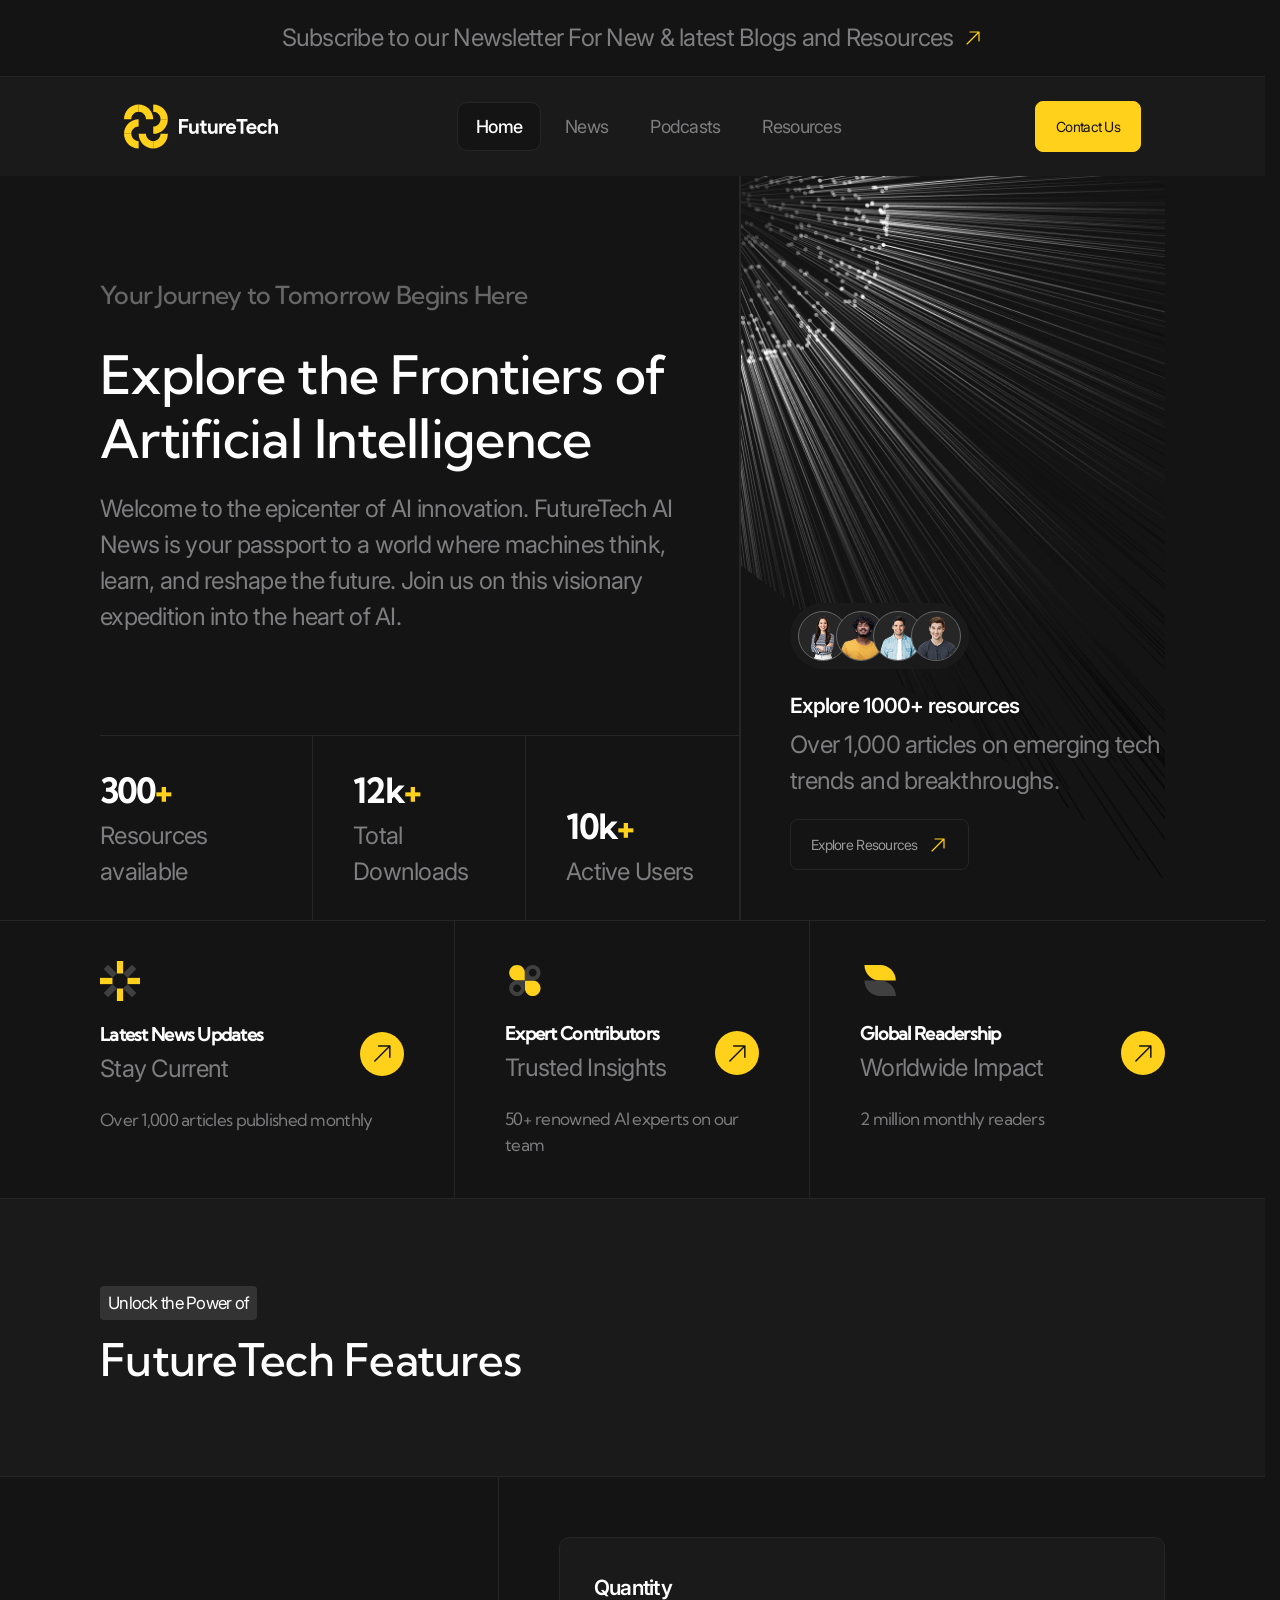
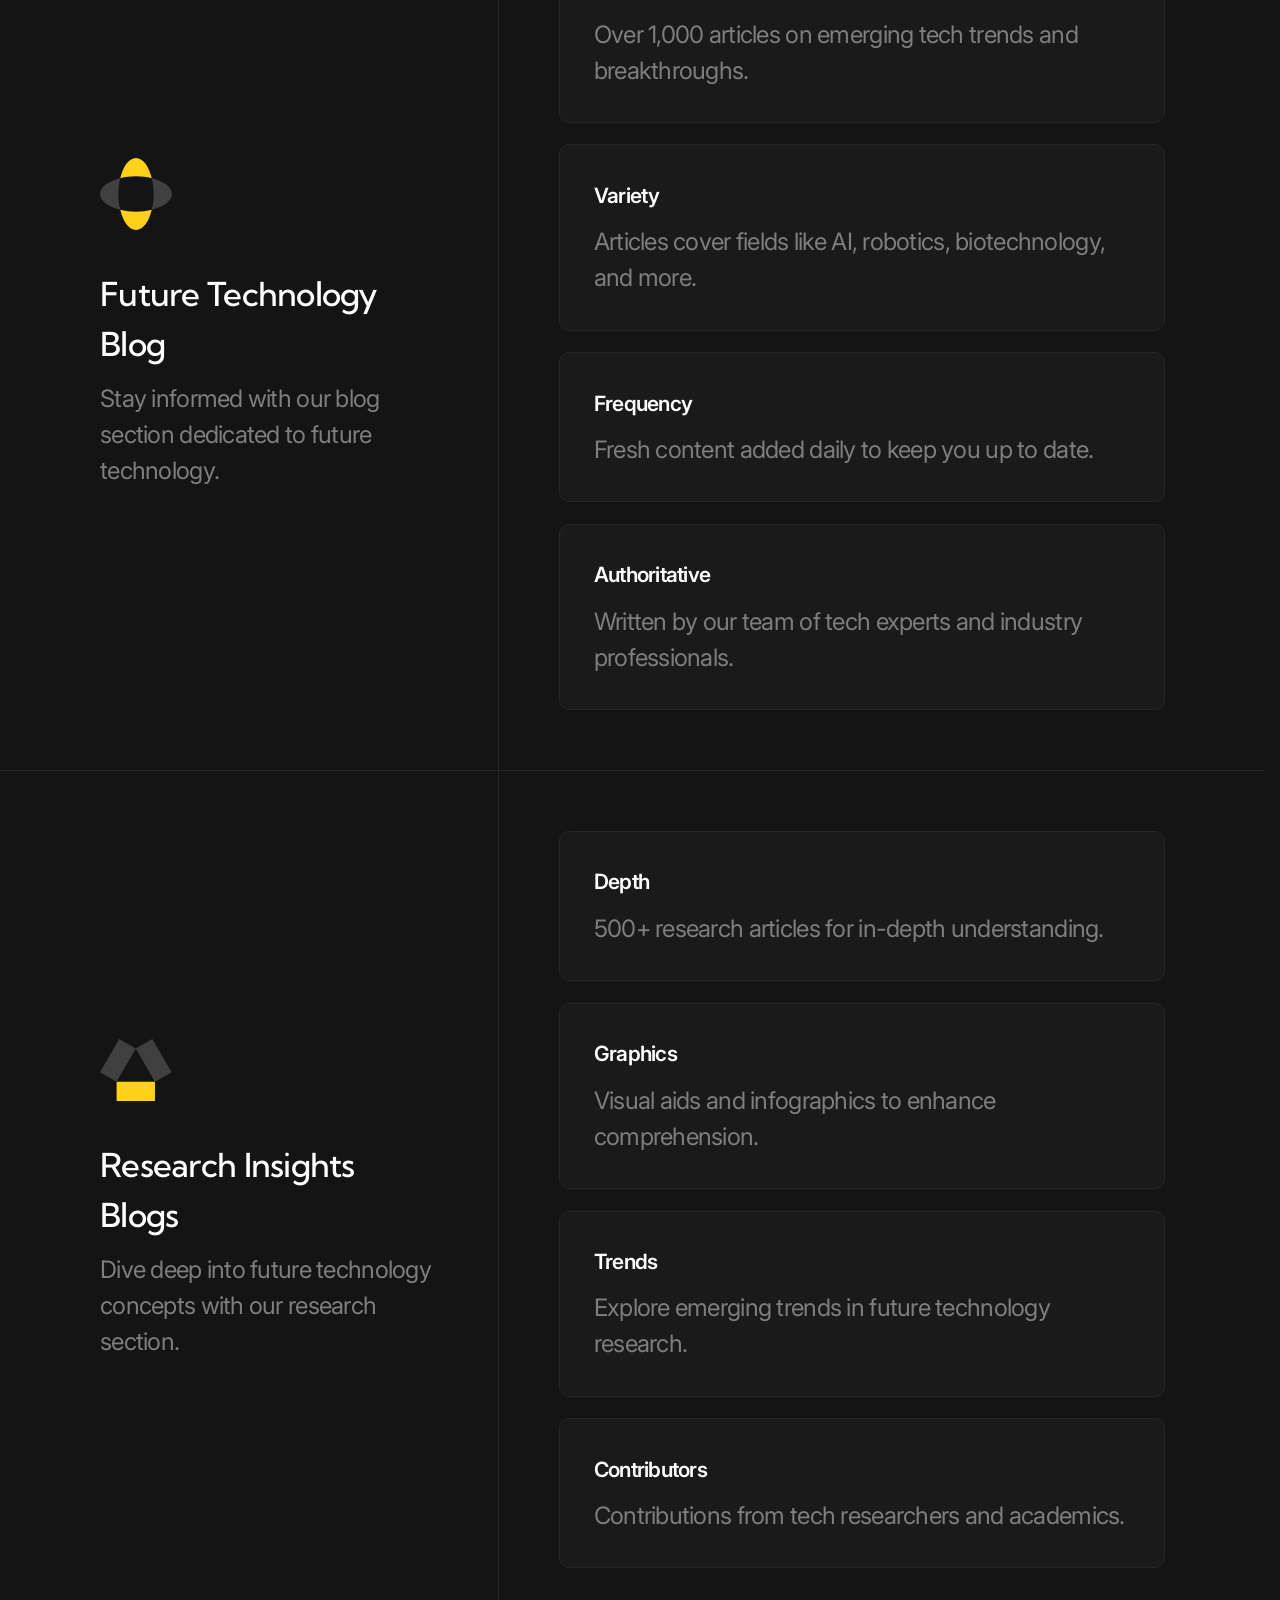
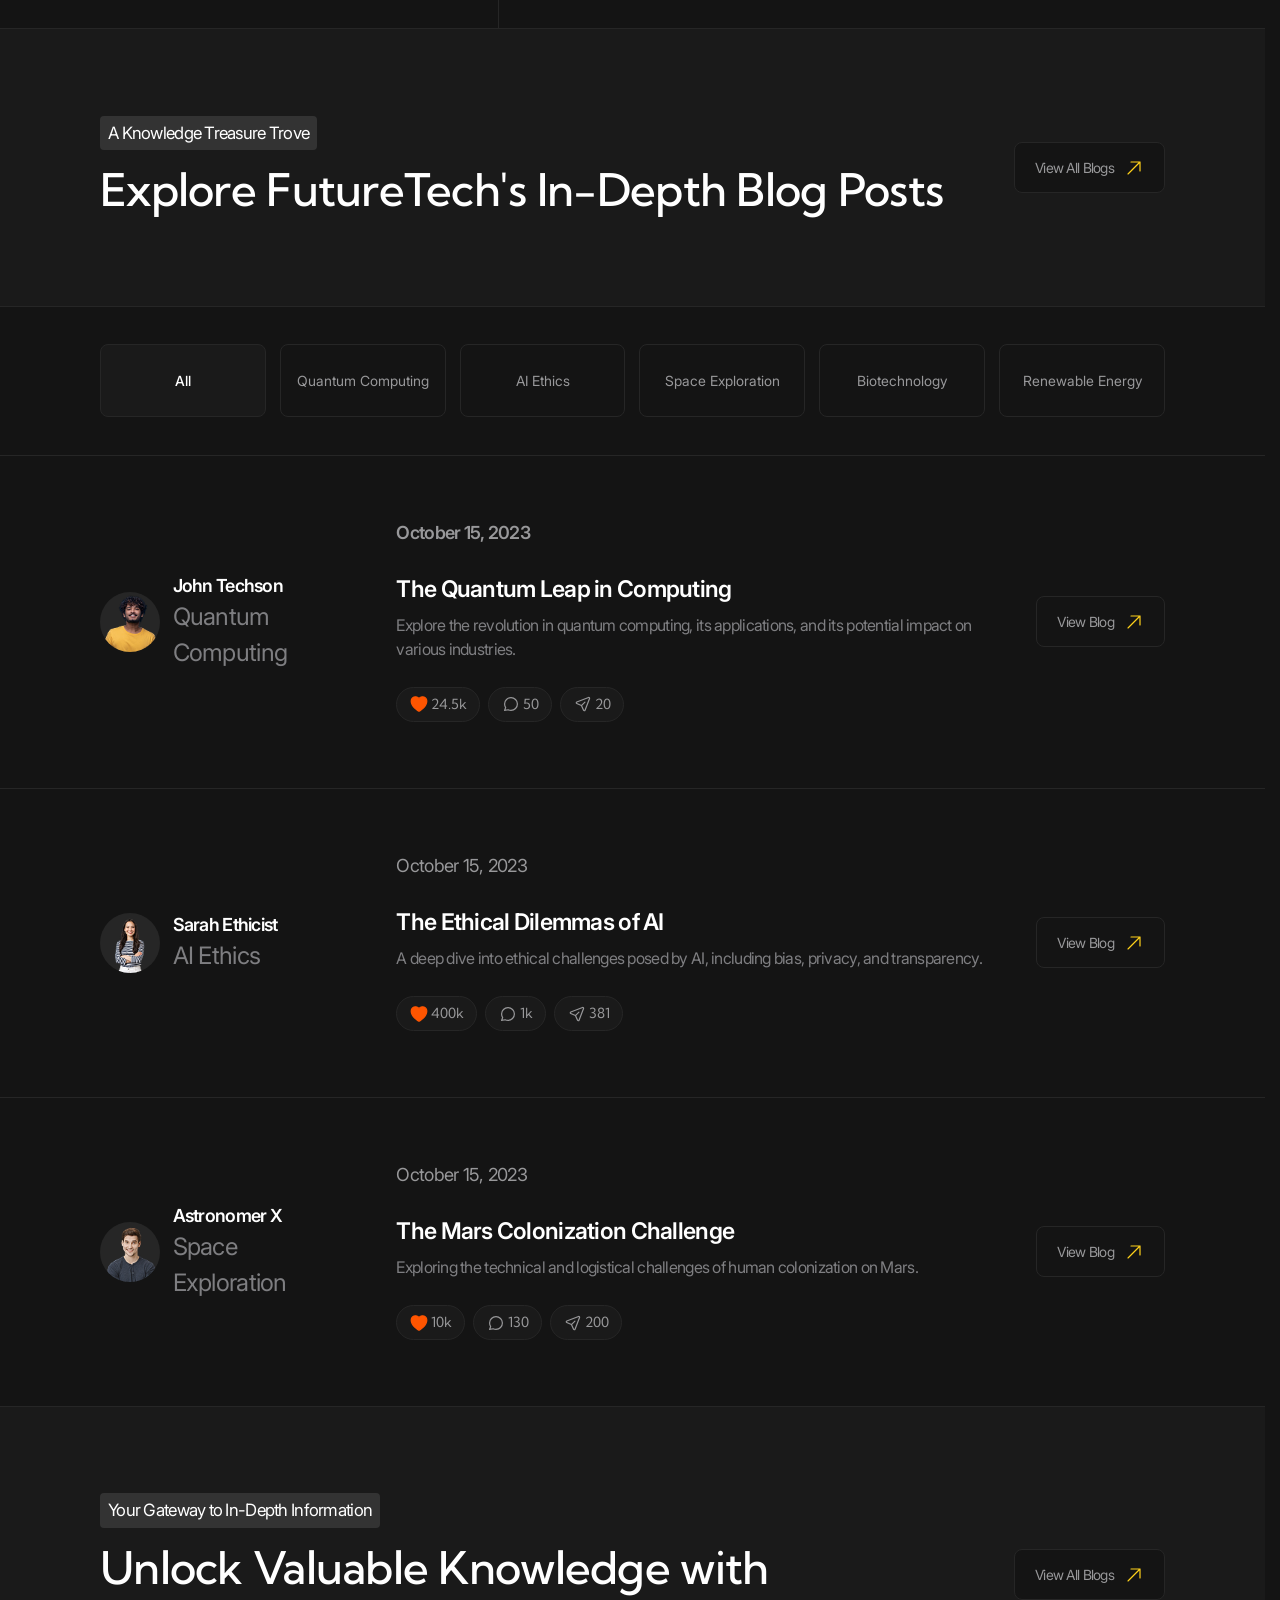
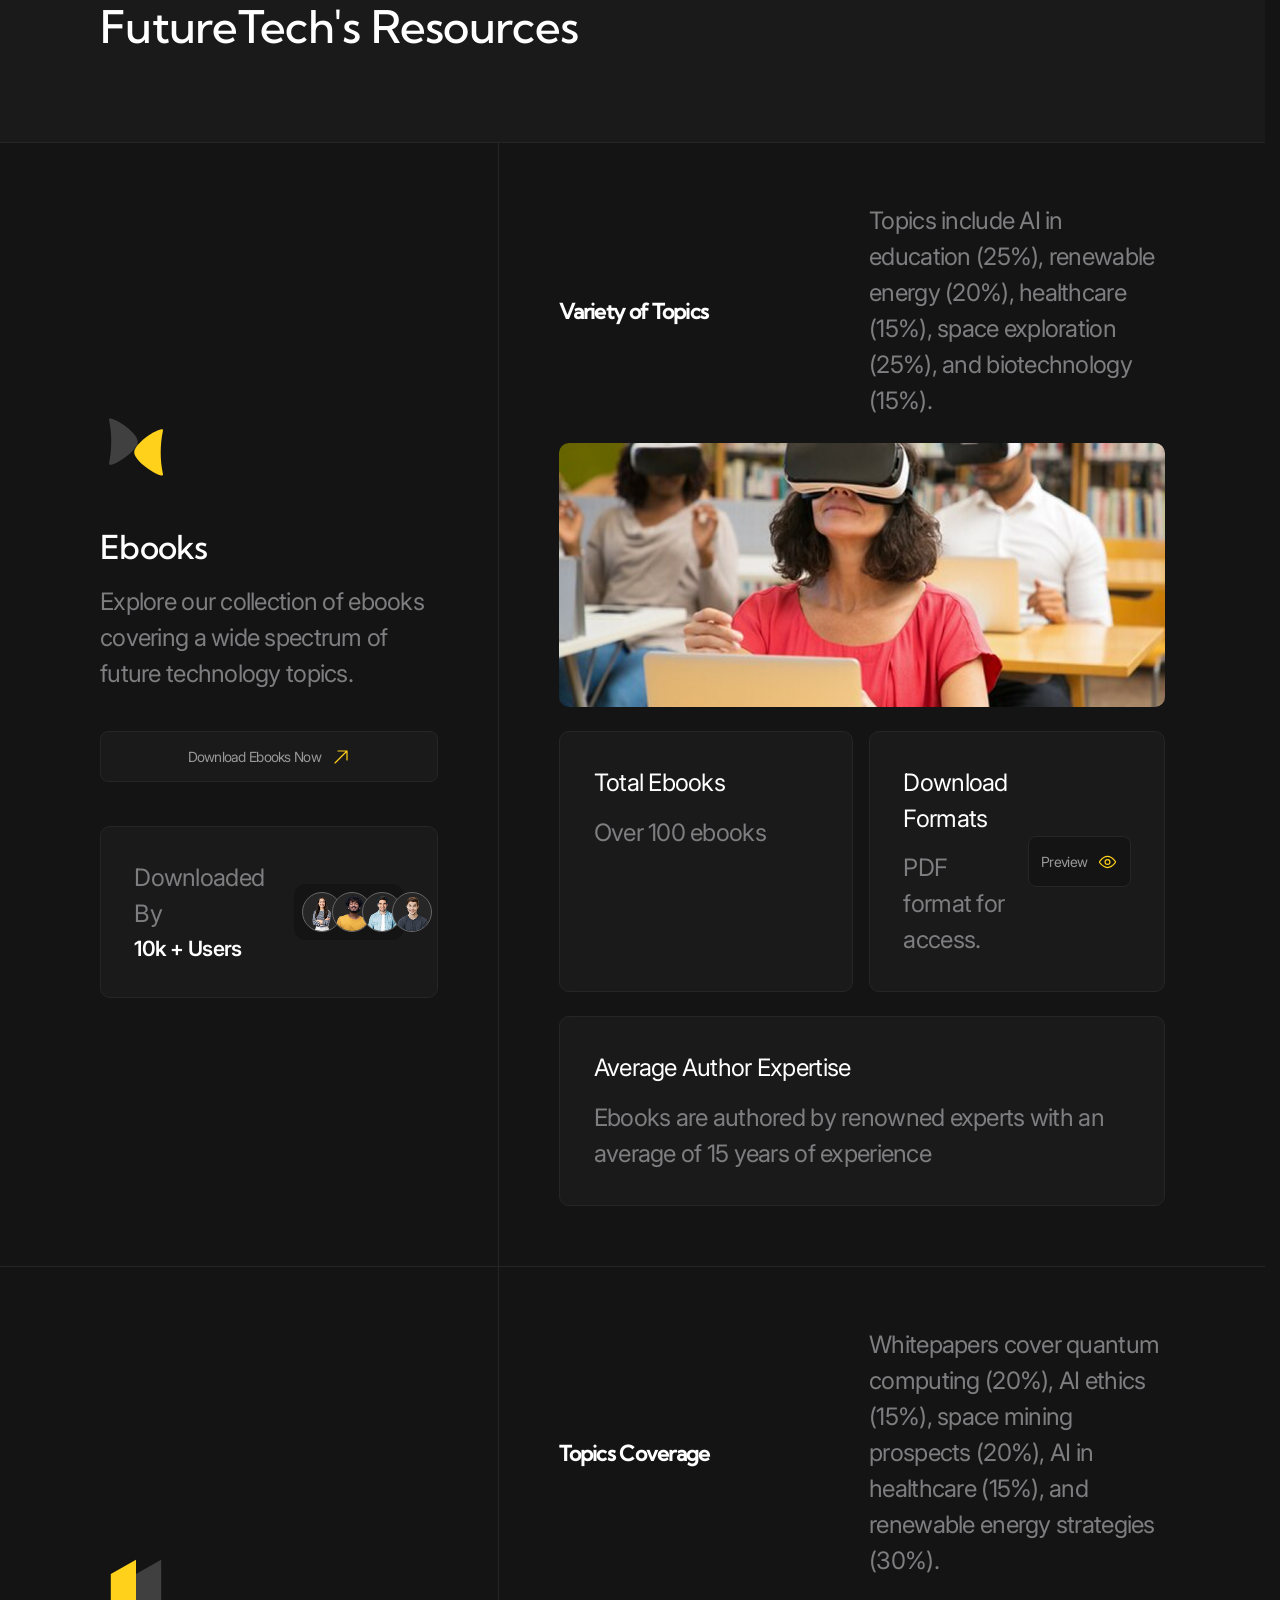
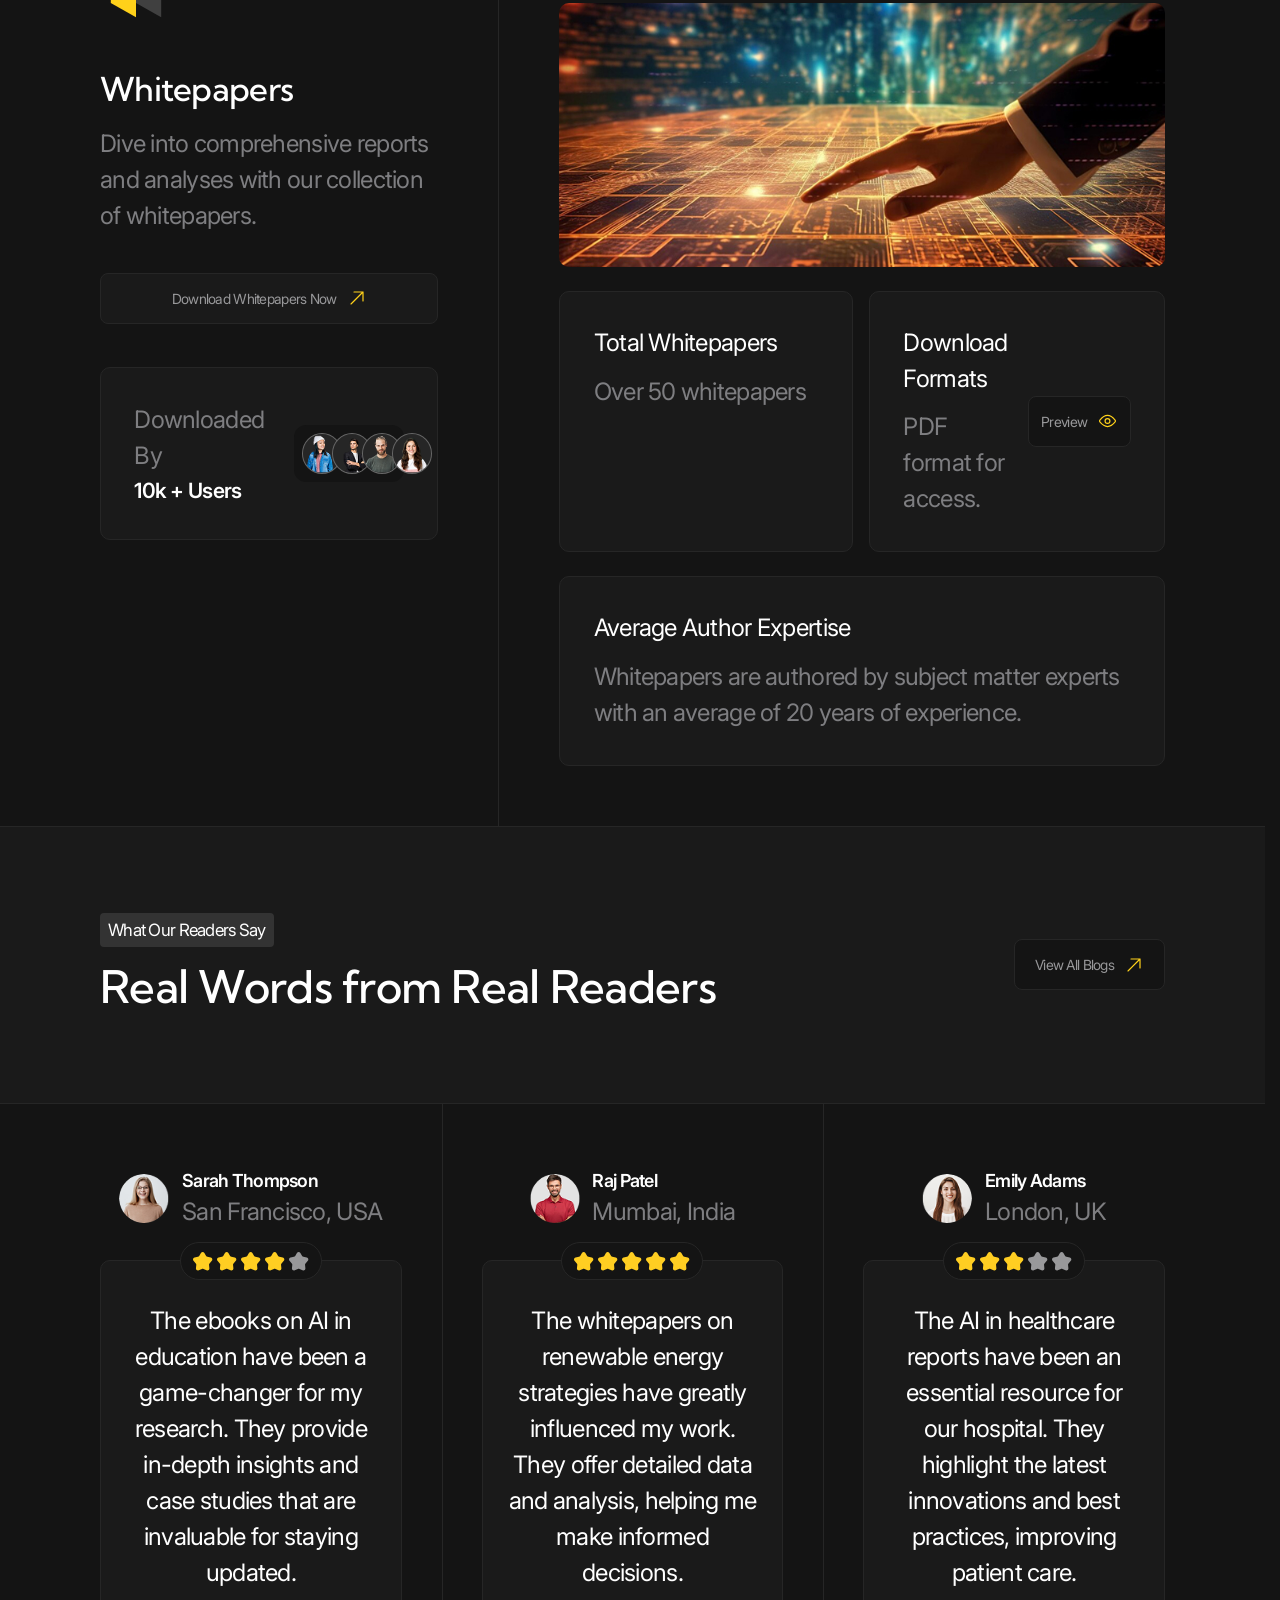
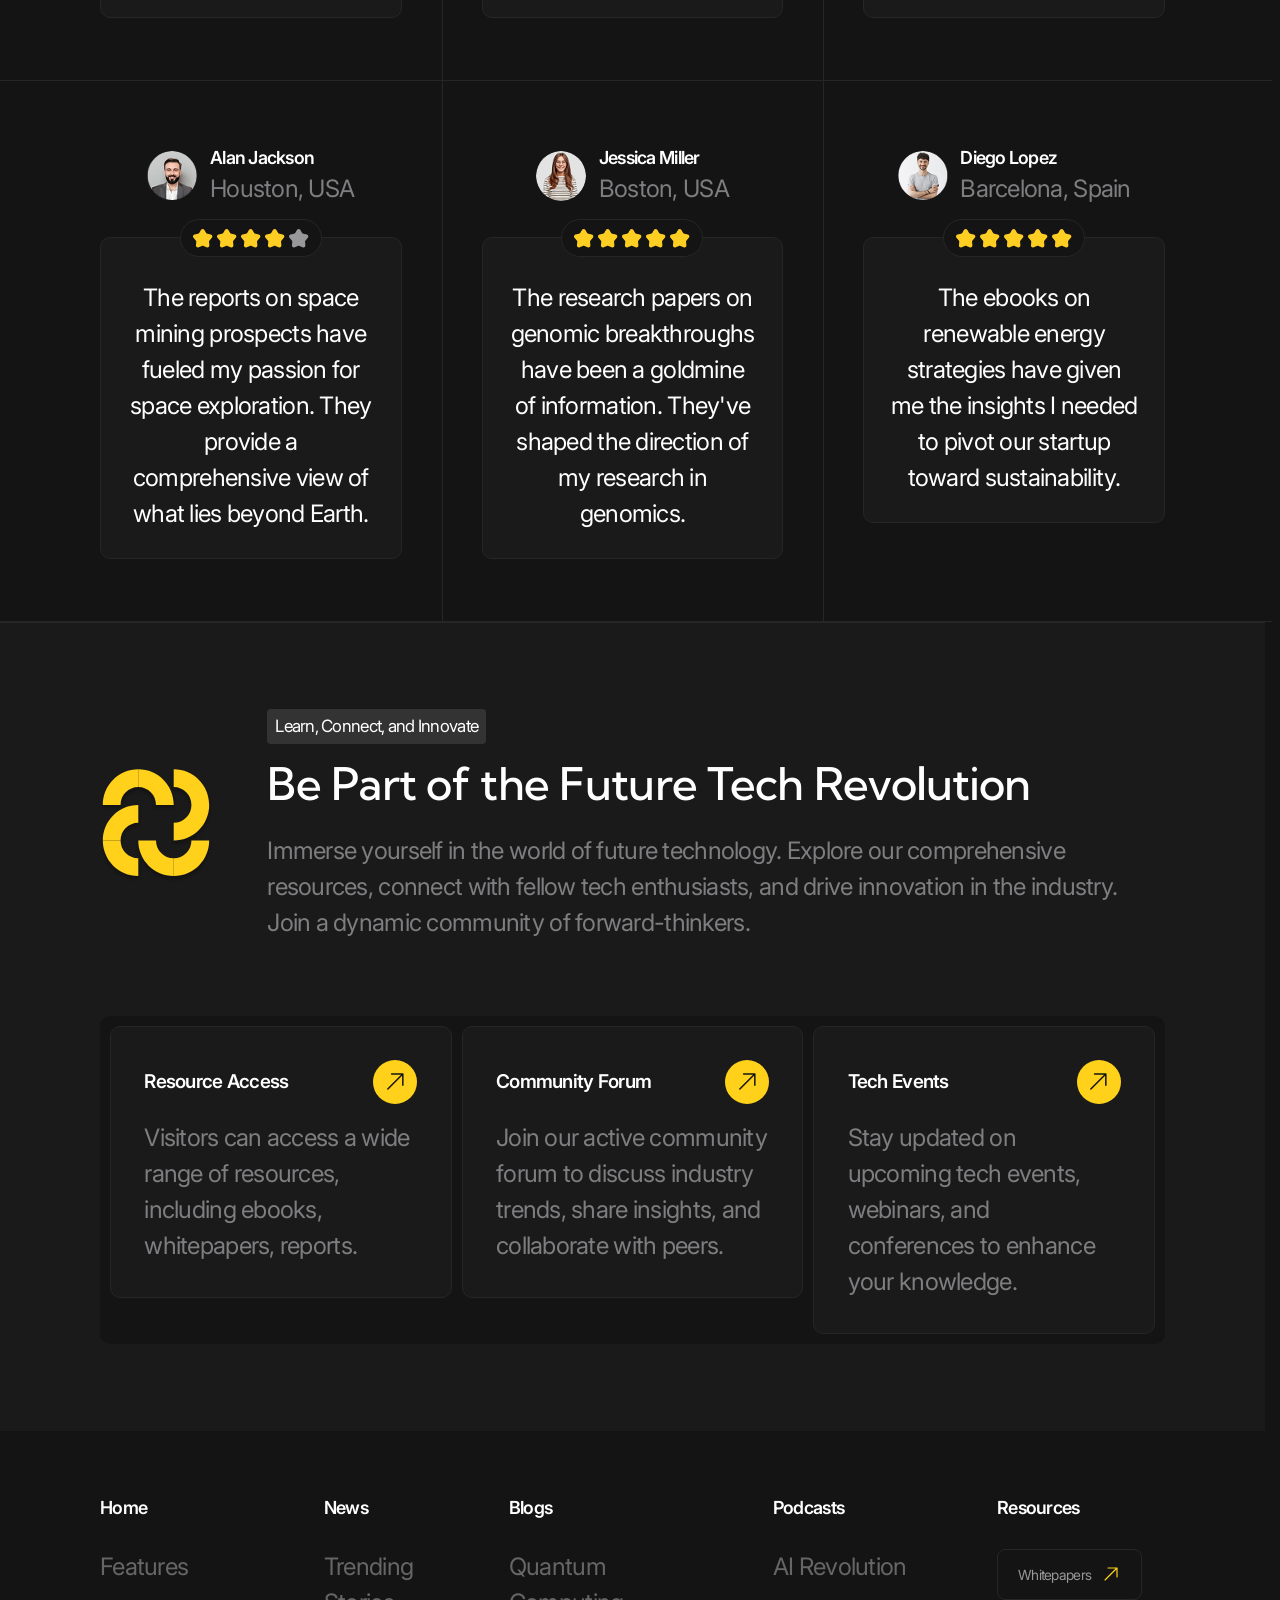
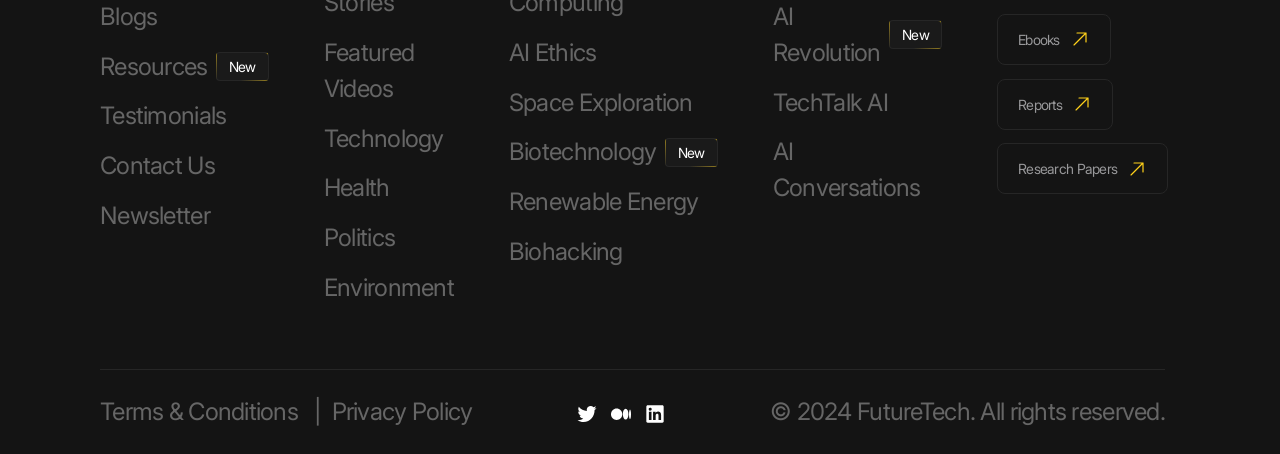
<file: index.html>
<!DOCTYPE html>
<html lang="en">
  <head>
    <meta charset="UTF-8" />
    <meta
      name="viewport"
      content="width=device-width, user-scalable=no, initial-scale=1.0, maximum-scale=1.0, minimum-scale=1.0"
    />
    <title>Future Tech | Home</title>
    <link rel="stylesheet" href="./styles/main.css" />
    <script src="./scripts/main.js" type="module" defer></script>
  </head>
  <body>
    <header class="header" data-js-header>
      <div class="header__promo">
        <div class="header__promo-inner container">
          <a href="#" class="header__promo-link">
            <span class="icon icon--yellow-arrow"
              >Subscribe to our Newsletter For New & latest Blogs and
              Resources</span
            >
          </a>
        </div>
      </div>
      <div class="header__body">
        <div class="header__body-inner container">
          <a href="#" class="header__logo logo" aria-label="Home" title="Home">
            <img
              src="./images/logo1.svg"
              alt=""
              class="logo__image"
              width="179"
              height="50"
            />
          </a>
          <div class="header__overlay" data-js-header-overlay>
            <nav class="header__menu">
              <ul class="header__menu-list">
                <li class="header__menu-item">
                  <a href="./index.html" class="header__menu-link is-active"
                    >Home</a
                  >
                </li>
                <li class="header__menu-item">
                  <a href="./news.html" class="header__menu-link">News</a>
                </li>
                <li class="header__menu-item">
                  <a href="./podcasts.html" class="header__menu-link"
                    >Podcasts</a
                  >
                </li>
                <li class="header__menu-item">
                  <a href="./resources.html" class="header__menu-link"
                    >Resources</a
                  >
                </li>
              </ul>
            </nav>
            <a
              href="./contacts.html"
              class="header__contact-us-link button button--accent"
              >Contact Us</a
            >
          </div>
          <button
            type="button"
            class="header__burger-button burger-button visible-mobile"
            aria-label="Open menu"
            title="Open menu"
            data-js-header-burger-button
          >
            <span class="burger-button__line"></span>
            <span class="burger-button__line"></span>
            <span class="burger-button__line"></span>
          </button>
        </div>
      </div>
    </header>

    <main>
      <section class="hero" aria-labelledby="hero-title">
        <div class="hero__main container">
          <div class="hero__body">
            <p class="hero__subtitle">Your Journey to Tomorrow Begins Here</p>
            <h1 class="hero__title" id="hero-title">
              Explore the Frontiers of Artificial Intelligence
            </h1>
            <div class="hero__description">
              <p>
                Welcome to the epicenter of AI innovation. FutureTech AI News is
                your passport to a world where machines think, learn, and
                reshape the future. Join us on this visionary expedition into
                the heart of AI.
              </p>
            </div>
          </div>
          <div
            class="hero__metrics metrics full-vw-line full-vw-line--top full-vw-line--left"
          >
            <dl class="metrics__list">
              <div class="metrics__item">
                <dt class="metrics__key">Resources available</dt>
                <dd class="metrics__value h3">
                  300<span class="metrics__sign">+</span>
                </dd>
              </div>
              <div class="metrics__item">
                <dt class="metrics__key">Total Downloads</dt>
                <dd class="metrics__value h3">
                  12k<span class="metrics__sign">+</span>
                </dd>
              </div>
              <div class="metrics__item">
                <dt class="metrics__key">Active Users</dt>
                <dd class="metrics__value h3">
                  10k<span class="metrics__sign">+</span>
                </dd>
              </div>
            </dl>
          </div>
          <div class="hero__resources-preview resources-preview">
            <div class="resources-preview__team team">
              <img
                width="60"
                height="60"
                src="./images/team/1.png"
                alt=""
                class="team__person"
              />
              <img
                width="60"
                height="60"
                src="./images/team/2.png"
                alt=""
                class="team__person"
              />
              <img
                width="60"
                height="60"
                src="./images/team/3.png"
                alt=""
                class="team__person"
              />
              <img
                width="60"
                height="60"
                src="./images/team/4.png"
                alt=""
                class="team__person"
              />
            </div>
            <div class="resources-preview__body">
              <p class="resources-preview__title h5">Explore 1000+ resources</p>
              <p class="resources-preview__subtitle">
                Over 1,000 articles on emerging tech trends and breakthroughs.
              </p>
            </div>
            <a href="" class="resources-preview__button button">
              <span class="icon icon--yellow-arrow">Explore Resources</span>
            </a>
          </div>
        </div>
        <div class="hero__advantages">
          <h2 class="visually-hidden">Our advantages</h2>
          <ul class="hero__advantages-list container">
            <li class="hero__advantages-item">
              <div class="advantage-card">
                <img
                  width="50"
                  height="50"
                  src="./images/advantages/icon-1.svg"
                  alt=""
                  class="advantage-card__image"
                />
                <a href="#" class="advantage-card__link circle-icon">
                  <h3 class="advantage-card__title h6">Latest News Updates</h3>
                  <p class="advantage-card__subtitle">Stay Current</p>
                </a>
                <p class="advantage-card__details">
                  Over 1,000 articles published monthly
                </p>
              </div>
            </li>
            <li class="hero__advantages-item">
              <div class="advantage-card">
                <img
                  width="50"
                  height="50"
                  src="./images/advantages/icon-2.svg"
                  alt=""
                  class="advantage-card__image"
                />
                <a href="#" class="advantage-card__link circle-icon">
                  <h3 class="advantage-card__title h6">Expert Contributors</h3>
                  <p class="advantage-card__subtitle">Trusted Insights</p>
                </a>
                <p class="advantage-card__details">
                  50+ renowned AI experts on our team
                </p>
              </div>
            </li>
            <li class="hero__advantages-item">
              <div class="advantage-card">
                <img
                  width="50"
                  height="50"
                  src="./images/advantages/icon-3.svg"
                  alt=""
                  class="advantage-card__image"
                />
                <a href="#" class="advantage-card__link circle-icon">
                  <h3 class="advantage-card__title h6">Global Readership</h3>
                  <p class="advantage-card__subtitle">Worldwide Impact</p>
                </a>
                <p class="advantage-card__details">2 million monthly readers</p>
              </div>
            </li>
          </ul>
        </div>
      </section>

      <section class="section" aria-labelledby="features-title">
        <header class="section__header">
          <div class="section__header-inner container">
            <div class="section__header-info">
              <p class="section__subtitle tag">Unlock the Power of</p>
              <h2 class="section__title" id="features-title">
                FutureTech Features
              </h2>
            </div>
          </div>
        </header>
        <div class="section__body">
          <ul class="list">
            <li class="list__item">
              <div class="card container">
                <div class="card__preview">
                  <div class="card__preview-main">
                    <img
                      class="card__preview-icon"
                      src="./images/features/1.svg"
                      alt=""
                      width="80"
                      height="80"
                    />
                    <div class="card__preview-info">
                      <h3 class="card__preview-title">
                        Future Technology Blog
                      </h3>
                      <div class="card__preview-description">
                        <p>
                          Stay informed with our blog section dedicated to
                          future technology.
                        </p>
                      </div>
                    </div>
                  </div>
                </div>
                <div class="card__body">
                  <div class="card__grid card__grid--2-cols">
                    <div class="card__cell tile">
                      <h4 class="card__cell-title h5">Quantity</h4>
                      <p class="card__cell-description">
                        Over 1,000 articles on emerging tech trends and
                        breakthroughs.
                      </p>
                    </div>
                    <div class="card__cell tile">
                      <h4 class="card__cell-title h5">Variety</h4>
                      <p class="card__cell-description">
                        Articles cover fields like AI, robotics, biotechnology,
                        and more.
                      </p>
                    </div>
                    <div class="card__cell tile">
                      <h4 class="card__cell-title h5">Frequency</h4>
                      <p class="card__cell-description">
                        Fresh content added daily to keep you up to date.
                      </p>
                    </div>
                    <div class="card__cell tile">
                      <h4 class="card__cell-title h5">Authoritative</h4>
                      <p class="card__cell-description">
                        Written by our team of tech experts and industry
                        professionals.
                      </p>
                    </div>
                  </div>
                </div>
              </div>
            </li>
            <li class="list__item">
              <div class="card container">
                <div class="card__preview">
                  <div class="card__preview-main">
                    <img
                      class="card__preview-icon"
                      src="./images/features/2.svg"
                      alt=""
                      width="80"
                      height="80"
                    />
                    <div class="card__preview-info">
                      <h3 class="card__preview-title">
                        Research Insights Blogs
                      </h3>
                      <div class="card__preview-description">
                        <p>
                          Dive deep into future technology concepts with our
                          research section.
                        </p>
                      </div>
                    </div>
                  </div>
                </div>
                <div class="card__body">
                  <div class="card__grid card__grid--2-cols">
                    <div class="card__cell tile">
                      <h4 class="card__cell-title h5">Depth</h4>
                      <p class="card__cell-description">
                        500+ research articles for in-depth understanding.
                      </p>
                    </div>
                    <div class="card__cell tile">
                      <h4 class="card__cell-title h5">Graphics</h4>
                      <p class="card__cell-description">
                        Visual aids and infographics to enhance comprehension.
                      </p>
                    </div>
                    <div class="card__cell tile">
                      <h4 class="card__cell-title h5">Trends</h4>
                      <p class="card__cell-description">
                        Explore emerging trends in future technology research.
                      </p>
                    </div>
                    <div class="card__cell tile">
                      <h4 class="card__cell-title h5">Contributors</h4>
                      <p class="card__cell-description">
                        Contributions from tech researchers and academics.
                      </p>
                    </div>
                  </div>
                </div>
              </div>
            </li>
          </ul>
        </div>
      </section>

      <section class="section" aria-labelledby="blog-title">
        <header class="section__header">
          <div class="section__header-inner container">
            <div class="section__header-info">
              <p class="section__subtitle tag">A Knowledge Treasure Trove</p>
              <h2 class="section__title" id="block-title">
                Explore FutureTech's In-Depth Blog Posts
              </h2>
            </div>
            <div class="section__actions">
              <a href="./blog.html" class="section__link button">
                <span class="icon icon--yellow-arrow">View All Blogs</span>
              </a>
            </div>
          </div>
        </header>
        <div class="section__body tabs" data-js-tabs>
          <h3 class="visually-hidden" id="blog-category-title">
            Blog category
          </h3>
          <header class="tabs__header">
            <div
              class="tabs__buttons container"
              role="tablist"
              aria-labelledby="blog-category-title"
            >
              <button
                id="tab-1"
                class="tabs__button is-active"
                type="button"
                role="tab"
                aria-controls="tabpanel-1"
                data-js-tabs-button
                aria-selected="false"
              >
                All
              </button>
              <button
                id="tab-2"
                class="tabs__button"
                type="button"
                role="tab"
                aria-controls="tabpanel-2"
                data-js-tabs-button
                aria-selected="true"
                tabindex="-1"
              >
                Quantum Computing
              </button>
              <button
                id="tab-3"
                class="tabs__button"
                type="button"
                role="tab"
                aria-controls="tabpanel-3"
                data-js-tabs-button
                aria-selected="false"
                tabindex="-1"
              >
                AI Ethics
              </button>
              <button
                id="tab-4"
                class="tabs__button"
                type="button"
                role="tab"
                aria-controls="tabpanel-4"
                data-js-tabs-button
                aria-selected="false"
                tabindex="-1"
              >
                Space Exploration
              </button>
              <button
                id="tab-5"
                class="tabs__button"
                type="button"
                role="tab"
                aria-controls="tabpanel-5"
                data-js-tabs-button
                aria-selected="false"
                tabindex="-1"
              >
                Biotechnology
              </button>
              <button
                id="tab-6"
                class="tabs__button"
                type="button"
                role="tab"
                aria-controls="tabpanel-6"
                data-js-tabs-button
                aria-selected="false"
                tabindex="-1"
              >
                Renewable Energy
              </button>
            </div>
          </header>
          <div class="tabs__body">
            <div
              class="tabs__content is-active"
              id="tabpanel-1"
              aria-labelledby="tab-1"
              tabindex="0"
              data-js-tabs-content
            >
              <ul class="list">
                <li class="list__item">
                  <article class="blog-card container">
                    <div class="blog-card__author person-card">
                      <img
                        src="./images/blog/1.png"
                        alt=""
                        class="person-card__image"
                        width="80"
                        height="80"
                      />
                      <div class="person-card__body">
                        <p class="person-card__name">John Techson</p>
                        <p class="person-card__department">Quantum Computing</p>
                      </div>
                    </div>
                    <div class="blog-card__body">
                      <time datetime="2023-10-15" class="blog-card__date h6"
                        >October 15, 2023</time
                      >
                      <div class="blog-card__info">
                        <h4 class="blog-card__title">
                          The Quantum Leap in Computing
                        </h4>
                        <div class="blog-card__description">
                          <p>
                            Explore the revolution in quantum computing, its
                            applications, and its potential impact on various
                            industries.
                          </p>
                        </div>
                      </div>
                      <div class="blog-card__actions blog-actions">
                        <ul class="blog-actions__list">
                          <li class="blog-actions__item">
                            <button
                              class="blog-actions__button is-active"
                              type="button"
                              aria-label="Dislike"
                              title="Dislike"
                            >
                              <span class="blog-actions__icon-wrapper">
                                <svg
                                  width="24"
                                  height="25"
                                  viewBox="0 0 24 25"
                                  fill="none"
                                  xmlns="http://www.w3.org/2000/svg"
                                >
                                  <path
                                    d="M11.645 21.4107L11.6384 21.4071L11.6158 21.3949C11.5965 21.3844 11.5689 21.3693 11.5336 21.3496C11.4629 21.3101 11.3612 21.2524 11.233 21.1769C10.9765 21.0261 10.6132 20.8039 10.1785 20.515C9.31074 19.9381 8.15122 19.0901 6.9886 18.0063C4.68781 15.8615 2.25 12.6751 2.25 8.75C2.25 5.82194 4.7136 3.5 7.6875 3.5C9.43638 3.5 11.0023 4.29909 12 5.5516C12.9977 4.29909 14.5636 3.5 16.3125 3.5C19.2864 3.5 21.75 5.82194 21.75 8.75C21.75 12.6751 19.3122 15.8615 17.0114 18.0063C15.8488 19.0901 14.6893 19.9381 13.8215 20.515C13.3868 20.8039 13.0235 21.0261 12.767 21.1769C12.6388 21.2524 12.5371 21.3101 12.4664 21.3496C12.4311 21.3693 12.4035 21.3844 12.3842 21.3949L12.3616 21.4071L12.355 21.4107L12.3523 21.4121C12.1323 21.5289 11.8677 21.5289 11.6477 21.4121L11.645 21.4107Z"
                                    stroke="#666666"
                                    stroke-width="1.5"
                                    stroke-linejoin="round"
                                  />
                                </svg>
                              </span>
                              <span>24.5k</span>
                            </button>
                          </li>
                          <li class="blog-actions__item">
                            <button
                              class="blog-actions__button"
                              type="button"
                              aria-label="Discuss"
                              title="Discuss"
                            >
                              <span class="blog-actions__icon-wrapper">
                                <svg
                                  width="24"
                                  height="25"
                                  viewBox="0 0 24 25"
                                  fill="none"
                                  xmlns="http://www.w3.org/2000/svg"
                                >
                                  <path
                                    d="M8.48581 19.6888C9.54657 20.2083 10.7392 20.5 12 20.5C16.4183 20.5 20 16.9183 20 12.5C20 8.08172 16.4183 4.5 12 4.5C7.58172 4.5 4 8.08172 4 12.5C4 14.1401 4.49356 15.665 5.34026 16.9341M8.48581 19.6888L4 20.5L5.34026 16.9341M8.48581 19.6888L8.49231 19.6877M5.34026 16.9341L5.34154 16.9308"
                                    stroke="#666666"
                                    stroke-width="1.5"
                                    stroke-linecap="round"
                                    stroke-linejoin="round"
                                  />
                                </svg>
                              </span>
                              <span>50</span>
                            </button>
                          </li>
                          <li class="blog-actions__item">
                            <button
                              class="blog-actions__button"
                              type="button"
                              aria-label="Share"
                              title="Share"
                            >
                              <span class="blog-actions__icon-wrapper">
                                <svg
                                  width="24"
                                  height="25"
                                  viewBox="0 0 24 25"
                                  fill="none"
                                  xmlns="http://www.w3.org/2000/svg"
                                >
                                  <path
                                    d="M10.0384 14.4616L4.1719 11.7951C3.36454 11.4281 3.39898 10.2697 4.22673 9.95134L18.8999 4.30781C19.7087 3.99675 20.5033 4.79139 20.1922 5.60013L14.5487 20.2733C14.2303 21.1011 13.072 21.1355 12.705 20.3281L10.0384 14.4616ZM10.0384 14.4616L14.4231 10.077"
                                    stroke="#666666"
                                    stroke-width="1.5"
                                    stroke-linecap="round"
                                    stroke-linejoin="round"
                                  />
                                </svg>
                              </span>
                              <span>20</span>
                            </button>
                          </li>
                        </ul>
                      </div>
                    </div>
                    <a href="#" class="blog-card__link button">
                      <span class="icon icon--yellow-arrow">View Blog</span>
                    </a>
                  </article>
                </li>
                <li class="list__item">
                  <article class="blog-card container">
                    <div class="blog-card__author person-card">
                      <img
                        src="./images/blog/2.png"
                        alt=""
                        class="person-card__image"
                        width="80"
                        height="80"
                      />
                      <div class="person-card__body">
                        <p class="person-card__name">Sarah Ethicist</p>
                        <p class="person-card__department">AI Ethics</p>
                      </div>
                    </div>
                    <div class="blog-card__body">
                      <time datetime="2023-10-15" class="blog-card__date"
                        >October 15, 2023</time
                      >
                      <div class="blog-card__info">
                        <h4 class="blog-card__title">
                          The Ethical Dilemmas of AI
                        </h4>
                        <div class="blog-card__description">
                          <p>
                            A deep dive into ethical challenges posed by AI,
                            including bias, privacy, and transparency.
                          </p>
                        </div>
                      </div>
                      <div class="blog-card__actions blog-actions">
                        <ul class="blog-actions__list">
                          <li class="blog-actions__item">
                            <button
                              class="blog-actions__button is-active"
                              type="button"
                              aria-label="Dislike"
                              title="Dislike"
                            >
                              <span class="blog-actions__icon-wrapper">
                                <svg
                                  width="24"
                                  height="25"
                                  viewBox="0 0 24 25"
                                  fill="none"
                                  xmlns="http://www.w3.org/2000/svg"
                                >
                                  <path
                                    d="M11.645 21.4107L11.6384 21.4071L11.6158 21.3949C11.5965 21.3844 11.5689 21.3693 11.5336 21.3496C11.4629 21.3101 11.3612 21.2524 11.233 21.1769C10.9765 21.0261 10.6132 20.8039 10.1785 20.515C9.31074 19.9381 8.15122 19.0901 6.9886 18.0063C4.68781 15.8615 2.25 12.6751 2.25 8.75C2.25 5.82194 4.7136 3.5 7.6875 3.5C9.43638 3.5 11.0023 4.29909 12 5.5516C12.9977 4.29909 14.5636 3.5 16.3125 3.5C19.2864 3.5 21.75 5.82194 21.75 8.75C21.75 12.6751 19.3122 15.8615 17.0114 18.0063C15.8488 19.0901 14.6893 19.9381 13.8215 20.515C13.3868 20.8039 13.0235 21.0261 12.767 21.1769C12.6388 21.2524 12.5371 21.3101 12.4664 21.3496C12.4311 21.3693 12.4035 21.3844 12.3842 21.3949L12.3616 21.4071L12.355 21.4107L12.3523 21.4121C12.1323 21.5289 11.8677 21.5289 11.6477 21.4121L11.645 21.4107Z"
                                    stroke="#666666"
                                    stroke-width="1.5"
                                    stroke-linejoin="round"
                                  />
                                </svg>
                              </span>
                              <span>400k</span>
                            </button>
                          </li>
                          <li class="blog-actions__item">
                            <button
                              class="blog-actions__button"
                              type="button"
                              aria-label="Discuss"
                              title="Discuss"
                            >
                              <span class="blog-actions__icon-wrapper">
                                <svg
                                  width="24"
                                  height="25"
                                  viewBox="0 0 24 25"
                                  fill="none"
                                  xmlns="http://www.w3.org/2000/svg"
                                >
                                  <path
                                    d="M8.48581 19.6888C9.54657 20.2083 10.7392 20.5 12 20.5C16.4183 20.5 20 16.9183 20 12.5C20 8.08172 16.4183 4.5 12 4.5C7.58172 4.5 4 8.08172 4 12.5C4 14.1401 4.49356 15.665 5.34026 16.9341M8.48581 19.6888L4 20.5L5.34026 16.9341M8.48581 19.6888L8.49231 19.6877M5.34026 16.9341L5.34154 16.9308"
                                    stroke="#666666"
                                    stroke-width="1.5"
                                    stroke-linecap="round"
                                    stroke-linejoin="round"
                                  />
                                </svg>
                              </span>
                              <span>1k</span>
                            </button>
                          </li>
                          <li class="blog-actions__item">
                            <button
                              class="blog-actions__button"
                              type="button"
                              aria-label="Share"
                              title="Share"
                            >
                              <span class="blog-actions__icon-wrapper">
                                <svg
                                  width="24"
                                  height="25"
                                  viewBox="0 0 24 25"
                                  fill="none"
                                  xmlns="http://www.w3.org/2000/svg"
                                >
                                  <path
                                    d="M10.0384 14.4616L4.1719 11.7951C3.36454 11.4281 3.39898 10.2697 4.22673 9.95134L18.8999 4.30781C19.7087 3.99675 20.5033 4.79139 20.1922 5.60013L14.5487 20.2733C14.2303 21.1011 13.072 21.1355 12.705 20.3281L10.0384 14.4616ZM10.0384 14.4616L14.4231 10.077"
                                    stroke="#666666"
                                    stroke-width="1.5"
                                    stroke-linecap="round"
                                    stroke-linejoin="round"
                                  />
                                </svg>
                              </span>
                              <span>381</span>
                            </button>
                          </li>
                        </ul>
                      </div>
                    </div>
                    <a href="#" class="blog-card__link button">
                      <span class="icon icon--yellow-arrow">View Blog</span>
                    </a>
                  </article>
                </li>
                <li class="list__item">
                  <article class="blog-card container">
                    <div class="blog-card__author person-card">
                      <img
                        src="./images/blog/3.png"
                        alt=""
                        class="person-card__image"
                        width="80"
                        height="80"
                      />
                      <div class="person-card__body">
                        <p class="person-card__name">Astronomer X</p>
                        <p class="person-card__department">Space Exploration</p>
                      </div>
                    </div>
                    <div class="blog-card__body">
                      <time datetime="2023-10-15" class="blog-card__date"
                        >October 15, 2023</time
                      >
                      <div class="blog-card__info">
                        <h4 class="blog-card__title">
                          The Mars Colonization Challenge
                        </h4>
                        <div class="blog-card__description">
                          <p>
                            Exploring the technical and logistical challenges of
                            human colonization on Mars.
                          </p>
                        </div>
                      </div>
                      <div class="blog-card__actions blog-actions">
                        <ul class="blog-actions__list">
                          <li class="blog-actions__item">
                            <button
                              class="blog-actions__button is-active"
                              type="button"
                              aria-label="Dislike"
                              title="Dislike"
                            >
                              <span class="blog-actions__icon-wrapper">
                                <svg
                                  width="24"
                                  height="25"
                                  viewBox="0 0 24 25"
                                  fill="none"
                                  xmlns="http://www.w3.org/2000/svg"
                                >
                                  <path
                                    d="M11.645 21.4107L11.6384 21.4071L11.6158 21.3949C11.5965 21.3844 11.5689 21.3693 11.5336 21.3496C11.4629 21.3101 11.3612 21.2524 11.233 21.1769C10.9765 21.0261 10.6132 20.8039 10.1785 20.515C9.31074 19.9381 8.15122 19.0901 6.9886 18.0063C4.68781 15.8615 2.25 12.6751 2.25 8.75C2.25 5.82194 4.7136 3.5 7.6875 3.5C9.43638 3.5 11.0023 4.29909 12 5.5516C12.9977 4.29909 14.5636 3.5 16.3125 3.5C19.2864 3.5 21.75 5.82194 21.75 8.75C21.75 12.6751 19.3122 15.8615 17.0114 18.0063C15.8488 19.0901 14.6893 19.9381 13.8215 20.515C13.3868 20.8039 13.0235 21.0261 12.767 21.1769C12.6388 21.2524 12.5371 21.3101 12.4664 21.3496C12.4311 21.3693 12.4035 21.3844 12.3842 21.3949L12.3616 21.4071L12.355 21.4107L12.3523 21.4121C12.1323 21.5289 11.8677 21.5289 11.6477 21.4121L11.645 21.4107Z"
                                    stroke="#666666"
                                    stroke-width="1.5"
                                    stroke-linejoin="round"
                                  />
                                </svg>
                              </span>
                              <span>10k</span>
                            </button>
                          </li>
                          <li class="blog-actions__item">
                            <button
                              class="blog-actions__button"
                              type="button"
                              aria-label="Discuss"
                              title="Discuss"
                            >
                              <span class="blog-actions__icon-wrapper">
                                <svg
                                  width="24"
                                  height="25"
                                  viewBox="0 0 24 25"
                                  fill="none"
                                  xmlns="http://www.w3.org/2000/svg"
                                >
                                  <path
                                    d="M8.48581 19.6888C9.54657 20.2083 10.7392 20.5 12 20.5C16.4183 20.5 20 16.9183 20 12.5C20 8.08172 16.4183 4.5 12 4.5C7.58172 4.5 4 8.08172 4 12.5C4 14.1401 4.49356 15.665 5.34026 16.9341M8.48581 19.6888L4 20.5L5.34026 16.9341M8.48581 19.6888L8.49231 19.6877M5.34026 16.9341L5.34154 16.9308"
                                    stroke="#666666"
                                    stroke-width="1.5"
                                    stroke-linecap="round"
                                    stroke-linejoin="round"
                                  />
                                </svg>
                              </span>
                              <span>130</span>
                            </button>
                          </li>
                          <li class="blog-actions__item">
                            <button
                              class="blog-actions__button"
                              type="button"
                              aria-label="Share"
                              title="Share"
                            >
                              <span class="blog-actions__icon-wrapper">
                                <svg
                                  width="24"
                                  height="25"
                                  viewBox="0 0 24 25"
                                  fill="none"
                                  xmlns="http://www.w3.org/2000/svg"
                                >
                                  <path
                                    d="M10.0384 14.4616L4.1719 11.7951C3.36454 11.4281 3.39898 10.2697 4.22673 9.95134L18.8999 4.30781C19.7087 3.99675 20.5033 4.79139 20.1922 5.60013L14.5487 20.2733C14.2303 21.1011 13.072 21.1355 12.705 20.3281L10.0384 14.4616ZM10.0384 14.4616L14.4231 10.077"
                                    stroke="#666666"
                                    stroke-width="1.5"
                                    stroke-linecap="round"
                                    stroke-linejoin="round"
                                  />
                                </svg>
                              </span>
                              <span>200</span>
                            </button>
                          </li>
                        </ul>
                      </div>
                    </div>
                    <a href="#" class="blog-card__link button">
                      <span class="icon icon--yellow-arrow">View Blog</span>
                    </a>
                  </article>
                </li>
              </ul>
            </div>
            <div
              class="tabs__content"
              id="tabpanel-2"
              aria-labelledby="tab-2"
              tabindex="0"
              data-js-tabs-content
            >
              Lorem ipsum dolor sit amet consectetur adipisicing elit. Porro,
              officia.
            </div>
            <div
              class="tabs__content"
              id="tabpanel-3"
              aria-labelledby="tab-3"
              tabindex="0"
              data-js-tabs-content
            >
              Lorem ipsum dolor sit amet consectetur adipisicing elit. Porro,
              officia.
            </div>
            <div
              class="tabs__content"
              id="tabpanel-4"
              aria-labelledby="tab-4"
              tabindex="0"
              data-js-tabs-content
            >
              Lorem ipsum dolor sit amet consectetur adipisicing elit. Porro,
              officia.
            </div>
            <div
              class="tabs__content"
              id="tabpanel-5"
              aria-labelledby="tab-5"
              tabindex="0"
              data-js-tabs-content
            >
              Lorem ipsum dolor sit amet consectetur adipisicing elit. Porro,
              officia.
            </div>
            <div
              class="tabs__content"
              id="tabpanel-6"
              aria-labelledby="tab-6"
              tabindex="0"
              data-js-tabs-content
            >
              Lorem ipsum dolor sit amet consectetur adipisicing elit. Porro,
              officia.
            </div>
          </div>
        </div>
      </section>

      <section class="section" aria-labelledby="resources-title">
        <header class="section__header">
          <div class="section__header-inner container">
            <div class="section__header-info">
              <p class="section__subtitle tag">
                Your Gateway to In-Depth Information
              </p>
              <h2 class="section__title" id="resources-title">
                Unlock Valuable Knowledge with <br> FutureTech's Resources
              </h2>
            </div>
            <div class="section__actions">
              <a href="./blog.html" class="section__link button">
                <span class="icon icon--yellow-arrow">View All Blogs</span>
              </a>
            </div>
          </div>
        </header>
        <div class="section__body">
          <ul class="list">
            <li class="list__item">
              <div class="card container">
                <div class="card__preview">
                  <div class="card__preview-main">
                    <img
                      class="card__preview-icon"
                      src="./images/resources/1.svg"
                      alt=""
                      width="80"
                      height="80"
                    />
                    <div class="card__preview-info">
                      <h3 class="card__preview-title">Ebooks</h3>
                      <div class="card__preview-description">
                        <p>
                          Explore our collection of ebooks covering a wide
                          spectrum of future technology topics.
                        </p>
                      </div>
                    </div>
                    <a
                      href=""
                      class="card__preview-link button button--dark-gray"
                    >
                      <span class="icon icon--yellow-arrow"
                        >Download Ebooks Now</span
                      >
                    </a>
                  </div>
                  <div class="card__preview-extra">
                    <div class="download-info tile">
                      <div class="download-info__body">
                        <p class="download-info__title">Downloaded By</p>
                        <p class="download-info__subtitle h5">10k + Users</p>
                      </div>
                      <div class="download-info__team team">
                        <img
                          width="50"
                          height="50"
                          src="./images/team/1.png"
                          alt=""
                          class="team__person"
                        />
                        <img
                          width="50"
                          height="50"
                          src="./images/team/2.png"
                          alt=""
                          class="team__person"
                        />
                        <img
                          width="50"
                          height="50"
                          src="./images/team/3.png"
                          alt=""
                          class="team__person"
                        />
                        <img
                          width="50"
                          height="50"
                          src="./images/team/4.png"
                          alt=""
                          class="team__person"
                        />
                      </div>
                    </div>
                  </div>
                </div>
                <div class="card__body">
                  <div class="card__grid card__grid--2-cols-alt">
                    <div class="card__cell">
                      <h3 class="card__cell-title h5">Variety of Topics</h3>
                    </div>
                    <div class="card__cell">
                      <p class="card__cell-description">
                        Topics include AI in education (25%), renewable energy
                        (20%), healthcare (15%), space exploration (25%), and
                        biotechnology (15%).
                      </p>
                    </div>
                    <div class="card__cell card__cell--wide">
                      <img
                        class="card__cell-image"
                        width="917"
                        height="332"
                        src="./images/resources/details-1.jpg"
                        alt=""
                      />
                    </div>
                    <div class="card__cell tile">
                      <h4 class="card__cell-subtitle">Total Ebooks</h4>
                      <p class="card__cell-description">Over 100 ebooks</p>
                    </div>
                    <div class="card__cell tile">
                      <h4 class="card__cell-subtitle">Download Formats</h4>
                      <p class="card__cell-description">
                        PDF format for access.
                      </p>
                      <a href="#" class="card__cell-link button">
                        <span class="icon icon--yellow-eye">Preview</span>
                      </a>
                    </div>
                    <div class="card__cell card__cell--wide tile">
                      <h4 class="card__cell-subtitle">
                        Average Author Expertise
                      </h4>
                      <p class="card__cell-description">
                        Ebooks are authored by renowned experts with an average
                        of 15 years of experience
                      </p>
                    </div>
                  </div>
                </div>
              </div>
            </li>
            <li class="list__item">
              <div class="card container">
                <div class="card__preview">
                  <div class="card__preview-main">
                    <img
                      class="card__preview-icon"
                      src="./images/resources/2.svg"
                      alt=""
                      width="80"
                      height="80"
                    />
                    <div class="card__preview-info">
                      <h3 class="card__preview-title">Whitepapers</h3>
                      <div class="card__preview-description">
                        <p>
                          Dive into comprehensive reports and analyses with our
                          collection of whitepapers.
                        </p>
                      </div>
                    </div>
                    <a
                      href=""
                      class="card__preview-link button button--dark-gray"
                    >
                      <span class="icon icon--yellow-arrow"
                        >Download Whitepapers Now</span
                      >
                    </a>
                  </div>
                  <div class="card__preview-extra">
                    <div class="download-info tile">
                      <div class="download-info__body">
                        <p class="download-info__title">Downloaded By</p>
                        <p class="download-info__subtitle h5">10k + Users</p>
                      </div>
                      <div class="download-info__team team">
                        <img
                          width="50"
                          height="50"
                          src="./images/resources/team/1.png"
                          alt=""
                          class="team__person"
                        />
                        <img
                          width="50"
                          height="50"
                          src="./images/resources/team/2.png"
                          alt=""
                          class="team__person"
                        />
                        <img
                          width="50"
                          height="50"
                          src="./images/resources/team/3.png"
                          alt=""
                          class="team__person"
                        />
                        <img
                          width="50"
                          height="50"
                          src="./images/resources/team/4.png"
                          alt=""
                          class="team__person"
                        />
                      </div>
                    </div>
                  </div>
                </div>
                <div class="card__body">
                  <div class="card__grid card__grid--2-cols-alt">
                    <div class="card__cell">
                      <h3 class="card__cell-title h5">Topics Coverage</h3>
                    </div>
                    <div class="card__cell">
                      <p class="card__cell-description">
                        Whitepapers cover quantum computing (20%), AI ethics
                        (15%), space mining prospects (20%), AI in healthcare
                        (15%), and renewable energy strategies (30%).
                      </p>
                    </div>
                    <div class="card__cell card__cell--wide">
                      <img
                        class="card__cell-image"
                        width="917"
                        height="332"
                        src="./images/resources/details-2.jpg"
                        alt=""
                      />
                    </div>
                    <div class="card__cell tile">
                      <h4 class="card__cell-subtitle">Total Whitepapers</h4>
                      <p class="card__cell-description">Over 50 whitepapers</p>
                    </div>
                    <div class="card__cell tile">
                      <h4 class="card__cell-subtitle">Download Formats</h4>
                      <p class="card__cell-description">
                        PDF format for access.
                      </p>
                      <a href="#" class="card__cell-link button">
                        <span class="icon icon--yellow-eye">Preview</span>
                      </a>
                    </div>
                    <div class="card__cell card__cell--wide tile">
                      <h4 class="card__cell-subtitle">
                        Average Author Expertise
                      </h4>
                      <p class="card__cell-description">
                        Whitepapers are authored by subject matter experts with
                        an average of 20 years of experience.
                      </p>
                    </div>
                  </div>
                </div>
              </div>
            </li>
          </ul>
        </div>
      </section>

      <section class="section" aria-labelledby="reviews-title">
        <header class="section__header">
          <div class="section__header-inner container">
            <div class="section__header-info">
              <p class="section__subtitle tag">What Our Readers Say</p>
              <h2 class="section__title" id="reviews-title">
                Real Words from Real Readers
              </h2>
            </div>
            <div class="section__actions">
              <a href="./blog.html" class="section__link button">
                <span class="icon icon--yellow-arrow">View All Blogs</span>
              </a>
            </div>
          </div>
        </header>
        <div class="section__body">
          <ul class="bordered-grid bordered-grid--3-cols container">
            <li class="bordered-grid__item">
              <div class="review-card">
                <div class="review-card__author person-card">
                  <img
                    src="./images/reviews/pers-1.png"
                    alt=""
                    class="person-card__image"
                    width="60"
                    height="60"
                  />
                  <div class="person-card__body">
                    <p class="person-card__name">Sarah Thompson</p>
                    <p class="person-card__department">San Francisco, USA</p>
                  </div>
                </div>
                <div class="review-card__body tile">
                  <div
                    class="review-card__rating-view rating-view"
                    aria-label="Rating 5 star"
                    title="Rating 5 star"
                  >
                    <div class="rating-view__star is-active"></div>
                    <div class="rating-view__star is-active"></div>
                    <div class="rating-view__star is-active"></div>
                    <div class="rating-view__star is-active"></div>
                    <div class="rating-view__star"></div>
                  </div>
                  <blockquote class="review-card__description">
                    <p>
                      The ebooks on AI in education have been a game-changer for
                      my research. They provide in-depth insights and case
                      studies that are invaluable for staying updated.
                    </p>
                  </blockquote>
                </div>
              </div>
            </li>
            <li class="bordered-grid__item">
              <div class="review-card">
                <div class="review-card__author person-card">
                  <img
                    src="./images/reviews/pers-2.png"
                    alt=""
                    class="person-card__image"
                    width="60"
                    height="60"
                  />
                  <div class="person-card__body">
                    <p class="person-card__name">Raj Patel</p>
                    <p class="person-card__department">Mumbai, India</p>
                  </div>
                </div>
                <div class="review-card__body tile">
                  <div
                    class="review-card__rating-view rating-view"
                    aria-label="Rating 5 star"
                    title="Rating 5 star"
                  >
                    <div class="rating-view__star is-active"></div>
                    <div class="rating-view__star is-active"></div>
                    <div class="rating-view__star is-active"></div>
                    <div class="rating-view__star is-active"></div>
                    <div class="rating-view__star is-active"></div>
                  </div>
                  <blockquote class="review-card__description">
                    <p>
                      The whitepapers on renewable energy strategies have
                      greatly influenced my work. They offer detailed data and
                      analysis, helping me make informed decisions.
                    </p>
                  </blockquote>
                </div>
              </div>
            </li>
            <li class="bordered-grid__item">
              <div class="review-card">
                <div class="review-card__author person-card">
                  <img
                    src="./images/reviews/pers-3.png"
                    alt=""
                    class="person-card__image"
                    width="60"
                    height="60"
                  />
                  <div class="person-card__body">
                    <p class="person-card__name">Emily Adams</p>
                    <p class="person-card__department">London, UK</p>
                  </div>
                </div>
                <div class="review-card__body tile">
                  <div
                    class="review-card__rating-view rating-view"
                    aria-label="Rating 5 star"
                    title="Rating 5 star"
                  >
                    <div class="rating-view__star is-active"></div>
                    <div class="rating-view__star is-active"></div>
                    <div class="rating-view__star is-active"></div>
                    <div class="rating-view__star"></div>
                    <div class="rating-view__star"></div>
                  </div>
                  <blockquote class="review-card__description">
                    <p>
                      The AI in healthcare reports have been an essential
                      resource for our hospital. They highlight the latest
                      innovations and best practices, improving patient care.
                    </p>
                  </blockquote>
                </div>
              </div>
            </li>
            <li class="bordered-grid__item">
              <div class="review-card">
                <div class="review-card__author person-card">
                  <img
                    src="./images/reviews/pers-4.png"
                    alt=""
                    class="person-card__image"
                    width="60"
                    height="60"
                  />
                  <div class="person-card__body">
                    <p class="person-card__name">Alan Jackson</p>
                    <p class="person-card__department">Houston, USA</p>
                  </div>
                </div>
                <div class="review-card__body tile">
                  <div
                    class="review-card__rating-view rating-view"
                    aria-label="Rating 5 star"
                    title="Rating 5 star"
                  >
                    <div class="rating-view__star is-active"></div>
                    <div class="rating-view__star is-active"></div>
                    <div class="rating-view__star is-active"></div>
                    <div class="rating-view__star is-active"></div>
                    <div class="rating-view__star"></div>
                  </div>
                  <blockquote class="review-card__description">
                    <p>
                      The reports on space mining prospects have fueled my
                      passion for space exploration. They provide a
                      comprehensive view of what lies beyond Earth.
                    </p>
                  </blockquote>
                </div>
              </div>
            </li>
            <li class="bordered-grid__item">
              <div class="review-card">
                <div class="review-card__author person-card">
                  <img
                    src="./images/reviews/pers-5.png"
                    alt=""
                    class="person-card__image"
                    width="60"
                    height="60"
                  />
                  <div class="person-card__body">
                    <p class="person-card__name">Jessica Miller</p>
                    <p class="person-card__department">Boston, USA</p>
                  </div>
                </div>
                <div class="review-card__body tile">
                  <div
                    class="review-card__rating-view rating-view"
                    aria-label="Rating 5 star"
                    title="Rating 5 star"
                  >
                    <div class="rating-view__star is-active"></div>
                    <div class="rating-view__star is-active"></div>
                    <div class="rating-view__star is-active"></div>
                    <div class="rating-view__star is-active"></div>
                    <div class="rating-view__star is-active"></div>
                  </div>
                  <blockquote class="review-card__description">
                    <p>
                      The research papers on genomic breakthroughs have been a
                      goldmine of information. They've shaped the direction of
                      my research in genomics.
                    </p>
                  </blockquote>
                </div>
              </div>
            </li>
            <li class="bordered-grid__item">
              <div class="review-card">
                <div class="review-card__author person-card">
                  <img
                    src="./images/reviews/pers-6.png"
                    alt=""
                    class="person-card__image"
                    width="60"
                    height="60"
                  />
                  <div class="person-card__body">
                    <p class="person-card__name">Diego Lopez</p>
                    <p class="person-card__department">Barcelona, Spain</p>
                  </div>
                </div>
                <div class="review-card__body tile">
                  <div
                    class="review-card__rating-view rating-view"
                    aria-label="Rating 5 star"
                    title="Rating 5 star"
                  >
                    <div class="rating-view__star is-active"></div>
                    <div class="rating-view__star is-active"></div>
                    <div class="rating-view__star is-active"></div>
                    <div class="rating-view__star is-active"></div>
                    <div class="rating-view__star is-active"></div>
                  </div>
                  <blockquote class="review-card__description">
                    <p>
                      The ebooks on renewable energy strategies have given me
                      the insights I needed to pivot our startup toward
                      sustainability.
                    </p>
                  </blockquote>
                </div>
              </div>
            </li>
          </ul>
        </div>
      </section>

      <section class="about" aria-labelledby="about-title">
        <div class="about__inner container">
          <header class="about__header">
            <img
              width="150"
              height="150"
              src="./images/about/icon.svg"
              alt=""
              class="about__icon"
            />
            <div class="about__info">
              <p class="about__subtitle tag">Learn, Connect, and Innovate</p>
              <h2 class="about__title" id="about-title">
                Be Part of the Future Tech Revolution
              </h2>
            </div>
            <div class="about__description">
              <p>
                Immerse yourself in the world of future technology. Explore our
                comprehensive resources, connect with fellow tech enthusiasts,
                and drive innovation in the industry. Join a dynamic community
                of forward-thinkers.
              </p>
            </div>
          </header>
          <ul class="about__list">
            <li class="about__item">
              <a href="" class="about-card tile">
                <h3 class="about-card__title circle-icon">Resource Access</h3>
                <div class="about-card__description">
                  <p>
                    Visitors can access a wide range of resources, including
                    ebooks, whitepapers, reports.
                  </p>
                </div>
              </a>
            </li>
            <li class="about__item">
              <a href="" class="about-card tile">
                <h3 class="about-card__title circle-icon">Community Forum</h3>
                <div class="about-card__description">
                  <p>
                    Join our active community forum to discuss industry trends,
                    share insights, and collaborate with peers.
                  </p>
                </div>
              </a>
            </li>
            <li class="about__item">
              <a href="" class="about-card tile">
                <h3 class="about-card__title circle-icon">Tech Events</h3>
                <div class="about-card__description">
                  <p>
                    Stay updated on upcoming tech events, webinars, and
                    conferences to enhance your knowledge.
                  </p>
                </div>
              </a>
            </li>
          </ul>
        </div>
      </section>
    </main>

    <footer class="footer">
      <div class="footer__inner container">
        <div class="footer__body">
          <nav class="footer__menu">
            <div class="footer__menu-column">
              <a href="#" class="footer__menu-main-link h6">Home</a>
              <ul class="footer__menu-list">
                <li class="footer__menu-item">
                  <a href="#" class="footer__menu-link">Features</a>
                </li>
                <li class="footer__menu-item">
                  <a href="#" class="footer__menu-link">Blogs</a>
                </li>
                <li class="footer__menu-item">
                  <a href="#" class="footer__menu-link">Resources</a>
                  <span class="badge">New</span>
                </li>
                <li class="footer__menu-item">
                  <a href="#" class="footer__menu-link">Testimonials</a>
                </li>
                <li class="footer__menu-item">
                  <a href="#" class="footer__menu-link">Contact Us</a>
                </li>
                <li class="footer__menu-item">
                  <a href="#" class="footer__menu-link">Newsletter</a>
                </li>
              </ul>
            </div>
            <div class="footer__menu-column">
              <a href="#" class="footer__menu-main-link h6">News</a>
              <ul class="footer__menu-list">
                <li class="footer__menu-item">
                  <a href="#" class="footer__menu-link">Trending Stories</a>
                </li>
                <li class="footer__menu-item">
                  <a href="#" class="footer__menu-link">Featured Videos</a>
                </li>
                <li class="footer__menu-item">
                  <a href="#" class="footer__menu-link">Technology</a>
                </li>
                <li class="footer__menu-item">
                  <a href="#" class="footer__menu-link">Health</a>
                </li>
                <li class="footer__menu-item">
                  <a href="#" class="footer__menu-link">Politics</a>
                </li>
                <li class="footer__menu-item">
                  <a href="#" class="footer__menu-link">Environment</a>
                </li>
              </ul>
            </div>
            <div class="footer__menu-column">
              <a href="#" class="footer__menu-main-link h6">Blogs</a>
              <ul class="footer__menu-list">
                <li class="footer__menu-item">
                  <a href="#" class="footer__menu-link">Quantum Computing</a>
                </li>
                <li class="footer__menu-item">
                  <a href="#" class="footer__menu-link">AI Ethics</a>
                </li>
                <li class="footer__menu-item">
                  <a href="#" class="footer__menu-link">Space Exploration</a>
                </li>
                <li class="footer__menu-item">
                  <a href="#" class="footer__menu-link">Biotechnology</a>
                  <span class="badge">New</span>
                </li>
                <li class="footer__menu-item">
                  <a href="#" class="footer__menu-link">Renewable Energy</a>
                </li>
                <li class="footer__menu-item">
                  <a href="#" class="footer__menu-link">Biohacking</a>
                </li>
              </ul>
            </div>
            <div class="footer__menu-column">
              <a href="#" class="footer__menu-main-link h6">Podcasts</a>
              <ul class="footer__menu-list">
                <li class="footer__menu-item">
                  <a href="#" class="footer__menu-link">AI Revolution</a>
                </li>
                <li class="footer__menu-item">
                  <a href="#" class="footer__menu-link">AI Revolution</a>
                  <span class="badge">New</span>
                </li>
                <li class="footer__menu-item">
                  <a href="#" class="footer__menu-link">TechTalk AI</a>
                </li>
                <li class="footer__menu-item">
                  <a href="#" class="footer__menu-link">AI Conversations</a>
                </li>
              </ul>
            </div>
            <div class="footer__menu-column">
              <a href="#" class="footer__menu-main-link h6">Resources</a>
              <ul class="footer__menu-list">
                <li class="footer__menu-item">
                  <a href="#" class="footer__menu-link button">
                    <span class="icon icon--yellow-arrow">Whitepapers</span>
                  </a>
                </li>
                <li class="footer__menu-item">
                  <a href="#" class="footer__menu-link button">
                    <span class="icon icon--yellow-arrow">Ebooks</span>
                  </a>
                </li>
                <li class="footer__menu-item">
                  <a href="#" class="footer__menu-link button">
                    <span class="icon icon--yellow-arrow">Reports</span>
                  </a>
                </li>
                <li class="footer__menu-item">
                  <a href="#" class="footer__menu-link button">
                    <span class="icon icon--yellow-arrow">Research Papers</span>
                  </a>
                </li>
              </ul>
            </div>
          </nav>
        </div>
        <div class="footer__extra">
          <div class="footer__extra-menu">
            <ul class="footer__extra-menu-list">
              <li class="footer__extra-menu-item">
                <a href="#" class="footer__extra-menu-link"
                  >Terms & Conditions</a
                >
              </li>
              <li class="footer__extra-menu-item">
                <a href="#" class="footer__extra-menu-link">Privacy Policy</a>
              </li>
            </ul>
          </div>
          <div class="footer__soc1als soc1als">
            <ul class="soc1als__list">
              <li class="soc1als__item">
                <a
                  target="_blank"
                  href="#"
                  class="soc1als__link"
                  aria-label="Twitter"
                  title="Twitter"
                >
                  <svg
                    width="24"
                    height="24"
                    viewBox="0 0 24 24"
                    fill="none"
                    xmlns="http://www.w3.org/2000/svg"
                  >
                    <path
                      d="M21.0571 7.18114C21.0664 7.39235 21.0664 7.59395 21.0664 7.80515C21.0756 14.2084 16.3712 21.6004 7.76793 21.6004C5.23048 21.6004 2.73933 20.842 0.600098 19.4212C0.970528 19.4692 1.34096 19.4884 1.71139 19.4884C3.81358 19.4884 5.86021 18.7588 7.51789 17.4052C5.51756 17.3668 3.75802 16.0132 3.14681 14.0356C3.85063 14.1796 4.57296 14.1508 5.25826 13.9492C3.08198 13.5076 1.51691 11.5204 1.50765 9.20675C1.50765 9.18755 1.50765 9.16835 1.50765 9.14915C2.15591 9.52355 2.88751 9.73475 3.62837 9.75395C1.58174 8.33315 0.942746 5.50114 2.18369 3.28353C4.5637 6.31714 8.06427 8.15075 11.8241 8.35235C11.4445 6.67234 11.9631 4.90594 13.1762 3.71553C15.0561 1.88193 18.0196 1.97793 19.7977 3.92673C20.8441 3.71553 21.8535 3.31233 22.7704 2.74593C22.4185 3.86913 21.6869 4.81954 20.7145 5.42434C21.6406 5.30914 22.5481 5.04994 23.4001 4.66594C22.7704 5.64514 21.9739 6.48994 21.0571 7.18114Z"
                      fill="white"
                    />
                  </svg>
                </a>
              </li>
              <li class="soc1als__item">
                <a
                  target="_blank"
                  href="#"
                  class="soc1als__link"
                  aria-label="Medium"
                  title="Medium"
                >
                  <svg
                    width="24"
                    height="24"
                    viewBox="0 0 24 24"
                    fill="none"
                    xmlns="http://www.w3.org/2000/svg"
                  >
                    <path
                      d="M13.5374 12.2281C13.5374 15.9988 10.5069 19.0556 6.76883 19.0556C3.03073 19.0556 0 15.9981 0 12.2281C0 8.45806 3.0305 5.40039 6.76883 5.40039C10.5072 5.40039 13.5374 8.45737 13.5374 12.2281Z"
                      fill="white"
                    />
                    <path
                      d="M20.9627 12.2285C20.9627 15.7778 19.4474 18.6563 17.5783 18.6563C15.7091 18.6563 14.1938 15.7778 14.1938 12.2285C14.1938 8.67922 15.7089 5.80078 17.578 5.80078C19.4472 5.80078 20.9625 8.67829 20.9625 12.2285"
                      fill="white"
                    />
                    <path
                      d="M24 12.228C24 15.4073 23.4672 17.9862 22.8097 17.9862C22.1522 17.9862 21.6196 15.408 21.6196 12.228C21.6196 9.04797 22.1525 6.46973 22.8097 6.46973C23.467 6.46973 24 9.04774 24 12.228Z"
                      fill="white"
                    />
                  </svg>
                </a>
              </li>
              <li class="soc1als__item">
                <a
                  target="_blank"
                  href="#"
                  class="soc1als__link"
                  aria-label="LinkedIn"
                  title="LinkedIn"
                >
                  <svg
                    width="24"
                    height="24"
                    viewBox="0 0 24 24"
                    fill="none"
                    xmlns="http://www.w3.org/2000/svg"
                  >
                    <path
                      d="M20.8647 1.59961H3.13554C2.72832 1.59961 2.33777 1.76138 2.04982 2.04933C1.76187 2.33728 1.6001 2.72783 1.6001 3.13505V20.8642C1.6001 21.2714 1.76187 21.6619 2.04982 21.9499C2.33777 22.2378 2.72832 22.3996 3.13554 22.3996H20.8647C21.2719 22.3996 21.6624 22.2378 21.9504 21.9499C22.2383 21.6619 22.4001 21.2714 22.4001 20.8642V3.13505C22.4001 2.72783 22.2383 2.33728 21.9504 2.04933C21.6624 1.76138 21.2719 1.59961 20.8647 1.59961ZM7.79965 19.3186H4.67243V9.38516H7.79965V19.3186ZM6.23388 8.00861C5.87915 8.00661 5.53296 7.89958 5.239 7.70102C4.94504 7.50246 4.71649 7.22127 4.58219 6.89294C4.44789 6.56461 4.41386 6.20386 4.48439 5.8562C4.55492 5.50855 4.72686 5.18958 4.9785 4.93955C5.23014 4.68952 5.5502 4.51964 5.8983 4.45134C6.2464 4.38304 6.60693 4.41939 6.93439 4.5558C7.26185 4.6922 7.54156 4.92255 7.73823 5.21778C7.9349 5.51301 8.03971 5.85988 8.03943 6.21461C8.04278 6.45211 7.99827 6.68784 7.90857 6.90777C7.81887 7.1277 7.68582 7.32732 7.51733 7.49473C7.34884 7.66215 7.14837 7.79392 6.92787 7.88221C6.70736 7.97049 6.47134 8.01348 6.23388 8.00861ZM19.3263 19.3273H16.2005V13.9005C16.2005 12.3001 15.5202 11.8061 14.642 11.8061C13.7147 11.8061 12.8047 12.5052 12.8047 13.9409V19.3273H9.67743V9.39239H12.6848V10.7689H12.7252C13.0271 10.1579 14.0844 9.11361 15.6979 9.11361C17.4428 9.11361 19.3278 10.1493 19.3278 13.1826L19.3263 19.3273Z"
                      fill="white"
                    />
                  </svg>
                </a>
              </li>
            </ul>
          </div>
          <p class="footer__copyright">
            © <time datetime="2024">2024</time> FutureTech. All rights reserved.
          </p>
        </div>
      </div>
    </footer>
  </body>
</html>
</file>
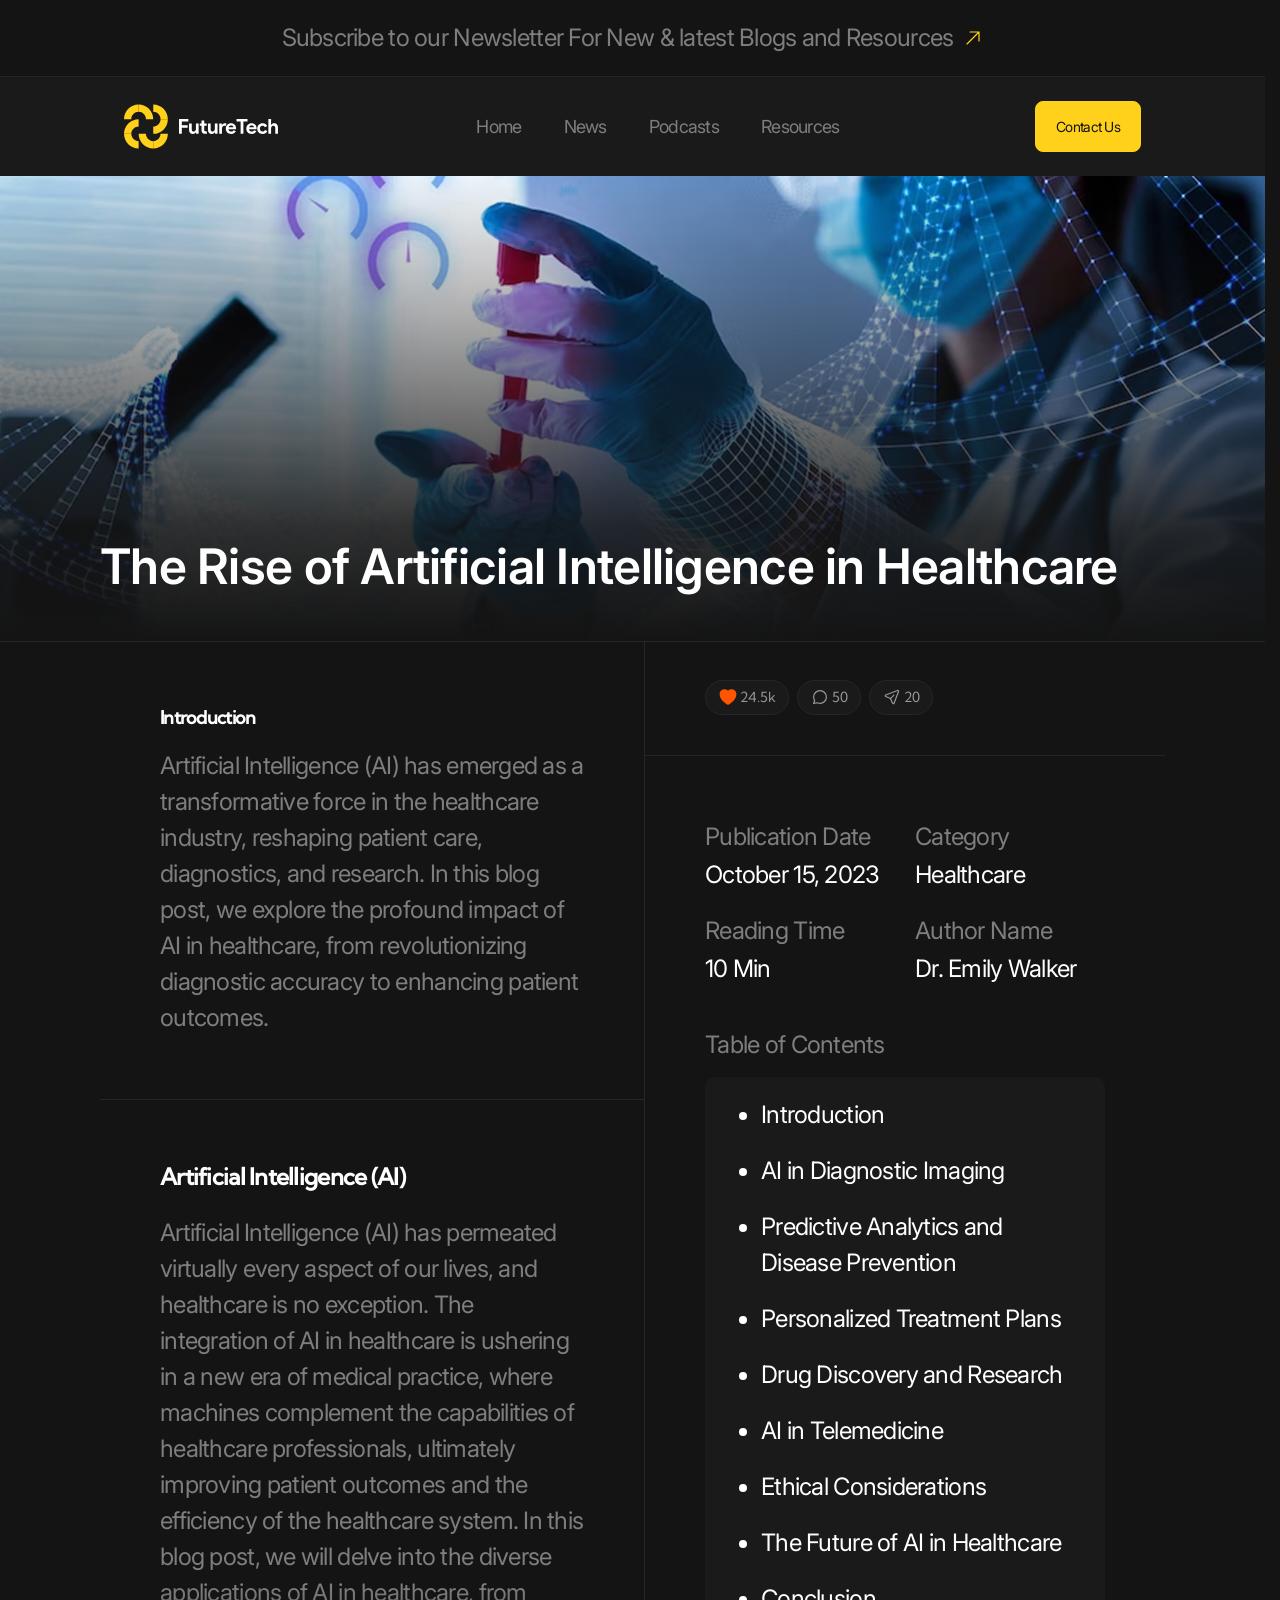
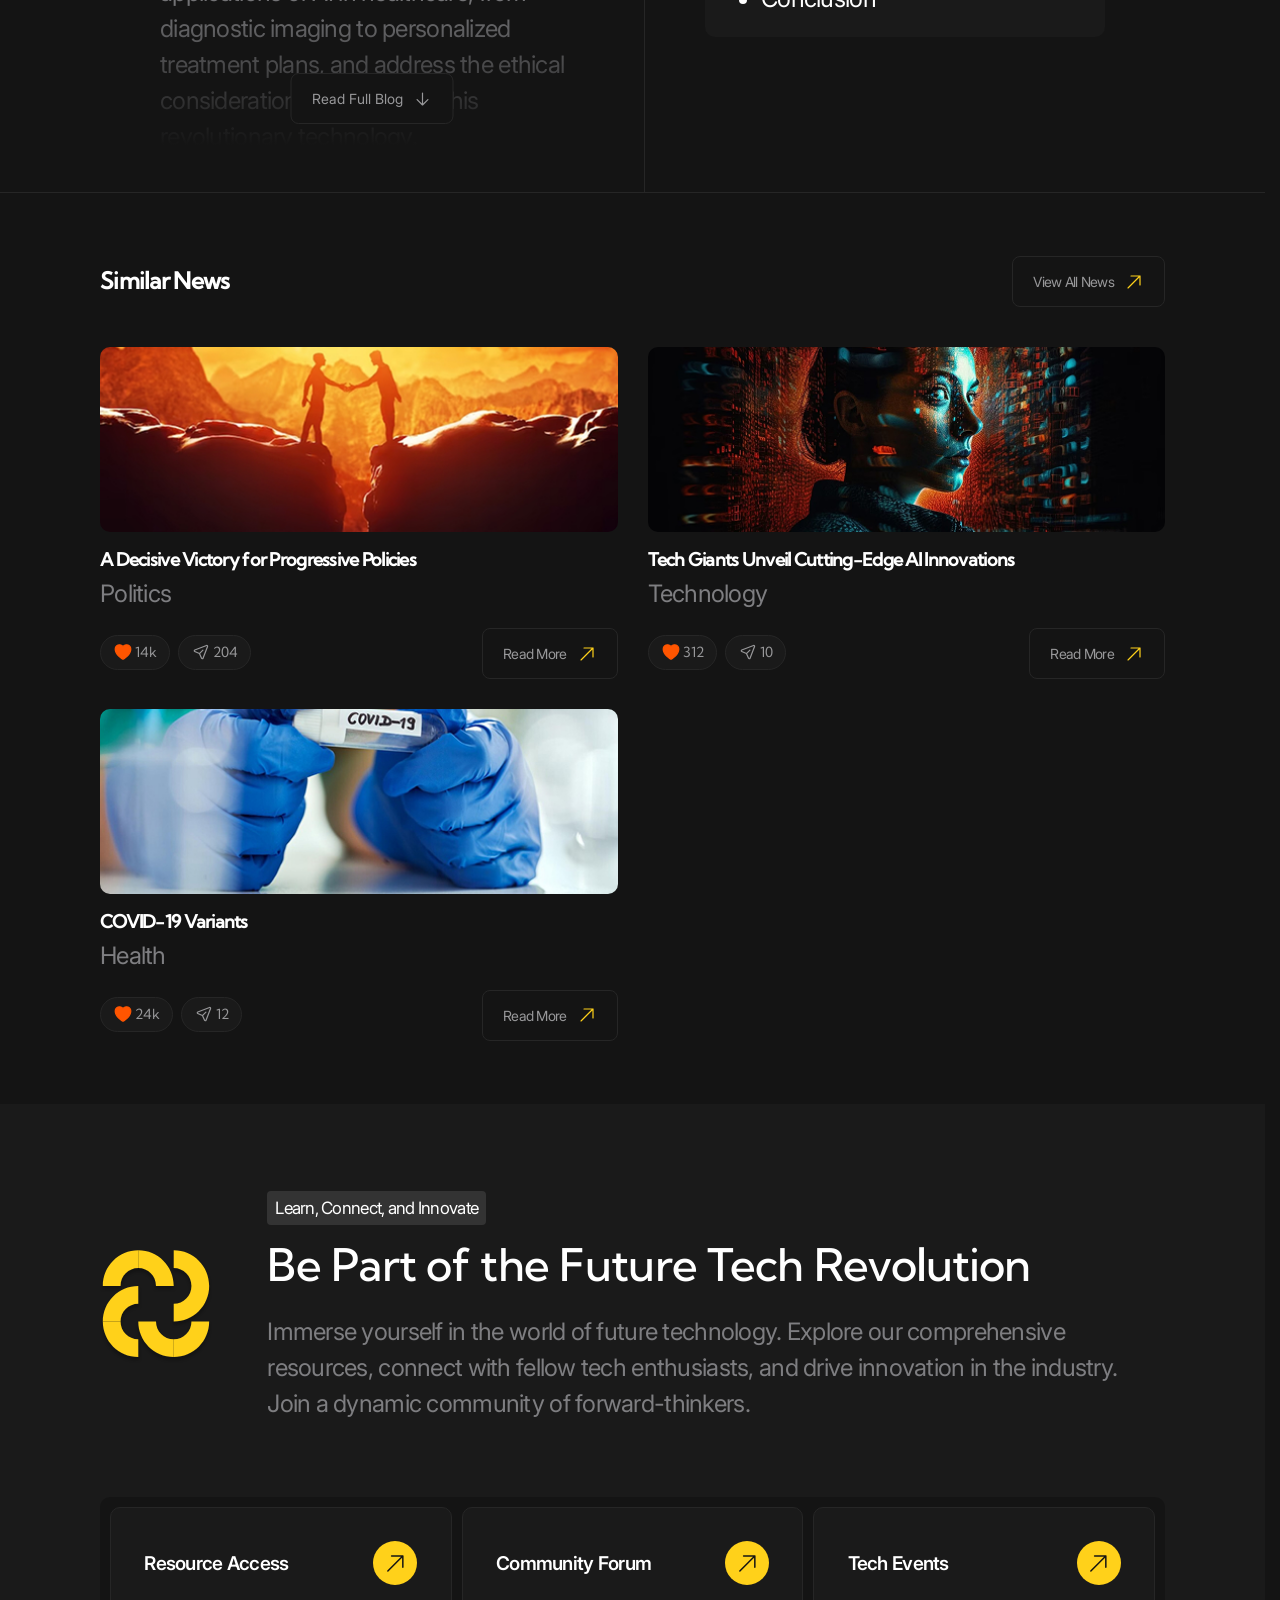
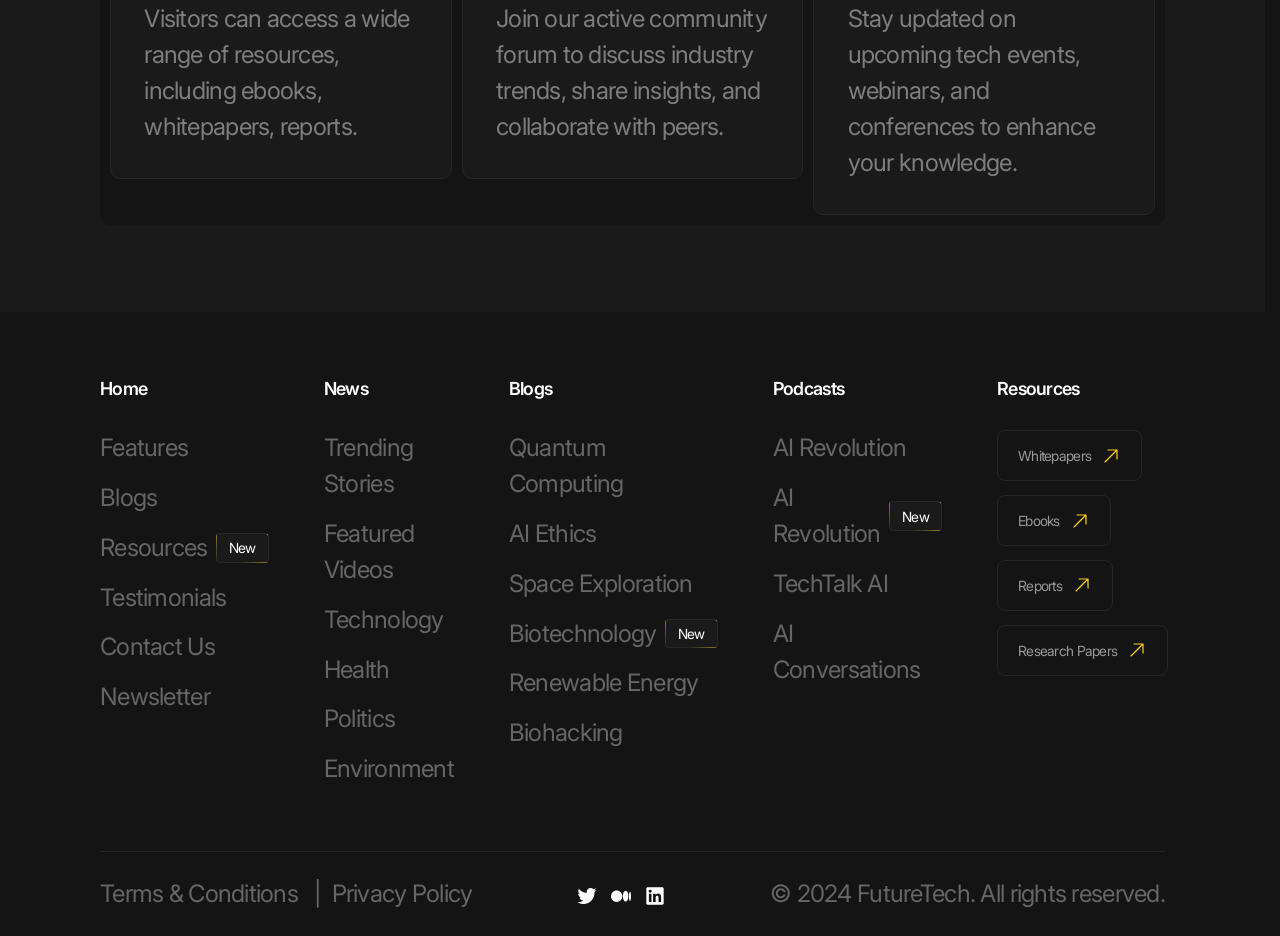
<file: blog.html>
<!DOCTYPE html>
<html lang="en">
  <head>
    <meta charset="UTF-8" />
    <meta
      name="viewport"
      content="width=device-width, user-scalable=no, initial-scale=1.0, maximum-scale=1.0, minimum-scale=1.0"
    />
    <title>Future Tech | Blog</title>
    <link rel="stylesheet" href="./styles/main.css" />
    <script src="./scripts/main.js" type="module" defer></script>
  </head>
  <body>
    <header class="header" data-js-header>
      <div class="header__promo">
        <div class="header__promo-inner container">
          <a href="#" class="header__promo-link">
            <span class="icon icon--yellow-arrow"
              >Subscribe to our Newsletter For New & latest Blogs and
              Resources</span
            >
          </a>
        </div>
      </div>
      <div class="header__body">
        <div class="header__body-inner container">
          <a href="#" class="header__logo logo" aria-label="Home" title="Home">
            <img
              src="./images/logo1.svg"
              alt=""
              class="logo__image"
              width="179"
              height="50"
            />
          </a>
          <div class="header__overlay" data-js-header-overlay>
            <nav class="header__menu">
              <ul class="header__menu-list">
                <li class="header__menu-item">
                  <a href="./index.html" class="header__menu-link">Home</a>
                </li>
                <li class="header__menu-item">
                  <a href="./news.html" class="header__menu-link">News</a>
                </li>
                <li class="header__menu-item">
                  <a href="./podcasts.html" class="header__menu-link"
                    >Podcasts</a
                  >
                </li>
                <li class="header__menu-item">
                  <a href="./resources.html" class="header__menu-link"
                    >Resources</a
                  >
                </li>
              </ul>
            </nav>
            <a
              href="./contacts.html"
              class="header__contact-us-link button button--accent"
              >Contact Us</a
            >
          </div>
          <button
            type="button"
            class="header__burger-button burger-button visible-mobile"
            aria-label="Open menu"
            title="Open menu"
            data-js-header-burger-button
          >
            <span class="burger-button__line"></span>
            <span class="burger-button__line"></span>
            <span class="burger-button__line"></span>
          </button>
        </div>
      </div>
    </header>

    <main>
      <section class="blog-details" aria-labelledby="blog-details-title">
        <header
          class="blog-details__banner"
          style="--bgImg: url('../images/blog-details/banner.jpg')"
        >
          <div class="blog-details__banner-inner container">
            <h1 id="blog-details-title" class="blog-details__title">
              The Rise of Artificial Intelligence in Healthcare
            </h1>
          </div>
        </header>
        <div class="blog-details__body">
          <div class="blog-details__body-inner container">
            <div class="blog-details__content">
              <div
                class="blog-details__intro full-vw-line--bottom full-vw-line--left"
              >
                <h2 class="h6">Introduction</h2>
                <p>
                  Artificial Intelligence (AI) has emerged as a transformative
                  force in the healthcare industry, reshaping patient care,
                  diagnostics, and research. In this blog post, we explore the
                  profound impact of AI in healthcare, from revolutionizing
                  diagnostic accuracy to enhancing patient outcomes.
                </p>
              </div>
              <div
                class="blog-details__main expandable-content"
                data-js-expandable-content
              >
                <h2 class="h4">Artificial Intelligence (AI)</h2>
                <p>
                  Artificial Intelligence (AI) has permeated virtually every
                  aspect of our lives, and healthcare is no exception. The
                  integration of AI in healthcare is ushering in a new era of
                  medical practice, where machines complement the capabilities
                  of healthcare professionals, ultimately improving patient
                  outcomes and the efficiency of the healthcare system. In this
                  blog post, we will delve into the diverse applications of AI
                  in healthcare, from diagnostic imaging to personalized
                  treatment plans, and address the ethical considerations
                  surrounding this revolutionary technology.
                </p>
                <p>
                  Artificial Intelligence (AI) has permeated virtually every
                  aspect of our lives, and healthcare is no exception. The
                  integration of AI in healthcare is ushering in a new era of
                  medical practice, where machines complement the capabilities
                  of healthcare professionals, ultimately improving patient
                  outcomes and the efficiency of the healthcare system. In this
                  blog post, we will delve into the diverse applications of AI
                  in healthcare, from diagnostic imaging to personalized
                  treatment plans, and address the ethical considerations
                  surrounding this revolutionary technology.
                </p>
                <h2 class="h4">Predictive Analytics and Disease Prevention</h2>
                <p>
                  One of the most prominent applications of AI in healthcare is
                  in diagnostic imaging. AI algorithms have demonstrated
                  remarkable proficiency in interpreting medical images such as
                  X-rays, MRIs, and CT scans. They can identify anomalies and
                  deviations that might be overlooked by the human eye. This is
                  particularly valuable in early disease detection. For
                  instance, AI can aid radiologists in detecting minute
                  irregularities in mammograms or identifying critical findings
                  in chest X-rays, potentially indicative of life-threatening
                  conditions.
                </p>
                <p>
                  One of the most prominent applications of AI in healthcare is
                  in diagnostic imaging. AI algorithms have demonstrated
                  remarkable proficiency in interpreting medical images such as
                  X-rays, MRIs, and CT scans. They can identify anomalies and
                  deviations that might be overlooked by the human eye. This is
                  particularly valuable in early disease detection. For
                  instance, AI can aid radiologists in detecting minute
                  irregularities in mammograms or identifying critical findings
                  in chest X-rays, potentially indicative of life-threatening
                  conditions.
                </p>
                <p>
                  One of the most prominent applications of AI in healthcare is
                  in diagnostic imaging. AI algorithms have demonstrated
                  remarkable proficiency in interpreting medical images such as
                  X-rays, MRIs, and CT scans. They can identify anomalies and
                  deviations that might be overlooked by the human eye. This is
                  particularly valuable in early disease detection. For
                  instance, AI can aid radiologists in detecting minute
                  irregularities in mammograms or identifying critical findings
                  in chest X-rays, potentially indicative of life-threatening
                  conditions.
                </p>
                <button
                  type="button"
                  class="blog-details__read-full-button button expandable-content__button"
                  data-js-expandable-content-button
                >
                  <span class="icon icon--gray-arrow-down">Read Full Blog</span>
                </button>
              </div>
            </div>
            <div class="blog-details__info">
              <div
                class="blog-details__actions blog-actions full-vw-line--bottom full-vw-line--right"
              >
                <ul class="blog-actions__list">
                  <li class="blog-actions__item">
                    <button
                      class="blog-actions__button is-active"
                      type="button"
                      aria-label="Dislike"
                      title="Dislike"
                    >
                      <span class="blog-actions__icon-wrapper">
                        <svg
                          width="24"
                          height="25"
                          viewBox="0 0 24 25"
                          fill="none"
                          xmlns="http://www.w3.org/2000/svg"
                        >
                          <path
                            d="M11.645 21.4107L11.6384 21.4071L11.6158 21.3949C11.5965 21.3844 11.5689 21.3693 11.5336 21.3496C11.4629 21.3101 11.3612 21.2524 11.233 21.1769C10.9765 21.0261 10.6132 20.8039 10.1785 20.515C9.31074 19.9381 8.15122 19.0901 6.9886 18.0063C4.68781 15.8615 2.25 12.6751 2.25 8.75C2.25 5.82194 4.7136 3.5 7.6875 3.5C9.43638 3.5 11.0023 4.29909 12 5.5516C12.9977 4.29909 14.5636 3.5 16.3125 3.5C19.2864 3.5 21.75 5.82194 21.75 8.75C21.75 12.6751 19.3122 15.8615 17.0114 18.0063C15.8488 19.0901 14.6893 19.9381 13.8215 20.515C13.3868 20.8039 13.0235 21.0261 12.767 21.1769C12.6388 21.2524 12.5371 21.3101 12.4664 21.3496C12.4311 21.3693 12.4035 21.3844 12.3842 21.3949L12.3616 21.4071L12.355 21.4107L12.3523 21.4121C12.1323 21.5289 11.8677 21.5289 11.6477 21.4121L11.645 21.4107Z"
                            stroke="#666666"
                            stroke-width="1.5"
                            stroke-linejoin="round"
                          />
                        </svg>
                      </span>
                      <span>24.5k</span>
                    </button>
                  </li>
                  <li class="blog-actions__item">
                    <button
                      class="blog-actions__button"
                      type="button"
                      aria-label="Discuss"
                      title="Discuss"
                    >
                      <span class="blog-actions__icon-wrapper">
                        <svg
                          width="24"
                          height="25"
                          viewBox="0 0 24 25"
                          fill="none"
                          xmlns="http://www.w3.org/2000/svg"
                        >
                          <path
                            d="M8.48581 19.6888C9.54657 20.2083 10.7392 20.5 12 20.5C16.4183 20.5 20 16.9183 20 12.5C20 8.08172 16.4183 4.5 12 4.5C7.58172 4.5 4 8.08172 4 12.5C4 14.1401 4.49356 15.665 5.34026 16.9341M8.48581 19.6888L4 20.5L5.34026 16.9341M8.48581 19.6888L8.49231 19.6877M5.34026 16.9341L5.34154 16.9308"
                            stroke="#666666"
                            stroke-width="1.5"
                            stroke-linecap="round"
                            stroke-linejoin="round"
                          />
                        </svg>
                      </span>
                      <span>50</span>
                    </button>
                  </li>
                  <li class="blog-actions__item">
                    <button
                      class="blog-actions__button"
                      type="button"
                      aria-label="Share"
                      title="Share"
                    >
                      <span class="blog-actions__icon-wrapper">
                        <svg
                          width="24"
                          height="25"
                          viewBox="0 0 24 25"
                          fill="none"
                          xmlns="http://www.w3.org/2000/svg"
                        >
                          <path
                            d="M10.0384 14.4616L4.1719 11.7951C3.36454 11.4281 3.39898 10.2697 4.22673 9.95134L18.8999 4.30781C19.7087 3.99675 20.5033 4.79139 20.1922 5.60013L14.5487 20.2733C14.2303 21.1011 13.072 21.1355 12.705 20.3281L10.0384 14.4616ZM10.0384 14.4616L14.4231 10.077"
                            stroke="#666666"
                            stroke-width="1.5"
                            stroke-linecap="round"
                            stroke-linejoin="round"
                          />
                        </svg>
                      </span>
                      <span>20</span>
                    </button>
                  </li>
                </ul>
              </div>
              <div class="blog-details__summary summary summary--2-cols">
                <dl class="summary__list">
                  <div class="summary__item">
                    <dt class="summary__key">Publication Date</dt>
                    <dd class="summary__value">
                      <time datetime="2023-10-15">October 15, 2023</time>
                    </dd>
                  </div>
                  <div class="summary__item">
                    <dt class="summary__key">Category</dt>
                    <dd class="summary__value">Healthcare</dd>
                  </div>
                  <div class="summary__item">
                    <dt class="summary__key">Reading Time</dt>
                    <dd class="summary__value">10 Min</dd>
                  </div>
                  <div class="summary__item">
                    <dt class="summary__key">Author Name</dt>
                    <dd class="summary__value">Dr. Emily Walker</dd>
                  </div>
                  <div class="summary__item summary__item--wide">
                    <dt class="summary__key">Table of Contents</dt>
                    <dd class="summary__value">
                      <div class="table-of-contents">
                        <ul class="table-of-contents__list">
                          <li class="table-of-contents__item">Introduction</li>
                          <li class="table-of-contents__item">
                            AI in Diagnostic Imaging
                          </li>
                          <li class="table-of-contents__item">
                            Predictive Analytics and Disease Prevention
                          </li>
                          <li class="table-of-contents__item">
                            Personalized Treatment Plans
                          </li>
                          <li class="table-of-contents__item">
                            Drug Discovery and Research
                          </li>
                          <li class="table-of-contents__item">
                            AI in Telemedicine
                          </li>
                          <li class="table-of-contents__item">
                            Ethical Considerations
                          </li>
                          <li class="table-of-contents__item">
                            The Future of AI in Healthcare
                          </li>
                          <li class="table-of-contents__item">Conclusion</li>
                        </ul>
                      </div>
                    </dd>
                  </div>
                </dl>
              </div>
            </div>
          </div>
        </div>
        <div class="blog-details__news news container">
          <header class="news__header">
            <h2 class="news__title h4">Similar News</h2>
            <a href="" class="news__link button">
              <span class="icon icon--yellow-arrow">View All News</span>
            </a>
          </header>
          <ul class="news__list">
            <li class="news__item">
              <article class="news-card">
                <img
                  class="news-card__image"
                  src="./images/news/2.jpg"
                  alt=""
                  width="512"
                  height="222"
                />
                <div class="news-card__body">
                  <h2 class="news-card__title h6">
                    A Decisive Victory for Progressive Policies
                  </h2>
                  <div class="news-card__description">
                    <p>Politics</p>
                  </div>
                </div>
                <div class="news-card__controls">
                  <div class="news-card__actions actions">
                    <ul class="blog-actions__list">
                      <li class="blog-actions__item">
                        <button
                          class="blog-actions__button is-active"
                          type="button"
                          aria-label="Dislike"
                          title="Dislike"
                        >
                          <span class="blog-actions__icon-wrapper">
                            <svg
                              width="24"
                              height="25"
                              viewBox="0 0 24 25"
                              fill="none"
                              xmlns="http://www.w3.org/2000/svg"
                            >
                              <path
                                d="M11.645 21.4107L11.6384 21.4071L11.6158 21.3949C11.5965 21.3844 11.5689 21.3693 11.5336 21.3496C11.4629 21.3101 11.3612 21.2524 11.233 21.1769C10.9765 21.0261 10.6132 20.8039 10.1785 20.515C9.31074 19.9381 8.15122 19.0901 6.9886 18.0063C4.68781 15.8615 2.25 12.6751 2.25 8.75C2.25 5.82194 4.7136 3.5 7.6875 3.5C9.43638 3.5 11.0023 4.29909 12 5.5516C12.9977 4.29909 14.5636 3.5 16.3125 3.5C19.2864 3.5 21.75 5.82194 21.75 8.75C21.75 12.6751 19.3122 15.8615 17.0114 18.0063C15.8488 19.0901 14.6893 19.9381 13.8215 20.515C13.3868 20.8039 13.0235 21.0261 12.767 21.1769C12.6388 21.2524 12.5371 21.3101 12.4664 21.3496C12.4311 21.3693 12.4035 21.3844 12.3842 21.3949L12.3616 21.4071L12.355 21.4107L12.3523 21.4121C12.1323 21.5289 11.8677 21.5289 11.6477 21.4121L11.645 21.4107Z"
                                stroke="#666666"
                                stroke-width="1.5"
                                stroke-linejoin="round"
                              />
                            </svg>
                          </span>
                          <span>14k</span>
                        </button>
                      </li>
                      <li class="blog-actions__item">
                        <button
                          class="blog-actions__button"
                          type="button"
                          aria-label="Share"
                          title="Share"
                        >
                          <span class="blog-actions__icon-wrapper">
                            <svg
                              width="24"
                              height="25"
                              viewBox="0 0 24 25"
                              fill="none"
                              xmlns="http://www.w3.org/2000/svg"
                            >
                              <path
                                d="M10.0384 14.4616L4.1719 11.7951C3.36454 11.4281 3.39898 10.2697 4.22673 9.95134L18.8999 4.30781C19.7087 3.99675 20.5033 4.79139 20.1922 5.60013L14.5487 20.2733C14.2303 21.1011 13.072 21.1355 12.705 20.3281L10.0384 14.4616ZM10.0384 14.4616L14.4231 10.077"
                                stroke="#666666"
                                stroke-width="1.5"
                                stroke-linecap="round"
                                stroke-linejoin="round"
                              />
                            </svg>
                          </span>
                          <span>204</span>
                        </button>
                      </li>
                    </ul>
                  </div>
                  <a href="" class="news-card__link button">
                    <span class="icon icon--yellow-arrow">Read More</span>
                  </a>
                </div>
              </article>
            </li>
            <li class="news__item">
              <article class="news-card">
                <img
                  class="news-card__image"
                  src="./images/news/3.jpg"
                  alt=""
                  width="512"
                  height="222"
                />
                <div class="news-card__body">
                  <h2 class="news-card__title h6">
                    Tech Giants Unveil Cutting-Edge AI Innovations
                  </h2>
                  <div class="news-card__description">
                    <p>Technology</p>
                  </div>
                </div>
                <div class="news-card__controls">
                  <div class="news-card__actions actions">
                    <ul class="blog-actions__list">
                      <li class="blog-actions__item">
                        <button
                          class="blog-actions__button is-active"
                          type="button"
                          aria-label="Dislike"
                          title="Dislike"
                        >
                          <span class="blog-actions__icon-wrapper">
                            <svg
                              width="24"
                              height="25"
                              viewBox="0 0 24 25"
                              fill="none"
                              xmlns="http://www.w3.org/2000/svg"
                            >
                              <path
                                d="M11.645 21.4107L11.6384 21.4071L11.6158 21.3949C11.5965 21.3844 11.5689 21.3693 11.5336 21.3496C11.4629 21.3101 11.3612 21.2524 11.233 21.1769C10.9765 21.0261 10.6132 20.8039 10.1785 20.515C9.31074 19.9381 8.15122 19.0901 6.9886 18.0063C4.68781 15.8615 2.25 12.6751 2.25 8.75C2.25 5.82194 4.7136 3.5 7.6875 3.5C9.43638 3.5 11.0023 4.29909 12 5.5516C12.9977 4.29909 14.5636 3.5 16.3125 3.5C19.2864 3.5 21.75 5.82194 21.75 8.75C21.75 12.6751 19.3122 15.8615 17.0114 18.0063C15.8488 19.0901 14.6893 19.9381 13.8215 20.515C13.3868 20.8039 13.0235 21.0261 12.767 21.1769C12.6388 21.2524 12.5371 21.3101 12.4664 21.3496C12.4311 21.3693 12.4035 21.3844 12.3842 21.3949L12.3616 21.4071L12.355 21.4107L12.3523 21.4121C12.1323 21.5289 11.8677 21.5289 11.6477 21.4121L11.645 21.4107Z"
                                stroke="#666666"
                                stroke-width="1.5"
                                stroke-linejoin="round"
                              />
                            </svg>
                          </span>
                          <span>312</span>
                        </button>
                      </li>
                      <li class="blog-actions__item">
                        <button
                          class="blog-actions__button"
                          type="button"
                          aria-label="Share"
                          title="Share"
                        >
                          <span class="blog-actions__icon-wrapper">
                            <svg
                              width="24"
                              height="25"
                              viewBox="0 0 24 25"
                              fill="none"
                              xmlns="http://www.w3.org/2000/svg"
                            >
                              <path
                                d="M10.0384 14.4616L4.1719 11.7951C3.36454 11.4281 3.39898 10.2697 4.22673 9.95134L18.8999 4.30781C19.7087 3.99675 20.5033 4.79139 20.1922 5.60013L14.5487 20.2733C14.2303 21.1011 13.072 21.1355 12.705 20.3281L10.0384 14.4616ZM10.0384 14.4616L14.4231 10.077"
                                stroke="#666666"
                                stroke-width="1.5"
                                stroke-linecap="round"
                                stroke-linejoin="round"
                              />
                            </svg>
                          </span>
                          <span>10</span>
                        </button>
                      </li>
                    </ul>
                  </div>
                  <a href="" class="news-card__link button">
                    <span class="icon icon--yellow-arrow">Read More</span>
                  </a>
                </div>
              </article>
            </li>
            <li class="news__item">
              <article class="news-card">
                <img
                  class="news-card__image"
                  src="./images/news/4.jpg"
                  alt=""
                  width="512"
                  height="222"
                />
                <div class="news-card__body">
                  <h2 class="news-card__title h6">COVID-19 Variants</h2>
                  <div class="news-card__description">
                    <p>Health</p>
                  </div>
                </div>
                <div class="news-card__controls">
                  <div class="news-card__actions actions">
                    <ul class="blog-actions__list">
                      <li class="blog-actions__item">
                        <button
                          class="blog-actions__button is-active"
                          type="button"
                          aria-label="Dislike"
                          title="Dislike"
                        >
                          <span class="blog-actions__icon-wrapper">
                            <svg
                              width="24"
                              height="25"
                              viewBox="0 0 24 25"
                              fill="none"
                              xmlns="http://www.w3.org/2000/svg"
                            >
                              <path
                                d="M11.645 21.4107L11.6384 21.4071L11.6158 21.3949C11.5965 21.3844 11.5689 21.3693 11.5336 21.3496C11.4629 21.3101 11.3612 21.2524 11.233 21.1769C10.9765 21.0261 10.6132 20.8039 10.1785 20.515C9.31074 19.9381 8.15122 19.0901 6.9886 18.0063C4.68781 15.8615 2.25 12.6751 2.25 8.75C2.25 5.82194 4.7136 3.5 7.6875 3.5C9.43638 3.5 11.0023 4.29909 12 5.5516C12.9977 4.29909 14.5636 3.5 16.3125 3.5C19.2864 3.5 21.75 5.82194 21.75 8.75C21.75 12.6751 19.3122 15.8615 17.0114 18.0063C15.8488 19.0901 14.6893 19.9381 13.8215 20.515C13.3868 20.8039 13.0235 21.0261 12.767 21.1769C12.6388 21.2524 12.5371 21.3101 12.4664 21.3496C12.4311 21.3693 12.4035 21.3844 12.3842 21.3949L12.3616 21.4071L12.355 21.4107L12.3523 21.4121C12.1323 21.5289 11.8677 21.5289 11.6477 21.4121L11.645 21.4107Z"
                                stroke="#666666"
                                stroke-width="1.5"
                                stroke-linejoin="round"
                              />
                            </svg>
                          </span>
                          <span>24k</span>
                        </button>
                      </li>
                      <li class="blog-actions__item">
                        <button
                          class="blog-actions__button"
                          type="button"
                          aria-label="Share"
                          title="Share"
                        >
                          <span class="blog-actions__icon-wrapper">
                            <svg
                              width="24"
                              height="25"
                              viewBox="0 0 24 25"
                              fill="none"
                              xmlns="http://www.w3.org/2000/svg"
                            >
                              <path
                                d="M10.0384 14.4616L4.1719 11.7951C3.36454 11.4281 3.39898 10.2697 4.22673 9.95134L18.8999 4.30781C19.7087 3.99675 20.5033 4.79139 20.1922 5.60013L14.5487 20.2733C14.2303 21.1011 13.072 21.1355 12.705 20.3281L10.0384 14.4616ZM10.0384 14.4616L14.4231 10.077"
                                stroke="#666666"
                                stroke-width="1.5"
                                stroke-linecap="round"
                                stroke-linejoin="round"
                              />
                            </svg>
                          </span>
                          <span>12</span>
                        </button>
                      </li>
                    </ul>
                  </div>
                  <a href="" class="news-card__link button">
                    <span class="icon icon--yellow-arrow">Read More</span>
                  </a>
                </div>
              </article>
            </li>
          </ul>
        </div>
      </section>

      <section class="about" aria-labelledby="about-title">
        <div class="about__inner container">
          <header class="about__header">
            <img
              width="150"
              height="150"
              src="./images/about/icon.svg"
              alt=""
              class="about__icon"
            />
            <div class="about__info">
              <p class="about__subtitle tag">Learn, Connect, and Innovate</p>
              <h2 class="about__title" id="about-title">
                Be Part of the Future Tech Revolution
              </h2>
            </div>
            <div class="about__description">
              <p>
                Immerse yourself in the world of future technology. Explore our
                comprehensive resources, connect with fellow tech enthusiasts,
                and drive innovation in the industry. Join a dynamic community
                of forward-thinkers.
              </p>
            </div>
          </header>
          <ul class="about__list">
            <li class="about__item">
              <a href="" class="about-card tile">
                <h3 class="about-card__title circle-icon">Resource Access</h3>
                <div class="about-card__description">
                  <p>
                    Visitors can access a wide range of resources, including
                    ebooks, whitepapers, reports.
                  </p>
                </div>
              </a>
            </li>
            <li class="about__item">
              <a href="" class="about-card tile">
                <h3 class="about-card__title circle-icon">Community Forum</h3>
                <div class="about-card__description">
                  <p>
                    Join our active community forum to discuss industry trends,
                    share insights, and collaborate with peers.
                  </p>
                </div>
              </a>
            </li>
            <li class="about__item">
              <a href="" class="about-card tile">
                <h3 class="about-card__title circle-icon">Tech Events</h3>
                <div class="about-card__description">
                  <p>
                    Stay updated on upcoming tech events, webinars, and
                    conferences to enhance your knowledge.
                  </p>
                </div>
              </a>
            </li>
          </ul>
        </div>
      </section>
    </main>

    <footer class="footer">
      <div class="footer__inner container">
        <div class="footer__body">
          <nav class="footer__menu">
            <div class="footer__menu-column">
              <a href="#" class="footer__menu-main-link h6">Home</a>
              <ul class="footer__menu-list">
                <li class="footer__menu-item">
                  <a href="#" class="footer__menu-link">Features</a>
                </li>
                <li class="footer__menu-item">
                  <a href="#" class="footer__menu-link">Blogs</a>
                </li>
                <li class="footer__menu-item">
                  <a href="#" class="footer__menu-link">Resources</a>
                  <span class="badge">New</span>
                </li>
                <li class="footer__menu-item">
                  <a href="#" class="footer__menu-link">Testimonials</a>
                </li>
                <li class="footer__menu-item">
                  <a href="#" class="footer__menu-link">Contact Us</a>
                </li>
                <li class="footer__menu-item">
                  <a href="#" class="footer__menu-link">Newsletter</a>
                </li>
              </ul>
            </div>
            <div class="footer__menu-column">
              <a href="#" class="footer__menu-main-link h6">News</a>
              <ul class="footer__menu-list">
                <li class="footer__menu-item">
                  <a href="#" class="footer__menu-link">Trending Stories</a>
                </li>
                <li class="footer__menu-item">
                  <a href="#" class="footer__menu-link">Featured Videos</a>
                </li>
                <li class="footer__menu-item">
                  <a href="#" class="footer__menu-link">Technology</a>
                </li>
                <li class="footer__menu-item">
                  <a href="#" class="footer__menu-link">Health</a>
                </li>
                <li class="footer__menu-item">
                  <a href="#" class="footer__menu-link">Politics</a>
                </li>
                <li class="footer__menu-item">
                  <a href="#" class="footer__menu-link">Environment</a>
                </li>
              </ul>
            </div>
            <div class="footer__menu-column">
              <a href="#" class="footer__menu-main-link h6">Blogs</a>
              <ul class="footer__menu-list">
                <li class="footer__menu-item">
                  <a href="#" class="footer__menu-link">Quantum Computing</a>
                </li>
                <li class="footer__menu-item">
                  <a href="#" class="footer__menu-link">AI Ethics</a>
                </li>
                <li class="footer__menu-item">
                  <a href="#" class="footer__menu-link">Space Exploration</a>
                </li>
                <li class="footer__menu-item">
                  <a href="#" class="footer__menu-link">Biotechnology</a>
                  <span class="badge">New</span>
                </li>
                <li class="footer__menu-item">
                  <a href="#" class="footer__menu-link">Renewable Energy</a>
                </li>
                <li class="footer__menu-item">
                  <a href="#" class="footer__menu-link">Biohacking</a>
                </li>
              </ul>
            </div>
            <div class="footer__menu-column">
              <a href="#" class="footer__menu-main-link h6">Podcasts</a>
              <ul class="footer__menu-list">
                <li class="footer__menu-item">
                  <a href="#" class="footer__menu-link">AI Revolution</a>
                </li>
                <li class="footer__menu-item">
                  <a href="#" class="footer__menu-link">AI Revolution</a>
                  <span class="badge">New</span>
                </li>
                <li class="footer__menu-item">
                  <a href="#" class="footer__menu-link">TechTalk AI</a>
                </li>
                <li class="footer__menu-item">
                  <a href="#" class="footer__menu-link">AI Conversations</a>
                </li>
              </ul>
            </div>
            <div class="footer__menu-column">
              <a href="#" class="footer__menu-main-link h6">Resources</a>
              <ul class="footer__menu-list">
                <li class="footer__menu-item">
                  <a href="#" class="footer__menu-link button">
                    <span class="icon icon--yellow-arrow">Whitepapers</span>
                  </a>
                </li>
                <li class="footer__menu-item">
                  <a href="#" class="footer__menu-link button">
                    <span class="icon icon--yellow-arrow">Ebooks</span>
                  </a>
                </li>
                <li class="footer__menu-item">
                  <a href="#" class="footer__menu-link button">
                    <span class="icon icon--yellow-arrow">Reports</span>
                  </a>
                </li>
                <li class="footer__menu-item">
                  <a href="#" class="footer__menu-link button">
                    <span class="icon icon--yellow-arrow">Research Papers</span>
                  </a>
                </li>
              </ul>
            </div>
          </nav>
        </div>
        <div class="footer__extra">
          <div class="footer__extra-menu">
            <ul class="footer__extra-menu-list">
              <li class="footer__extra-menu-item">
                <a href="#" class="footer__extra-menu-link"
                  >Terms & Conditions</a
                >
              </li>
              <li class="footer__extra-menu-item">
                <a href="#" class="footer__extra-menu-link">Privacy Policy</a>
              </li>
            </ul>
          </div>
          <div class="footer__soc1als soc1als">
            <ul class="soc1als__list">
              <li class="soc1als__item">
                <a
                  target="_blank"
                  href="#"
                  class="soc1als__link"
                  aria-label="Twitter"
                  title="Twitter"
                >
                  <svg
                    width="24"
                    height="24"
                    viewBox="0 0 24 24"
                    fill="none"
                    xmlns="http://www.w3.org/2000/svg"
                  >
                    <path
                      d="M21.0571 7.18114C21.0664 7.39235 21.0664 7.59395 21.0664 7.80515C21.0756 14.2084 16.3712 21.6004 7.76793 21.6004C5.23048 21.6004 2.73933 20.842 0.600098 19.4212C0.970528 19.4692 1.34096 19.4884 1.71139 19.4884C3.81358 19.4884 5.86021 18.7588 7.51789 17.4052C5.51756 17.3668 3.75802 16.0132 3.14681 14.0356C3.85063 14.1796 4.57296 14.1508 5.25826 13.9492C3.08198 13.5076 1.51691 11.5204 1.50765 9.20675C1.50765 9.18755 1.50765 9.16835 1.50765 9.14915C2.15591 9.52355 2.88751 9.73475 3.62837 9.75395C1.58174 8.33315 0.942746 5.50114 2.18369 3.28353C4.5637 6.31714 8.06427 8.15075 11.8241 8.35235C11.4445 6.67234 11.9631 4.90594 13.1762 3.71553C15.0561 1.88193 18.0196 1.97793 19.7977 3.92673C20.8441 3.71553 21.8535 3.31233 22.7704 2.74593C22.4185 3.86913 21.6869 4.81954 20.7145 5.42434C21.6406 5.30914 22.5481 5.04994 23.4001 4.66594C22.7704 5.64514 21.9739 6.48994 21.0571 7.18114Z"
                      fill="white"
                    />
                  </svg>
                </a>
              </li>
              <li class="soc1als__item">
                <a
                  target="_blank"
                  href="#"
                  class="soc1als__link"
                  aria-label="Medium"
                  title="Medium"
                >
                  <svg
                    width="24"
                    height="24"
                    viewBox="0 0 24 24"
                    fill="none"
                    xmlns="http://www.w3.org/2000/svg"
                  >
                    <path
                      d="M13.5374 12.2281C13.5374 15.9988 10.5069 19.0556 6.76883 19.0556C3.03073 19.0556 0 15.9981 0 12.2281C0 8.45806 3.0305 5.40039 6.76883 5.40039C10.5072 5.40039 13.5374 8.45737 13.5374 12.2281Z"
                      fill="white"
                    />
                    <path
                      d="M20.9627 12.2285C20.9627 15.7778 19.4474 18.6563 17.5783 18.6563C15.7091 18.6563 14.1938 15.7778 14.1938 12.2285C14.1938 8.67922 15.7089 5.80078 17.578 5.80078C19.4472 5.80078 20.9625 8.67829 20.9625 12.2285"
                      fill="white"
                    />
                    <path
                      d="M24 12.228C24 15.4073 23.4672 17.9862 22.8097 17.9862C22.1522 17.9862 21.6196 15.408 21.6196 12.228C21.6196 9.04797 22.1525 6.46973 22.8097 6.46973C23.467 6.46973 24 9.04774 24 12.228Z"
                      fill="white"
                    />
                  </svg>
                </a>
              </li>
              <li class="soc1als__item">
                <a
                  target="_blank"
                  href="#"
                  class="soc1als__link"
                  aria-label="LinkedIn"
                  title="LinkedIn"
                >
                  <svg
                    width="24"
                    height="24"
                    viewBox="0 0 24 24"
                    fill="none"
                    xmlns="http://www.w3.org/2000/svg"
                  >
                    <path
                      d="M20.8647 1.59961H3.13554C2.72832 1.59961 2.33777 1.76138 2.04982 2.04933C1.76187 2.33728 1.6001 2.72783 1.6001 3.13505V20.8642C1.6001 21.2714 1.76187 21.6619 2.04982 21.9499C2.33777 22.2378 2.72832 22.3996 3.13554 22.3996H20.8647C21.2719 22.3996 21.6624 22.2378 21.9504 21.9499C22.2383 21.6619 22.4001 21.2714 22.4001 20.8642V3.13505C22.4001 2.72783 22.2383 2.33728 21.9504 2.04933C21.6624 1.76138 21.2719 1.59961 20.8647 1.59961ZM7.79965 19.3186H4.67243V9.38516H7.79965V19.3186ZM6.23388 8.00861C5.87915 8.00661 5.53296 7.89958 5.239 7.70102C4.94504 7.50246 4.71649 7.22127 4.58219 6.89294C4.44789 6.56461 4.41386 6.20386 4.48439 5.8562C4.55492 5.50855 4.72686 5.18958 4.9785 4.93955C5.23014 4.68952 5.5502 4.51964 5.8983 4.45134C6.2464 4.38304 6.60693 4.41939 6.93439 4.5558C7.26185 4.6922 7.54156 4.92255 7.73823 5.21778C7.9349 5.51301 8.03971 5.85988 8.03943 6.21461C8.04278 6.45211 7.99827 6.68784 7.90857 6.90777C7.81887 7.1277 7.68582 7.32732 7.51733 7.49473C7.34884 7.66215 7.14837 7.79392 6.92787 7.88221C6.70736 7.97049 6.47134 8.01348 6.23388 8.00861ZM19.3263 19.3273H16.2005V13.9005C16.2005 12.3001 15.5202 11.8061 14.642 11.8061C13.7147 11.8061 12.8047 12.5052 12.8047 13.9409V19.3273H9.67743V9.39239H12.6848V10.7689H12.7252C13.0271 10.1579 14.0844 9.11361 15.6979 9.11361C17.4428 9.11361 19.3278 10.1493 19.3278 13.1826L19.3263 19.3273Z"
                      fill="white"
                    />
                  </svg>
                </a>
              </li>
            </ul>
          </div>
          <p class="footer__copyright">
            © <time datetime="2024">2024</time> FutureTech. All rights reserved.
          </p>
        </div>
      </div>
    </footer>
  </body>
</html>
</file>
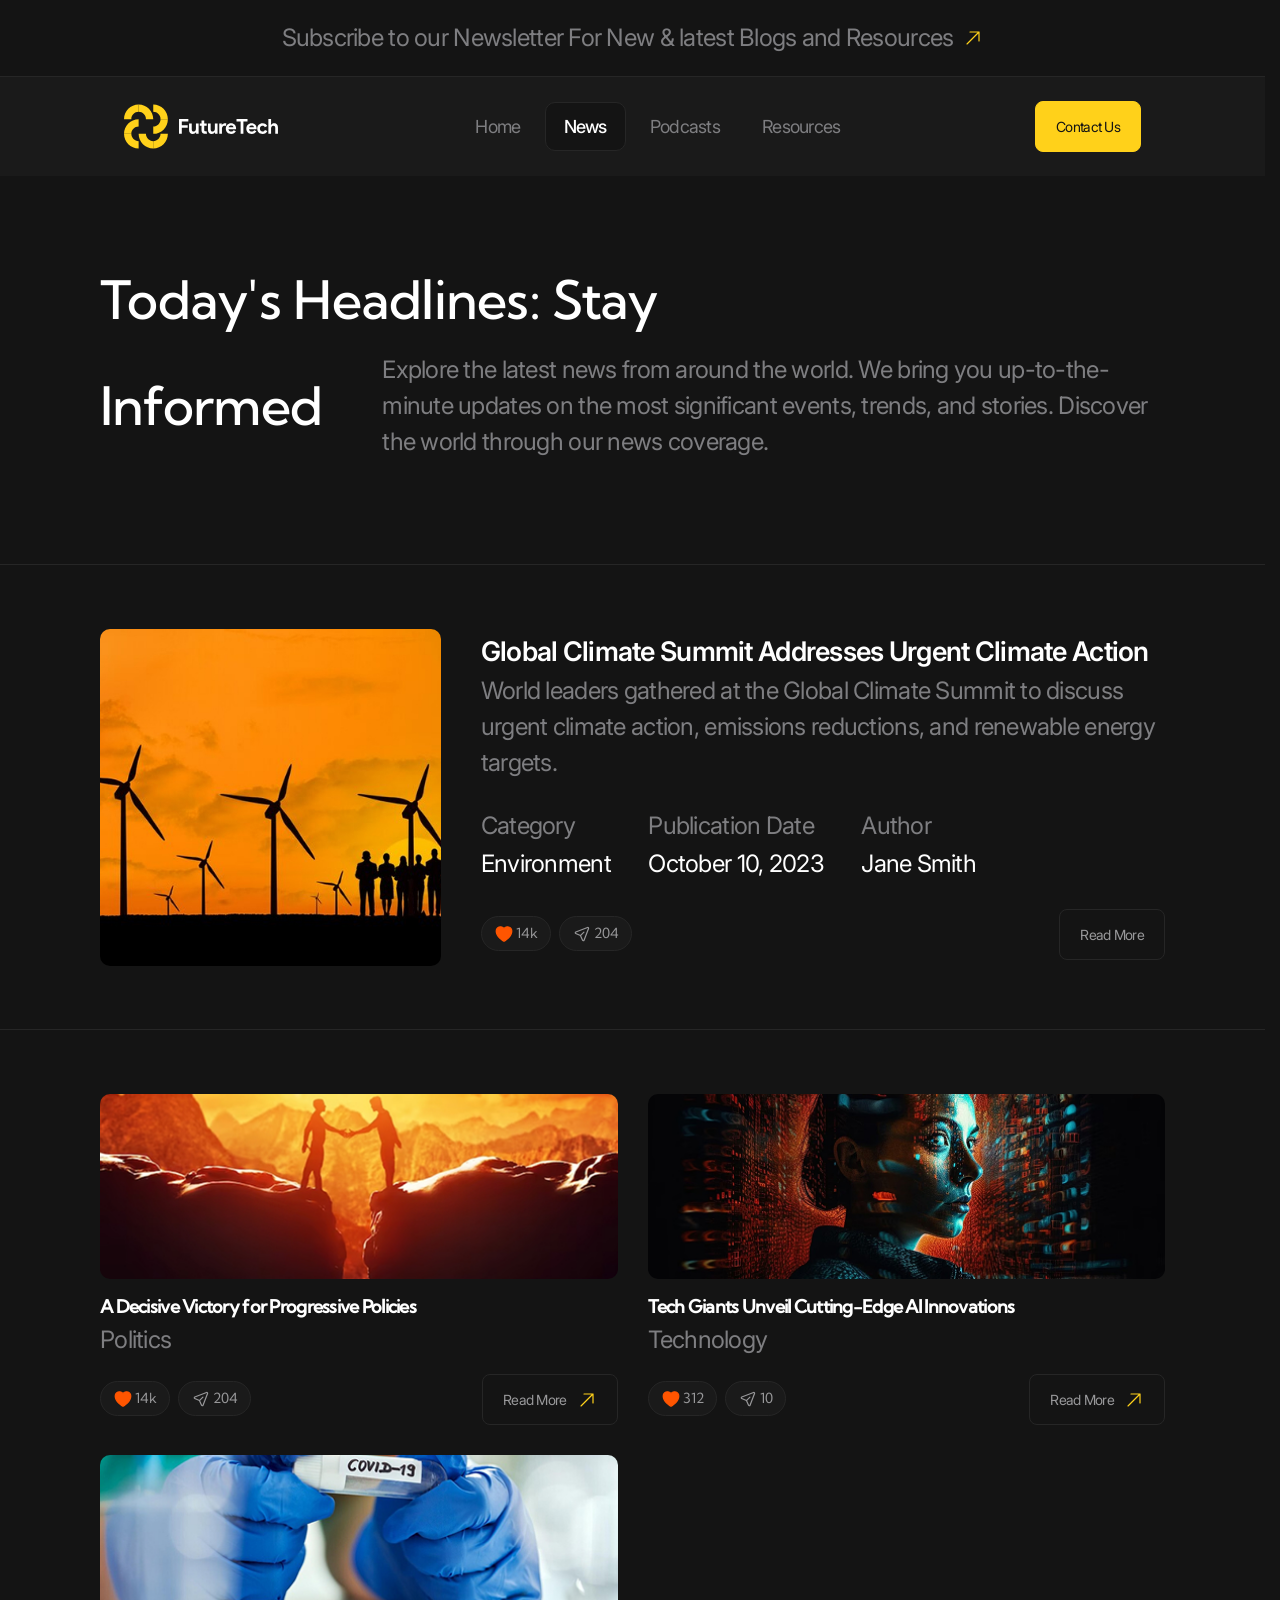
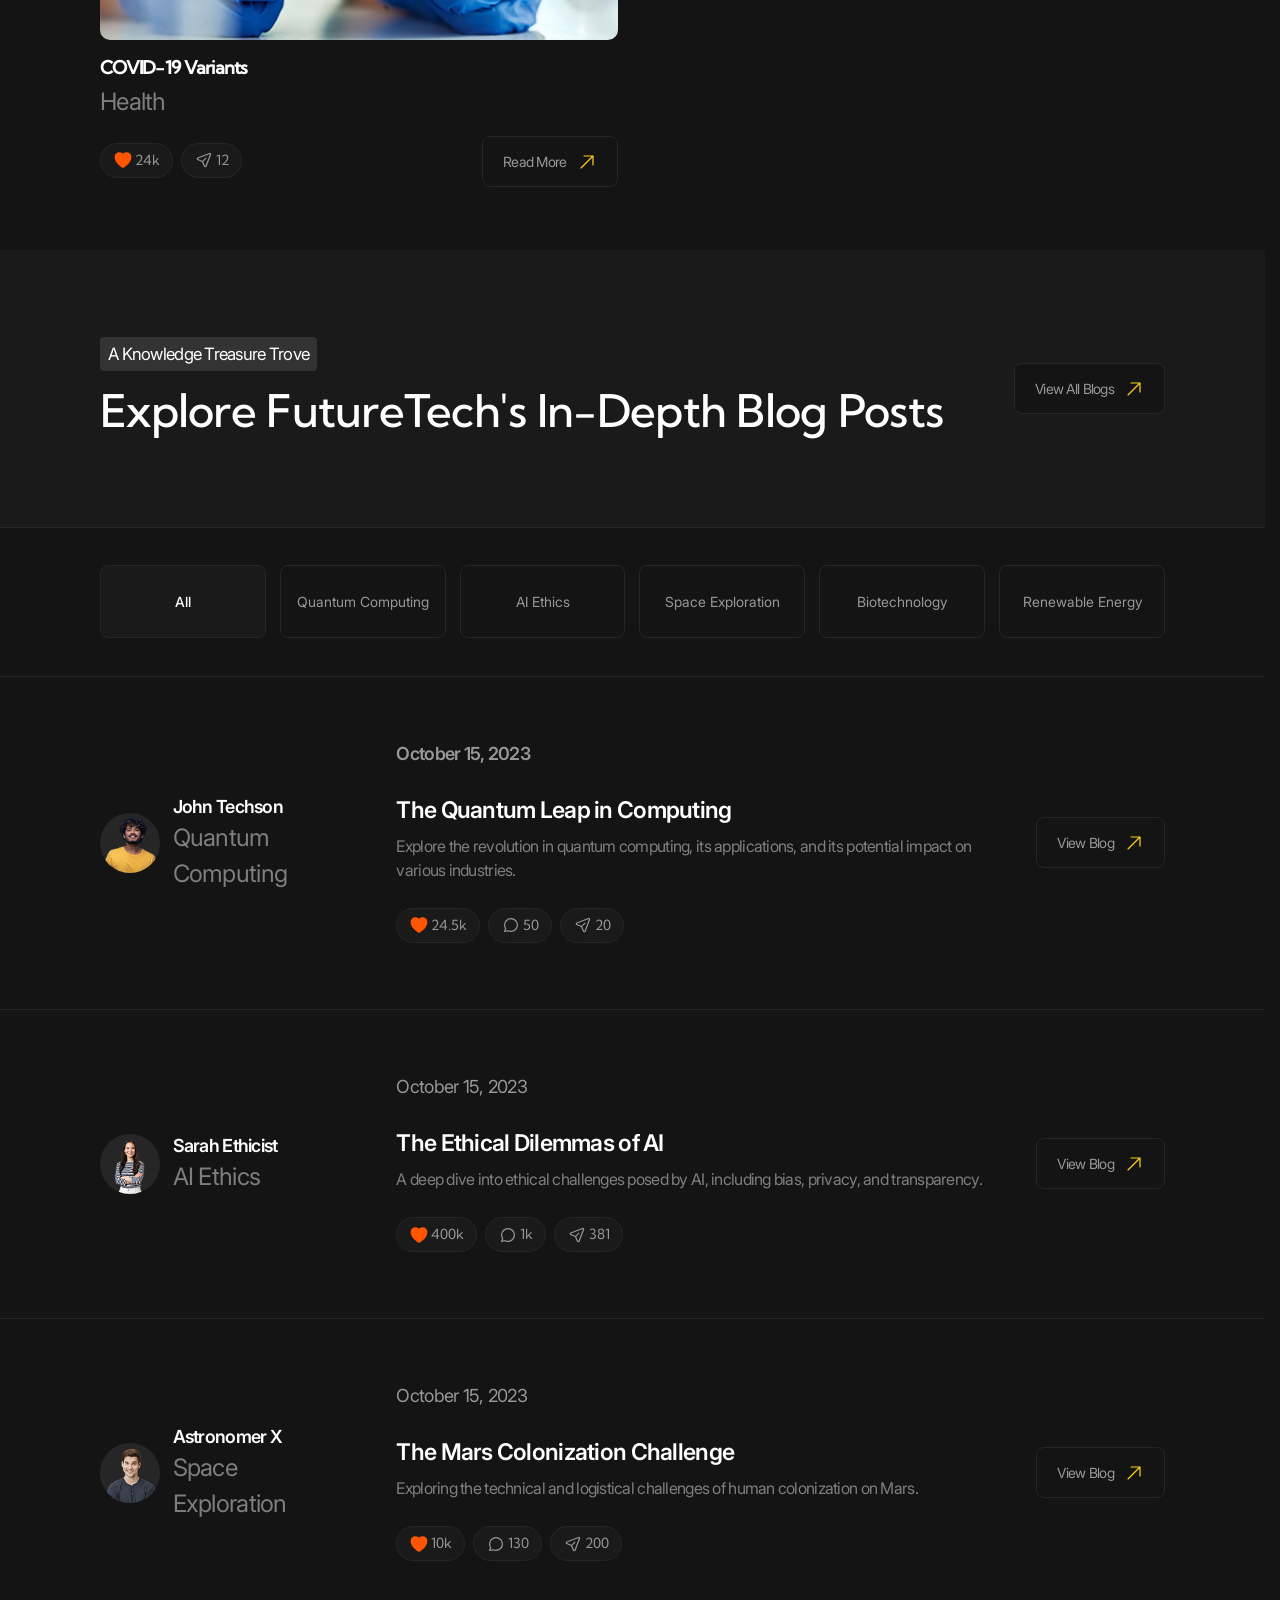
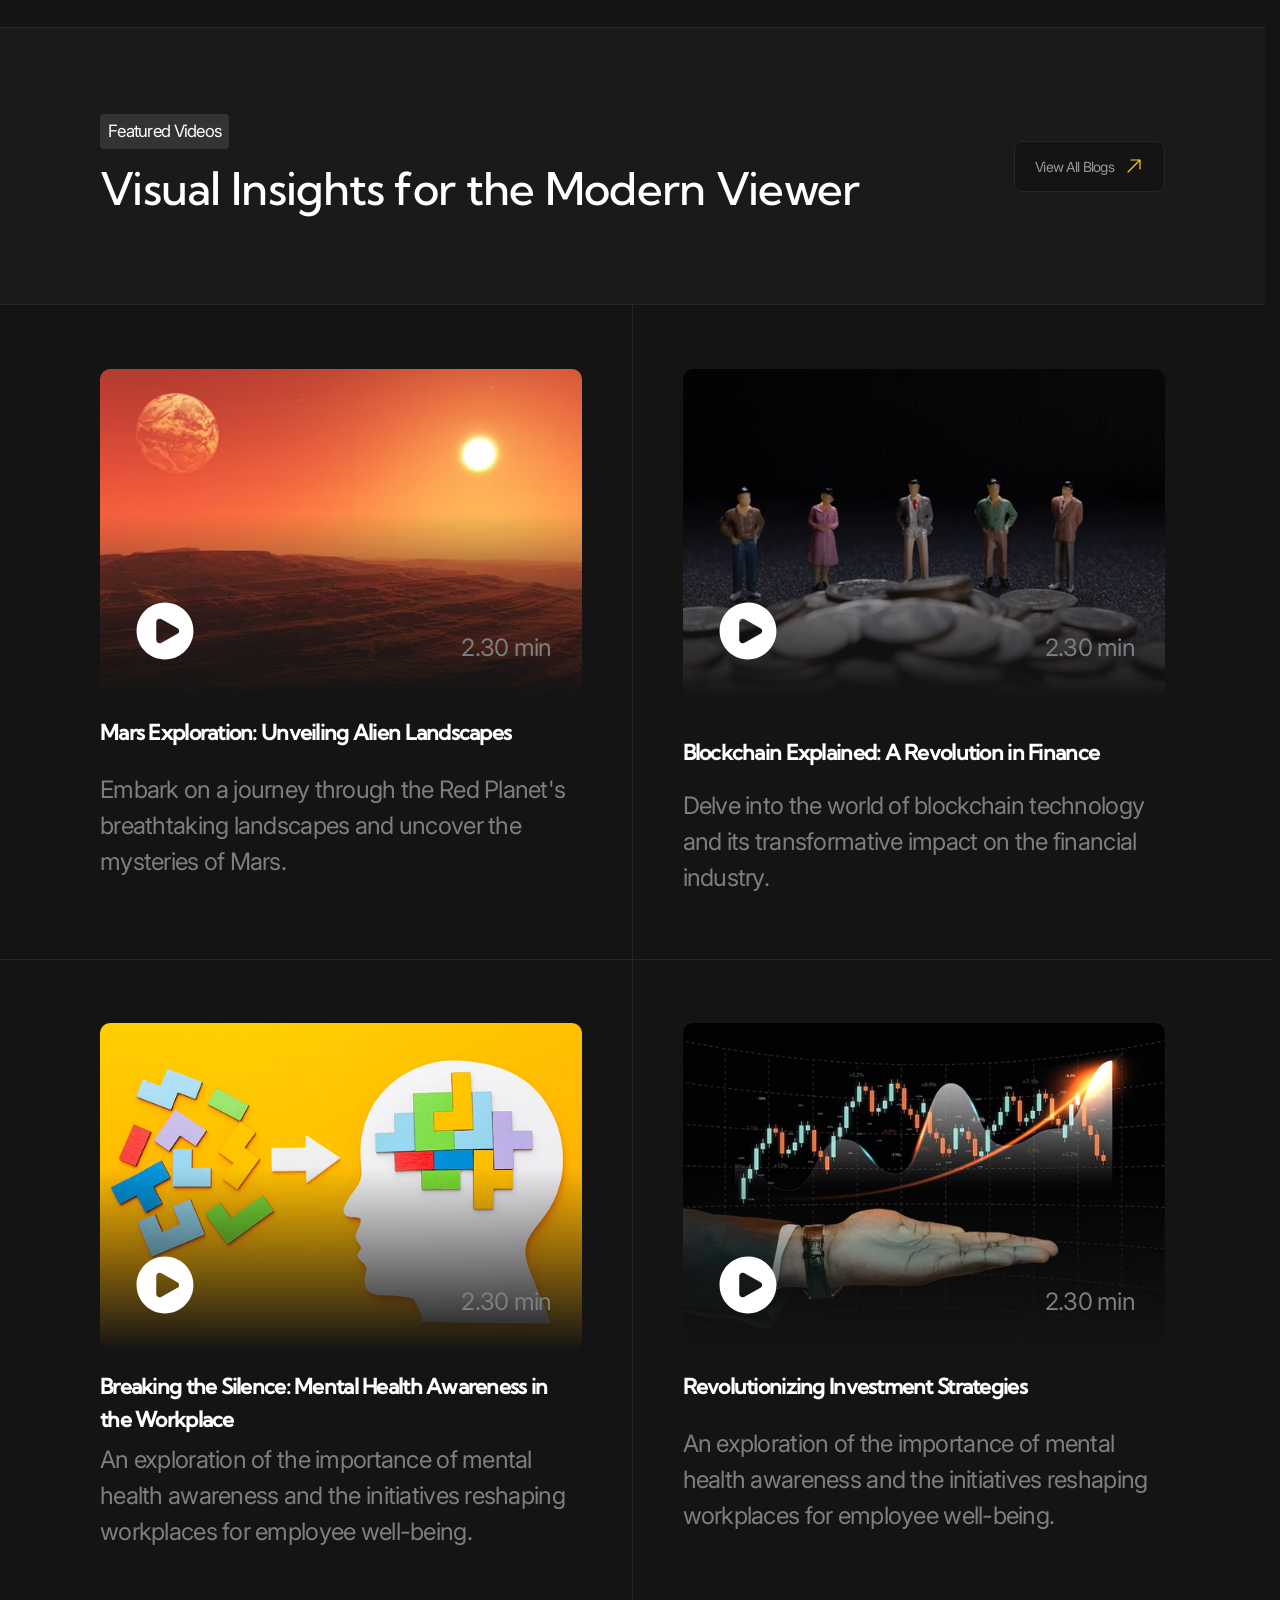
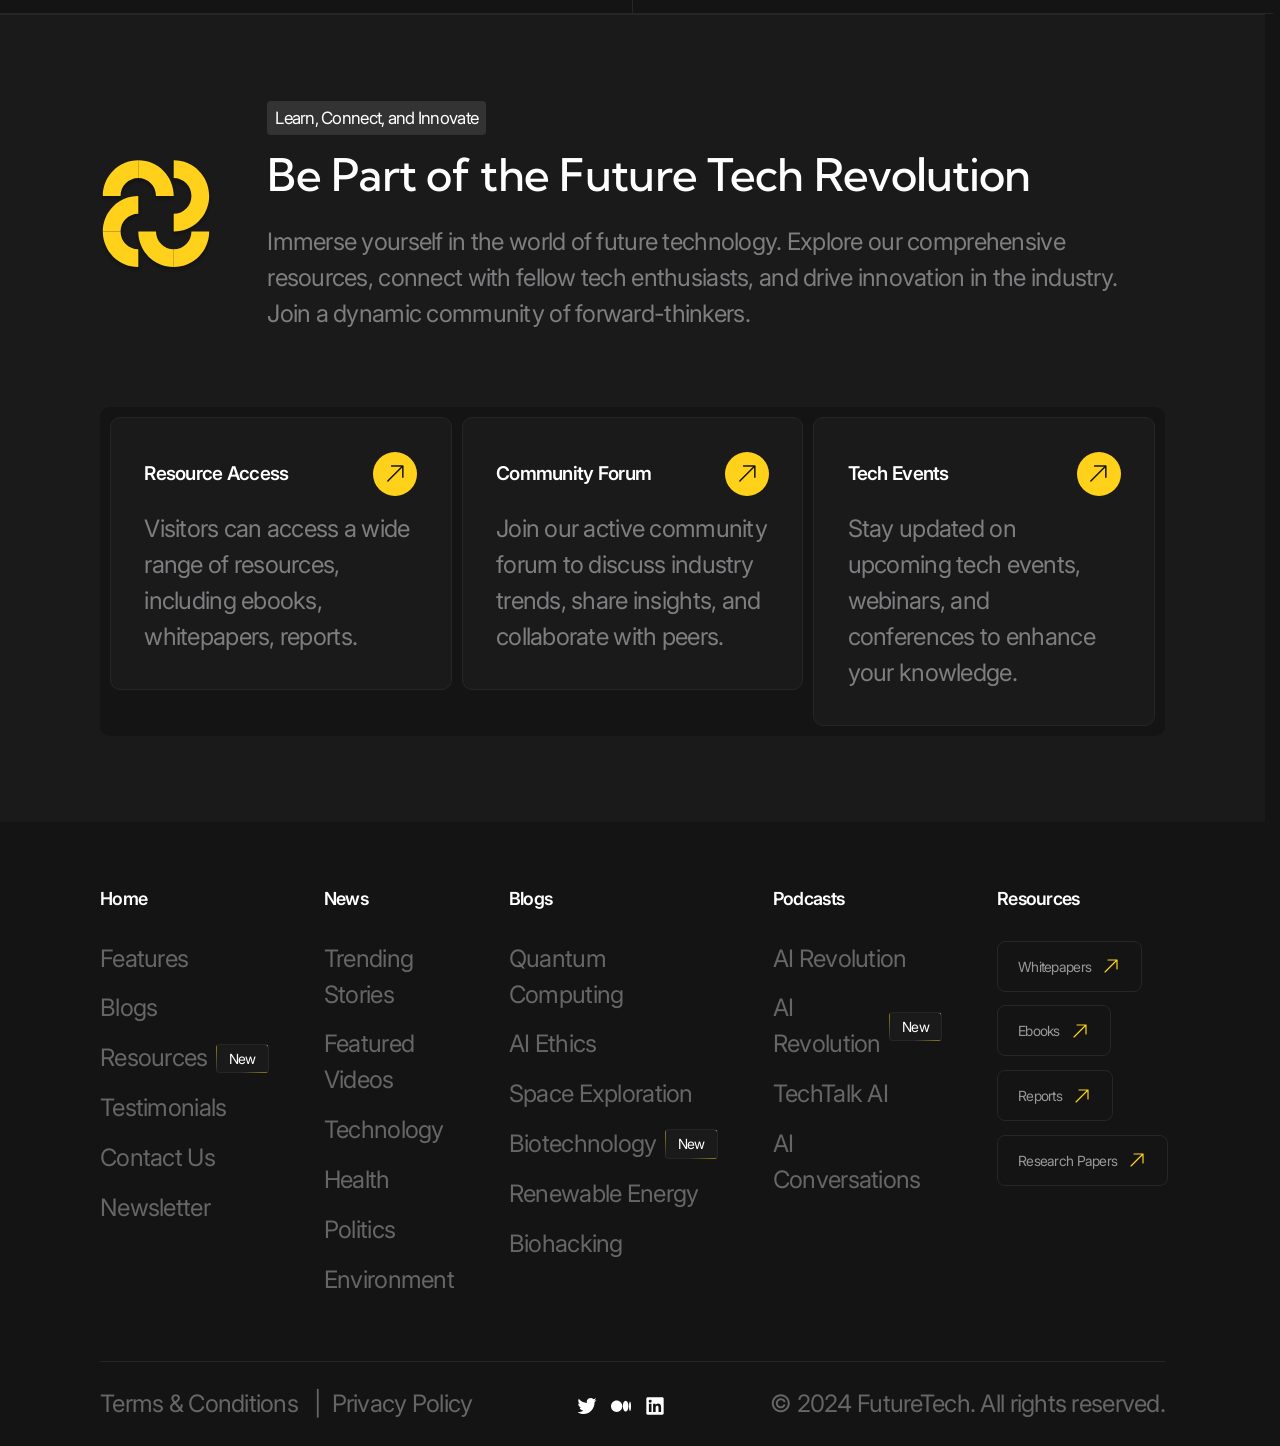
<file: news.html>
<!DOCTYPE html>
<html lang="en">
  <head>
    <meta charset="UTF-8" />
    <meta
      name="viewport"
      content="width=device-width, user-scalable=no, initial-scale=1.0, maximum-scale=1.0, minimum-scale=1.0"
    />
    <title>Future Tech | News</title>
    <link rel="stylesheet" href="./styles/main.css" />
    <script src="./scripts/main.js" type="module" defer></script>
  </head>
  <body>
    <header class="header" data-js-header>
      <div class="header__promo">
        <div class="header__promo-inner container">
          <a href="#" class="header__promo-link">
            <span class="icon icon--yellow-arrow"
              >Subscribe to our Newsletter For New & latest Blogs and
              Resources</span
            >
          </a>
        </div>
      </div>
      <div class="header__body">
        <div class="header__body-inner container">
          <a href="#" class="header__logo logo" aria-label="Home" title="Home">
            <img
              src="./images/logo1.svg"
              alt=""
              class="logo__image"
              width="179"
              height="50"
            />
          </a>
          <div class="header__overlay" data-js-header-overlay>
            <nav class="header__menu">
              <ul class="header__menu-list">
                <li class="header__menu-item">
                  <a href="./index.html" class="header__menu-link">Home</a>
                </li>
                <li class="header__menu-item">
                  <a href="./news.html" class="header__menu-link is-active"
                    >News</a
                  >
                </li>
                <li class="header__menu-item">
                  <a href="./podcasts.html" class="header__menu-link"
                    >Podcasts</a
                  >
                </li>
                <li class="header__menu-item">
                  <a href="./resources.html" class="header__menu-link"
                    >Resources</a
                  >
                </li>
              </ul>
            </nav>
            <a
              href="./contacts.html"
              class="header__contact-us-link button button--accent"
              >Contact Us</a
            >
          </div>
          <button
            type="button"
            class="header__burger-button burger-button visible-mobile"
            aria-label="Open menu"
            title="Open menu"
            data-js-header-burger-button
          >
            <span class="burger-button__line"></span>
            <span class="burger-button__line"></span>
            <span class="burger-button__line"></span>
          </button>
        </div>
      </div>
    </header>

    <main>
      <section class="hero-alt" aria-labelledby="news-title">
        <header class="hero-alt__header">
          <div class="hero-alt__header-inner container">
            <h1 id="news-title" class="hero-alt__title">
              Today's Headlines: Stay
              <span class="hero-alt__title-hidden-part">Informed</span>
            </h1>
            <p class="hero-alt__subtitle h1 hidden-mobile" aria-hidden="true">
              Informed
            </p>
            <p class="hero-alt__descrtiption">
              Explore the latest news from around the world. We bring you
              up-to-the-minute updates on the most significant events, trends,
              and stories. Discover the world through our news coverage.
            </p>
          </div>
        </header>
        <div class="hero-alt__body">
          <ul class="list">
            <li class="list__item">
              <article class="news-card container">
                <img
                  class="news-card__image"
                  src="./images/news/1.jpg"
                  alt=""
                  width="515"
                  height="427"
                />
                <div class="news-card__body">
                  <h2 class="news-card__title">
                    Global Climate Summit Addresses Urgent Climate Action
                  </h2>
                  <div class="news-card__description">
                    <p>
                      World leaders gathered at the Global Climate Summit to
                      discuss urgent climate action, emissions reductions, and
                      renewable energy targets.
                    </p>
                  </div>
                </div>
                <div class="news-card__summary summary">
                  <dl class="summary__list">
                    <div class="summary__item">
                      <dt class="summary__key">Category</dt>
                      <dd class="summary__value">Environment</dd>
                    </div>
                    <div class="summary__item">
                      <dt class="summary__key">Publication Date</dt>
                      <dd class="summary__value">
                        <time datetime="2023-10-10">October 10, 2023</time>
                      </dd>
                    </div>
                    <div class="summary__item">
                      <dt class="summary__key">Author</dt>
                      <dd class="summary__value">Jane Smith</dd>
                    </div>
                  </dl>
                </div>
                <div class="news-card__controls">
                  <div class="news-card__actions actions">
                    <ul class="blog-actions__list">
                      <li class="blog-actions__item">
                        <button
                          class="blog-actions__button is-active"
                          type="button"
                          aria-label="Dislike"
                          title="Dislike"
                        >
                          <span class="blog-actions__icon-wrapper">
                            <svg
                              width="24"
                              height="25"
                              viewBox="0 0 24 25"
                              fill="none"
                              xmlns="http://www.w3.org/2000/svg"
                            >
                              <path
                                d="M11.645 21.4107L11.6384 21.4071L11.6158 21.3949C11.5965 21.3844 11.5689 21.3693 11.5336 21.3496C11.4629 21.3101 11.3612 21.2524 11.233 21.1769C10.9765 21.0261 10.6132 20.8039 10.1785 20.515C9.31074 19.9381 8.15122 19.0901 6.9886 18.0063C4.68781 15.8615 2.25 12.6751 2.25 8.75C2.25 5.82194 4.7136 3.5 7.6875 3.5C9.43638 3.5 11.0023 4.29909 12 5.5516C12.9977 4.29909 14.5636 3.5 16.3125 3.5C19.2864 3.5 21.75 5.82194 21.75 8.75C21.75 12.6751 19.3122 15.8615 17.0114 18.0063C15.8488 19.0901 14.6893 19.9381 13.8215 20.515C13.3868 20.8039 13.0235 21.0261 12.767 21.1769C12.6388 21.2524 12.5371 21.3101 12.4664 21.3496C12.4311 21.3693 12.4035 21.3844 12.3842 21.3949L12.3616 21.4071L12.355 21.4107L12.3523 21.4121C12.1323 21.5289 11.8677 21.5289 11.6477 21.4121L11.645 21.4107Z"
                                stroke="#666666"
                                stroke-width="1.5"
                                stroke-linejoin="round"
                              />
                            </svg>
                          </span>
                          <span>14k</span>
                        </button>
                      </li>
                      <li class="blog-actions__item">
                        <button
                          class="blog-actions__button"
                          type="button"
                          aria-label="Share"
                          title="Share"
                        >
                          <span class="blog-actions__icon-wrapper">
                            <svg
                              width="24"
                              height="25"
                              viewBox="0 0 24 25"
                              fill="none"
                              xmlns="http://www.w3.org/2000/svg"
                            >
                              <path
                                d="M10.0384 14.4616L4.1719 11.7951C3.36454 11.4281 3.39898 10.2697 4.22673 9.95134L18.8999 4.30781C19.7087 3.99675 20.5033 4.79139 20.1922 5.60013L14.5487 20.2733C14.2303 21.1011 13.072 21.1355 12.705 20.3281L10.0384 14.4616ZM10.0384 14.4616L14.4231 10.077"
                                stroke="#666666"
                                stroke-width="1.5"
                                stroke-linecap="round"
                                stroke-linejoin="round"
                              />
                            </svg>
                          </span>
                          <span>204</span>
                        </button>
                      </li>
                    </ul>
                  </div>
                  <a href="" class="news-card__link button">Read More</a>
                </div>
              </article>
            </li>
            <li class="list__item">
              <div class="news container">
                <ul class="news__list">
                  <li class="news__item">
                    <article class="news-card">
                      <img
                        class="news-card__image"
                        src="./images/news/2.jpg"
                        alt=""
                        width="512"
                        height="222"
                      />
                      <div class="news-card__body">
                        <h2 class="news-card__title h6">
                          A Decisive Victory for Progressive Policies
                        </h2>
                        <div class="news-card__description">
                          <p>Politics</p>
                        </div>
                      </div>
                      <div class="news-card__controls">
                        <div class="news-card__actions actions">
                          <ul class="blog-actions__list">
                            <li class="blog-actions__item">
                              <button
                                class="blog-actions__button is-active"
                                type="button"
                                aria-label="Dislike"
                                title="Dislike"
                              >
                                <span class="blog-actions__icon-wrapper">
                                  <svg
                                    width="24"
                                    height="25"
                                    viewBox="0 0 24 25"
                                    fill="none"
                                    xmlns="http://www.w3.org/2000/svg"
                                  >
                                    <path
                                      d="M11.645 21.4107L11.6384 21.4071L11.6158 21.3949C11.5965 21.3844 11.5689 21.3693 11.5336 21.3496C11.4629 21.3101 11.3612 21.2524 11.233 21.1769C10.9765 21.0261 10.6132 20.8039 10.1785 20.515C9.31074 19.9381 8.15122 19.0901 6.9886 18.0063C4.68781 15.8615 2.25 12.6751 2.25 8.75C2.25 5.82194 4.7136 3.5 7.6875 3.5C9.43638 3.5 11.0023 4.29909 12 5.5516C12.9977 4.29909 14.5636 3.5 16.3125 3.5C19.2864 3.5 21.75 5.82194 21.75 8.75C21.75 12.6751 19.3122 15.8615 17.0114 18.0063C15.8488 19.0901 14.6893 19.9381 13.8215 20.515C13.3868 20.8039 13.0235 21.0261 12.767 21.1769C12.6388 21.2524 12.5371 21.3101 12.4664 21.3496C12.4311 21.3693 12.4035 21.3844 12.3842 21.3949L12.3616 21.4071L12.355 21.4107L12.3523 21.4121C12.1323 21.5289 11.8677 21.5289 11.6477 21.4121L11.645 21.4107Z"
                                      stroke="#666666"
                                      stroke-width="1.5"
                                      stroke-linejoin="round"
                                    />
                                  </svg>
                                </span>
                                <span>14k</span>
                              </button>
                            </li>
                            <li class="blog-actions__item">
                              <button
                                class="blog-actions__button"
                                type="button"
                                aria-label="Share"
                                title="Share"
                              >
                                <span class="blog-actions__icon-wrapper">
                                  <svg
                                    width="24"
                                    height="25"
                                    viewBox="0 0 24 25"
                                    fill="none"
                                    xmlns="http://www.w3.org/2000/svg"
                                  >
                                    <path
                                      d="M10.0384 14.4616L4.1719 11.7951C3.36454 11.4281 3.39898 10.2697 4.22673 9.95134L18.8999 4.30781C19.7087 3.99675 20.5033 4.79139 20.1922 5.60013L14.5487 20.2733C14.2303 21.1011 13.072 21.1355 12.705 20.3281L10.0384 14.4616ZM10.0384 14.4616L14.4231 10.077"
                                      stroke="#666666"
                                      stroke-width="1.5"
                                      stroke-linecap="round"
                                      stroke-linejoin="round"
                                    />
                                  </svg>
                                </span>
                                <span>204</span>
                              </button>
                            </li>
                          </ul>
                        </div>
                        <a href="" class="news-card__link button">
                          <span class="icon icon--yellow-arrow">Read More</span>
                        </a>
                      </div>
                    </article>
                  </li>
                  <li class="news__item">
                    <article class="news-card">
                      <img
                        class="news-card__image"
                        src="./images/news/3.jpg"
                        alt=""
                        width="512"
                        height="222"
                      />
                      <div class="news-card__body">
                        <h2 class="news-card__title h6">
                          Tech Giants Unveil Cutting-Edge AI Innovations
                        </h2>
                        <div class="news-card__description">
                          <p>Technology</p>
                        </div>
                      </div>
                      <div class="news-card__controls">
                        <div class="news-card__actions actions">
                          <ul class="blog-actions__list">
                            <li class="blog-actions__item">
                              <button
                                class="blog-actions__button is-active"
                                type="button"
                                aria-label="Dislike"
                                title="Dislike"
                              >
                                <span class="blog-actions__icon-wrapper">
                                  <svg
                                    width="24"
                                    height="25"
                                    viewBox="0 0 24 25"
                                    fill="none"
                                    xmlns="http://www.w3.org/2000/svg"
                                  >
                                    <path
                                      d="M11.645 21.4107L11.6384 21.4071L11.6158 21.3949C11.5965 21.3844 11.5689 21.3693 11.5336 21.3496C11.4629 21.3101 11.3612 21.2524 11.233 21.1769C10.9765 21.0261 10.6132 20.8039 10.1785 20.515C9.31074 19.9381 8.15122 19.0901 6.9886 18.0063C4.68781 15.8615 2.25 12.6751 2.25 8.75C2.25 5.82194 4.7136 3.5 7.6875 3.5C9.43638 3.5 11.0023 4.29909 12 5.5516C12.9977 4.29909 14.5636 3.5 16.3125 3.5C19.2864 3.5 21.75 5.82194 21.75 8.75C21.75 12.6751 19.3122 15.8615 17.0114 18.0063C15.8488 19.0901 14.6893 19.9381 13.8215 20.515C13.3868 20.8039 13.0235 21.0261 12.767 21.1769C12.6388 21.2524 12.5371 21.3101 12.4664 21.3496C12.4311 21.3693 12.4035 21.3844 12.3842 21.3949L12.3616 21.4071L12.355 21.4107L12.3523 21.4121C12.1323 21.5289 11.8677 21.5289 11.6477 21.4121L11.645 21.4107Z"
                                      stroke="#666666"
                                      stroke-width="1.5"
                                      stroke-linejoin="round"
                                    />
                                  </svg>
                                </span>
                                <span>312</span>
                              </button>
                            </li>
                            <li class="blog-actions__item">
                              <button
                                class="blog-actions__button"
                                type="button"
                                aria-label="Share"
                                title="Share"
                              >
                                <span class="blog-actions__icon-wrapper">
                                  <svg
                                    width="24"
                                    height="25"
                                    viewBox="0 0 24 25"
                                    fill="none"
                                    xmlns="http://www.w3.org/2000/svg"
                                  >
                                    <path
                                      d="M10.0384 14.4616L4.1719 11.7951C3.36454 11.4281 3.39898 10.2697 4.22673 9.95134L18.8999 4.30781C19.7087 3.99675 20.5033 4.79139 20.1922 5.60013L14.5487 20.2733C14.2303 21.1011 13.072 21.1355 12.705 20.3281L10.0384 14.4616ZM10.0384 14.4616L14.4231 10.077"
                                      stroke="#666666"
                                      stroke-width="1.5"
                                      stroke-linecap="round"
                                      stroke-linejoin="round"
                                    />
                                  </svg>
                                </span>
                                <span>10</span>
                              </button>
                            </li>
                          </ul>
                        </div>
                        <a href="" class="news-card__link button">
                          <span class="icon icon--yellow-arrow">Read More</span>
                        </a>
                      </div>
                    </article>
                  </li>
                  <li class="news__item">
                    <article class="news-card">
                      <img
                        class="news-card__image"
                        src="./images/news/4.jpg"
                        alt=""
                        width="512"
                        height="222"
                      />
                      <div class="news-card__body">
                        <h2 class="news-card__title h6">COVID-19 Variants</h2>
                        <div class="news-card__description">
                          <p>Health</p>
                        </div>
                      </div>
                      <div class="news-card__controls">
                        <div class="news-card__actions actions">
                          <ul class="blog-actions__list">
                            <li class="blog-actions__item">
                              <button
                                class="blog-actions__button is-active"
                                type="button"
                                aria-label="Dislike"
                                title="Dislike"
                              >
                                <span class="blog-actions__icon-wrapper">
                                  <svg
                                    width="24"
                                    height="25"
                                    viewBox="0 0 24 25"
                                    fill="none"
                                    xmlns="http://www.w3.org/2000/svg"
                                  >
                                    <path
                                      d="M11.645 21.4107L11.6384 21.4071L11.6158 21.3949C11.5965 21.3844 11.5689 21.3693 11.5336 21.3496C11.4629 21.3101 11.3612 21.2524 11.233 21.1769C10.9765 21.0261 10.6132 20.8039 10.1785 20.515C9.31074 19.9381 8.15122 19.0901 6.9886 18.0063C4.68781 15.8615 2.25 12.6751 2.25 8.75C2.25 5.82194 4.7136 3.5 7.6875 3.5C9.43638 3.5 11.0023 4.29909 12 5.5516C12.9977 4.29909 14.5636 3.5 16.3125 3.5C19.2864 3.5 21.75 5.82194 21.75 8.75C21.75 12.6751 19.3122 15.8615 17.0114 18.0063C15.8488 19.0901 14.6893 19.9381 13.8215 20.515C13.3868 20.8039 13.0235 21.0261 12.767 21.1769C12.6388 21.2524 12.5371 21.3101 12.4664 21.3496C12.4311 21.3693 12.4035 21.3844 12.3842 21.3949L12.3616 21.4071L12.355 21.4107L12.3523 21.4121C12.1323 21.5289 11.8677 21.5289 11.6477 21.4121L11.645 21.4107Z"
                                      stroke="#666666"
                                      stroke-width="1.5"
                                      stroke-linejoin="round"
                                    />
                                  </svg>
                                </span>
                                <span>24k</span>
                              </button>
                            </li>
                            <li class="blog-actions__item">
                              <button
                                class="blog-actions__button"
                                type="button"
                                aria-label="Share"
                                title="Share"
                              >
                                <span class="blog-actions__icon-wrapper">
                                  <svg
                                    width="24"
                                    height="25"
                                    viewBox="0 0 24 25"
                                    fill="none"
                                    xmlns="http://www.w3.org/2000/svg"
                                  >
                                    <path
                                      d="M10.0384 14.4616L4.1719 11.7951C3.36454 11.4281 3.39898 10.2697 4.22673 9.95134L18.8999 4.30781C19.7087 3.99675 20.5033 4.79139 20.1922 5.60013L14.5487 20.2733C14.2303 21.1011 13.072 21.1355 12.705 20.3281L10.0384 14.4616ZM10.0384 14.4616L14.4231 10.077"
                                      stroke="#666666"
                                      stroke-width="1.5"
                                      stroke-linecap="round"
                                      stroke-linejoin="round"
                                    />
                                  </svg>
                                </span>
                                <span>12</span>
                              </button>
                            </li>
                          </ul>
                        </div>
                        <a href="" class="news-card__link button">
                          <span class="icon icon--yellow-arrow">Read More</span>
                        </a>
                      </div>
                    </article>
                  </li>
                </ul>
              </div>
            </li>
          </ul>
        </div>
      </section>

      <section class="section" aria-labelledby="news-tabs-title">
        <header class="section__header">
          <div class="section__header-inner container">
            <div class="section__header-info">
              <p class="section__subtitle tag">A Knowledge Treasure Trove</p>
              <h2 class="section__title" id="block-title">
                Explore FutureTech's In-Depth Blog Posts
              </h2>
            </div>
            <div class="section__actions">
              <a href="./blog.html" class="section__link button">
                <span class="icon icon--yellow-arrow">View All Blogs</span>
              </a>
            </div>
          </div>
        </header>
        <div class="section__body tabs" data-js-tabs>
          <h3 class="visually-hidden" id="blog-category-title">
            Blog category
          </h3>
          <header class="tabs__header">
            <div
              class="tabs__buttons container"
              role="tablist"
              aria-labelledby="blog-category-title"
            >
              <button
                id="tab-1"
                class="tabs__button is-active"
                type="button"
                role="tab"
                aria-controls="tabpanel-1"
                data-js-tabs-button
                aria-selected="false"
              >
                All
              </button>
              <button
                id="tab-2"
                class="tabs__button"
                type="button"
                role="tab"
                aria-controls="tabpanel-2"
                data-js-tabs-button
                aria-selected="true"
                tabindex="-1"
              >
                Quantum Computing
              </button>
              <button
                id="tab-3"
                class="tabs__button"
                type="button"
                role="tab"
                aria-controls="tabpanel-3"
                data-js-tabs-button
                aria-selected="false"
                tabindex="-1"
              >
                AI Ethics
              </button>
              <button
                id="tab-4"
                class="tabs__button"
                type="button"
                role="tab"
                aria-controls="tabpanel-4"
                data-js-tabs-button
                aria-selected="false"
                tabindex="-1"
              >
                Space Exploration
              </button>
              <button
                id="tab-5"
                class="tabs__button"
                type="button"
                role="tab"
                aria-controls="tabpanel-5"
                data-js-tabs-button
                aria-selected="false"
                tabindex="-1"
              >
                Biotechnology
              </button>
              <button
                id="tab-6"
                class="tabs__button"
                type="button"
                role="tab"
                aria-controls="tabpanel-6"
                data-js-tabs-button
                aria-selected="false"
                tabindex="-1"
              >
                Renewable Energy
              </button>
            </div>
          </header>
          <div class="tabs__body">
            <div
              class="tabs__content is-active"
              id="tabpanel-1"
              aria-labelledby="tab-1"
              tabindex="0"
              data-js-tabs-content
            >
              <ul class="list">
                <li class="list__item">
                  <article class="blog-card container">
                    <div class="blog-card__author person-card">
                      <img
                        src="./images/blog/1.png"
                        alt=""
                        class="person-card__image"
                        width="80"
                        height="80"
                      />
                      <div class="person-card__body">
                        <p class="person-card__name">John Techson</p>
                        <p class="person-card__department">Quantum Computing</p>
                      </div>
                    </div>
                    <div class="blog-card__body">
                      <time datetime="2023-10-15" class="blog-card__date h6"
                        >October 15, 2023</time
                      >
                      <div class="blog-card__info">
                        <h4 class="blog-card__title">
                          The Quantum Leap in Computing
                        </h4>
                        <div class="blog-card__description">
                          <p>
                            Explore the revolution in quantum computing, its
                            applications, and its potential impact on various
                            industries.
                          </p>
                        </div>
                      </div>
                      <div class="blog-card__actions blog-actions">
                        <ul class="blog-actions__list">
                          <li class="blog-actions__item">
                            <button
                              class="blog-actions__button is-active"
                              type="button"
                              aria-label="Dislike"
                              title="Dislike"
                            >
                              <span class="blog-actions__icon-wrapper">
                                <svg
                                  width="24"
                                  height="25"
                                  viewBox="0 0 24 25"
                                  fill="none"
                                  xmlns="http://www.w3.org/2000/svg"
                                >
                                  <path
                                    d="M11.645 21.4107L11.6384 21.4071L11.6158 21.3949C11.5965 21.3844 11.5689 21.3693 11.5336 21.3496C11.4629 21.3101 11.3612 21.2524 11.233 21.1769C10.9765 21.0261 10.6132 20.8039 10.1785 20.515C9.31074 19.9381 8.15122 19.0901 6.9886 18.0063C4.68781 15.8615 2.25 12.6751 2.25 8.75C2.25 5.82194 4.7136 3.5 7.6875 3.5C9.43638 3.5 11.0023 4.29909 12 5.5516C12.9977 4.29909 14.5636 3.5 16.3125 3.5C19.2864 3.5 21.75 5.82194 21.75 8.75C21.75 12.6751 19.3122 15.8615 17.0114 18.0063C15.8488 19.0901 14.6893 19.9381 13.8215 20.515C13.3868 20.8039 13.0235 21.0261 12.767 21.1769C12.6388 21.2524 12.5371 21.3101 12.4664 21.3496C12.4311 21.3693 12.4035 21.3844 12.3842 21.3949L12.3616 21.4071L12.355 21.4107L12.3523 21.4121C12.1323 21.5289 11.8677 21.5289 11.6477 21.4121L11.645 21.4107Z"
                                    stroke="#666666"
                                    stroke-width="1.5"
                                    stroke-linejoin="round"
                                  />
                                </svg>
                              </span>
                              <span>24.5k</span>
                            </button>
                          </li>
                          <li class="blog-actions__item">
                            <button
                              class="blog-actions__button"
                              type="button"
                              aria-label="Discuss"
                              title="Discuss"
                            >
                              <span class="blog-actions__icon-wrapper">
                                <svg
                                  width="24"
                                  height="25"
                                  viewBox="0 0 24 25"
                                  fill="none"
                                  xmlns="http://www.w3.org/2000/svg"
                                >
                                  <path
                                    d="M8.48581 19.6888C9.54657 20.2083 10.7392 20.5 12 20.5C16.4183 20.5 20 16.9183 20 12.5C20 8.08172 16.4183 4.5 12 4.5C7.58172 4.5 4 8.08172 4 12.5C4 14.1401 4.49356 15.665 5.34026 16.9341M8.48581 19.6888L4 20.5L5.34026 16.9341M8.48581 19.6888L8.49231 19.6877M5.34026 16.9341L5.34154 16.9308"
                                    stroke="#666666"
                                    stroke-width="1.5"
                                    stroke-linecap="round"
                                    stroke-linejoin="round"
                                  />
                                </svg>
                              </span>
                              <span>50</span>
                            </button>
                          </li>
                          <li class="blog-actions__item">
                            <button
                              class="blog-actions__button"
                              type="button"
                              aria-label="Share"
                              title="Share"
                            >
                              <span class="blog-actions__icon-wrapper">
                                <svg
                                  width="24"
                                  height="25"
                                  viewBox="0 0 24 25"
                                  fill="none"
                                  xmlns="http://www.w3.org/2000/svg"
                                >
                                  <path
                                    d="M10.0384 14.4616L4.1719 11.7951C3.36454 11.4281 3.39898 10.2697 4.22673 9.95134L18.8999 4.30781C19.7087 3.99675 20.5033 4.79139 20.1922 5.60013L14.5487 20.2733C14.2303 21.1011 13.072 21.1355 12.705 20.3281L10.0384 14.4616ZM10.0384 14.4616L14.4231 10.077"
                                    stroke="#666666"
                                    stroke-width="1.5"
                                    stroke-linecap="round"
                                    stroke-linejoin="round"
                                  />
                                </svg>
                              </span>
                              <span>20</span>
                            </button>
                          </li>
                        </ul>
                      </div>
                    </div>
                    <a href="#" class="blog-card__link button">
                      <span class="icon icon--yellow-arrow">View Blog</span>
                    </a>
                  </article>
                </li>
                <li class="list__item">
                  <article class="blog-card container">
                    <div class="blog-card__author person-card">
                      <img
                        src="./images/blog/2.png"
                        alt=""
                        class="person-card__image"
                        width="80"
                        height="80"
                      />
                      <div class="person-card__body">
                        <p class="person-card__name">Sarah Ethicist</p>
                        <p class="person-card__department">AI Ethics</p>
                      </div>
                    </div>
                    <div class="blog-card__body">
                      <time datetime="2023-10-15" class="blog-card__date"
                        >October 15, 2023</time
                      >
                      <div class="blog-card__info">
                        <h4 class="blog-card__title">
                          The Ethical Dilemmas of AI
                        </h4>
                        <div class="blog-card__description">
                          <p>
                            A deep dive into ethical challenges posed by AI,
                            including bias, privacy, and transparency.
                          </p>
                        </div>
                      </div>
                      <div class="blog-card__actions blog-actions">
                        <ul class="blog-actions__list">
                          <li class="blog-actions__item">
                            <button
                              class="blog-actions__button is-active"
                              type="button"
                              aria-label="Dislike"
                              title="Dislike"
                            >
                              <span class="blog-actions__icon-wrapper">
                                <svg
                                  width="24"
                                  height="25"
                                  viewBox="0 0 24 25"
                                  fill="none"
                                  xmlns="http://www.w3.org/2000/svg"
                                >
                                  <path
                                    d="M11.645 21.4107L11.6384 21.4071L11.6158 21.3949C11.5965 21.3844 11.5689 21.3693 11.5336 21.3496C11.4629 21.3101 11.3612 21.2524 11.233 21.1769C10.9765 21.0261 10.6132 20.8039 10.1785 20.515C9.31074 19.9381 8.15122 19.0901 6.9886 18.0063C4.68781 15.8615 2.25 12.6751 2.25 8.75C2.25 5.82194 4.7136 3.5 7.6875 3.5C9.43638 3.5 11.0023 4.29909 12 5.5516C12.9977 4.29909 14.5636 3.5 16.3125 3.5C19.2864 3.5 21.75 5.82194 21.75 8.75C21.75 12.6751 19.3122 15.8615 17.0114 18.0063C15.8488 19.0901 14.6893 19.9381 13.8215 20.515C13.3868 20.8039 13.0235 21.0261 12.767 21.1769C12.6388 21.2524 12.5371 21.3101 12.4664 21.3496C12.4311 21.3693 12.4035 21.3844 12.3842 21.3949L12.3616 21.4071L12.355 21.4107L12.3523 21.4121C12.1323 21.5289 11.8677 21.5289 11.6477 21.4121L11.645 21.4107Z"
                                    stroke="#666666"
                                    stroke-width="1.5"
                                    stroke-linejoin="round"
                                  />
                                </svg>
                              </span>
                              <span>400k</span>
                            </button>
                          </li>
                          <li class="blog-actions__item">
                            <button
                              class="blog-actions__button"
                              type="button"
                              aria-label="Discuss"
                              title="Discuss"
                            >
                              <span class="blog-actions__icon-wrapper">
                                <svg
                                  width="24"
                                  height="25"
                                  viewBox="0 0 24 25"
                                  fill="none"
                                  xmlns="http://www.w3.org/2000/svg"
                                >
                                  <path
                                    d="M8.48581 19.6888C9.54657 20.2083 10.7392 20.5 12 20.5C16.4183 20.5 20 16.9183 20 12.5C20 8.08172 16.4183 4.5 12 4.5C7.58172 4.5 4 8.08172 4 12.5C4 14.1401 4.49356 15.665 5.34026 16.9341M8.48581 19.6888L4 20.5L5.34026 16.9341M8.48581 19.6888L8.49231 19.6877M5.34026 16.9341L5.34154 16.9308"
                                    stroke="#666666"
                                    stroke-width="1.5"
                                    stroke-linecap="round"
                                    stroke-linejoin="round"
                                  />
                                </svg>
                              </span>
                              <span>1k</span>
                            </button>
                          </li>
                          <li class="blog-actions__item">
                            <button
                              class="blog-actions__button"
                              type="button"
                              aria-label="Share"
                              title="Share"
                            >
                              <span class="blog-actions__icon-wrapper">
                                <svg
                                  width="24"
                                  height="25"
                                  viewBox="0 0 24 25"
                                  fill="none"
                                  xmlns="http://www.w3.org/2000/svg"
                                >
                                  <path
                                    d="M10.0384 14.4616L4.1719 11.7951C3.36454 11.4281 3.39898 10.2697 4.22673 9.95134L18.8999 4.30781C19.7087 3.99675 20.5033 4.79139 20.1922 5.60013L14.5487 20.2733C14.2303 21.1011 13.072 21.1355 12.705 20.3281L10.0384 14.4616ZM10.0384 14.4616L14.4231 10.077"
                                    stroke="#666666"
                                    stroke-width="1.5"
                                    stroke-linecap="round"
                                    stroke-linejoin="round"
                                  />
                                </svg>
                              </span>
                              <span>381</span>
                            </button>
                          </li>
                        </ul>
                      </div>
                    </div>
                    <a href="#" class="blog-card__link button">
                      <span class="icon icon--yellow-arrow">View Blog</span>
                    </a>
                  </article>
                </li>
                <li class="list__item">
                  <article class="blog-card container">
                    <div class="blog-card__author person-card">
                      <img
                        src="./images/blog/3.png"
                        alt=""
                        class="person-card__image"
                        width="80"
                        height="80"
                      />
                      <div class="person-card__body">
                        <p class="person-card__name">Astronomer X</p>
                        <p class="person-card__department">Space Exploration</p>
                      </div>
                    </div>
                    <div class="blog-card__body">
                      <time datetime="2023-10-15" class="blog-card__date"
                        >October 15, 2023</time
                      >
                      <div class="blog-card__info">
                        <h4 class="blog-card__title">
                          The Mars Colonization Challenge
                        </h4>
                        <div class="blog-card__description">
                          <p>
                            Exploring the technical and logistical challenges of
                            human colonization on Mars.
                          </p>
                        </div>
                      </div>
                      <div class="blog-card__actions blog-actions">
                        <ul class="blog-actions__list">
                          <li class="blog-actions__item">
                            <button
                              class="blog-actions__button is-active"
                              type="button"
                              aria-label="Dislike"
                              title="Dislike"
                            >
                              <span class="blog-actions__icon-wrapper">
                                <svg
                                  width="24"
                                  height="25"
                                  viewBox="0 0 24 25"
                                  fill="none"
                                  xmlns="http://www.w3.org/2000/svg"
                                >
                                  <path
                                    d="M11.645 21.4107L11.6384 21.4071L11.6158 21.3949C11.5965 21.3844 11.5689 21.3693 11.5336 21.3496C11.4629 21.3101 11.3612 21.2524 11.233 21.1769C10.9765 21.0261 10.6132 20.8039 10.1785 20.515C9.31074 19.9381 8.15122 19.0901 6.9886 18.0063C4.68781 15.8615 2.25 12.6751 2.25 8.75C2.25 5.82194 4.7136 3.5 7.6875 3.5C9.43638 3.5 11.0023 4.29909 12 5.5516C12.9977 4.29909 14.5636 3.5 16.3125 3.5C19.2864 3.5 21.75 5.82194 21.75 8.75C21.75 12.6751 19.3122 15.8615 17.0114 18.0063C15.8488 19.0901 14.6893 19.9381 13.8215 20.515C13.3868 20.8039 13.0235 21.0261 12.767 21.1769C12.6388 21.2524 12.5371 21.3101 12.4664 21.3496C12.4311 21.3693 12.4035 21.3844 12.3842 21.3949L12.3616 21.4071L12.355 21.4107L12.3523 21.4121C12.1323 21.5289 11.8677 21.5289 11.6477 21.4121L11.645 21.4107Z"
                                    stroke="#666666"
                                    stroke-width="1.5"
                                    stroke-linejoin="round"
                                  />
                                </svg>
                              </span>
                              <span>10k</span>
                            </button>
                          </li>
                          <li class="blog-actions__item">
                            <button
                              class="blog-actions__button"
                              type="button"
                              aria-label="Discuss"
                              title="Discuss"
                            >
                              <span class="blog-actions__icon-wrapper">
                                <svg
                                  width="24"
                                  height="25"
                                  viewBox="0 0 24 25"
                                  fill="none"
                                  xmlns="http://www.w3.org/2000/svg"
                                >
                                  <path
                                    d="M8.48581 19.6888C9.54657 20.2083 10.7392 20.5 12 20.5C16.4183 20.5 20 16.9183 20 12.5C20 8.08172 16.4183 4.5 12 4.5C7.58172 4.5 4 8.08172 4 12.5C4 14.1401 4.49356 15.665 5.34026 16.9341M8.48581 19.6888L4 20.5L5.34026 16.9341M8.48581 19.6888L8.49231 19.6877M5.34026 16.9341L5.34154 16.9308"
                                    stroke="#666666"
                                    stroke-width="1.5"
                                    stroke-linecap="round"
                                    stroke-linejoin="round"
                                  />
                                </svg>
                              </span>
                              <span>130</span>
                            </button>
                          </li>
                          <li class="blog-actions__item">
                            <button
                              class="blog-actions__button"
                              type="button"
                              aria-label="Share"
                              title="Share"
                            >
                              <span class="blog-actions__icon-wrapper">
                                <svg
                                  width="24"
                                  height="25"
                                  viewBox="0 0 24 25"
                                  fill="none"
                                  xmlns="http://www.w3.org/2000/svg"
                                >
                                  <path
                                    d="M10.0384 14.4616L4.1719 11.7951C3.36454 11.4281 3.39898 10.2697 4.22673 9.95134L18.8999 4.30781C19.7087 3.99675 20.5033 4.79139 20.1922 5.60013L14.5487 20.2733C14.2303 21.1011 13.072 21.1355 12.705 20.3281L10.0384 14.4616ZM10.0384 14.4616L14.4231 10.077"
                                    stroke="#666666"
                                    stroke-width="1.5"
                                    stroke-linecap="round"
                                    stroke-linejoin="round"
                                  />
                                </svg>
                              </span>
                              <span>200</span>
                            </button>
                          </li>
                        </ul>
                      </div>
                    </div>
                    <a href="#" class="blog-card__link button">
                      <span class="icon icon--yellow-arrow">View Blog</span>
                    </a>
                  </article>
                </li>
              </ul>
            </div>
            <div
              class="tabs__content"
              id="tabpanel-2"
              aria-labelledby="tab-2"
              tabindex="0"
              data-js-tabs-content
            >
              Lorem ipsum dolor sit amet consectetur adipisicing elit. Porro,
              officia.
            </div>
            <div
              class="tabs__content"
              id="tabpanel-3"
              aria-labelledby="tab-3"
              tabindex="0"
              data-js-tabs-content
            >
              Lorem ipsum dolor sit amet consectetur adipisicing elit. Porro,
              officia.
            </div>
            <div
              class="tabs__content"
              id="tabpanel-4"
              aria-labelledby="tab-4"
              tabindex="0"
              data-js-tabs-content
            >
              Lorem ipsum dolor sit amet consectetur adipisicing elit. Porro,
              officia.
            </div>
            <div
              class="tabs__content"
              id="tabpanel-5"
              aria-labelledby="tab-5"
              tabindex="0"
              data-js-tabs-content
            >
              Lorem ipsum dolor sit amet consectetur adipisicing elit. Porro,
              officia.
            </div>
            <div
              class="tabs__content"
              id="tabpanel-6"
              aria-labelledby="tab-6"
              tabindex="0"
              data-js-tabs-content
            >
              Lorem ipsum dolor sit amet consectetur adipisicing elit. Porro,
              officia.
            </div>
          </div>
        </div>
      </section>

      <section class="section" aria-labelledby="videos-title">
        <header class="section__header">
          <div class="section__header-inner container">
            <div class="section__header-info">
              <p class="section__subtitle tag">Featured Videos</p>
              <h2 class="section__title" id="videos-title">
                Visual Insights for the Modern Viewer
              </h2>
            </div>
            <div class="section__actions">
              <a href="./blog.html" class="section__link button">
                <span class="icon icon--yellow-arrow">View All Blogs</span>
              </a>
            </div>
          </div>
        </header>
        <div class="section__body">
          <ul class="bordered-grid bordered-grid--2-cols container">
            <li class="bordered-grid__item">
              <div class="video-card">
                <div class="video-card__player video-player" data-js-video-player>
                  <video
                    src="./videos/example.mp4"
                    class="video-player__video"
                    width="718"
                    height="412"
                    poster="./images/videos/poster-1.jpg"
                    data-js-video-player-video
                  ></video>
                  <div
                    class="video-player__panel is-active"
                    data-js-video-player-panel
                  >
                    <button
                      type="button"
                      class="video-player__play-button"
                      aria-label="play-video"
                      title="play-video"
                      data-js-video-player-play-button
                    >
                      <svg
                        width="70"
                        height="70"
                        viewBox="0 0 70 70"
                        fill="none"
                        xmlns="http://www.w3.org/2000/svg"
                      >
                        <path
                          fill-rule="evenodd"
                          clip-rule="evenodd"
                          d="M6.5625 35C6.5625 19.2944 19.2944 6.5625 35 6.5625C50.7056 6.5625 63.4375 19.2944 63.4375 35C63.4375 50.7056 50.7056 63.4375 35 63.4375C19.2944 63.4375 6.5625 50.7056 6.5625 35ZM47.4663 32.1318C49.7167 33.382 49.7167 36.6183 47.4663 37.8685L31.1248 46.9471C28.9377 48.1621 26.25 46.5807 26.25 44.0788V25.9215C26.25 23.4196 28.9377 21.8381 31.1248 23.0531L47.4663 32.1318Z"
                          fill="white"
                        />
                      </svg>
                    </button>
                    <div class="video-player__duration">2.30 min</div>
                  </div>
                </div>
                <div class="video-card__body">
                  <h3 class="video-card__title h5">
                    Mars Exploration: Unveiling Alien Landscapes
                  </h3>
                  <div class="video-card__description">
                    <p>
                      Embark on a journey through the Red Planet's breathtaking
                      landscapes and uncover the mysteries of Mars.
                    </p>
                  </div>
                </div>
              </div>
            </li>
            <li class="bordered-grid__item">
              <div class="video-card">
                <div
                  class="video-card__player video-player"
                  data-js-video-player
                >
                  <video
                    src="./videos/example.mp4"
                    class="video-player__video"
                    width="718"
                    height="412"
                    poster="./images/videos/poster-2.jpg"
                    data-js-video-player-video
                  ></video>
                  <div
                    class="video-player__panel is-active"
                    data-js-video-player-panel
                  >
                    <button
                      type="button"
                      class="video-player__play-button"
                      aria-label="play-video"
                      title="play-video"
                      data-js-video-player-play-button
                    >
                      <svg
                        width="70"
                        height="70"
                        viewBox="0 0 70 70"
                        fill="none"
                        xmlns="http://www.w3.org/2000/svg"
                      >
                        <path
                          fill-rule="evenodd"
                          clip-rule="evenodd"
                          d="M6.5625 35C6.5625 19.2944 19.2944 6.5625 35 6.5625C50.7056 6.5625 63.4375 19.2944 63.4375 35C63.4375 50.7056 50.7056 63.4375 35 63.4375C19.2944 63.4375 6.5625 50.7056 6.5625 35ZM47.4663 32.1318C49.7167 33.382 49.7167 36.6183 47.4663 37.8685L31.1248 46.9471C28.9377 48.1621 26.25 46.5807 26.25 44.0788V25.9215C26.25 23.4196 28.9377 21.8381 31.1248 23.0531L47.4663 32.1318Z"
                          fill="white"
                        />
                      </svg>
                    </button>
                    <div class="video-player__duration">2.30 min</div>
                  </div>
                </div>
                <div class="video-card__body"></div>
                <h3 class="video-card__title h5">
                  Blockchain Explained: A Revolution in Finance
                </h3>
                <div class="video-card__description">
                  <p>
                    Delve into the world of blockchain technology and its
                    transformative impact on the financial industry.
                  </p>
                </div>
              </div>
            </li>
            <li class="bordered-grid__item">
              <div class="video-card">
                <div
                  class="video-card__player video-player"
                  data-js-video-player
                >
                  <video
                    src="./videos/example.mp4"
                    class="video-player__video"
                    width="718"
                    height="412"
                    poster="./images/videos/poster-3.jpg"
                    data-js-video-player-video
                  ></video>
                  <div
                    class="video-player__panel is-active"
                    data-js-video-player-panel
                  >
                    <button
                      type="button"
                      class="video-player__play-button"
                      aria-label="play-video"
                      title="play-video"
                      data-js-video-player-play-button
                    >
                      <svg
                        width="70"
                        height="70"
                        viewBox="0 0 70 70"
                        fill="none"
                        xmlns="http://www.w3.org/2000/svg"
                      >
                        <path
                          fill-rule="evenodd"
                          clip-rule="evenodd"
                          d="M6.5625 35C6.5625 19.2944 19.2944 6.5625 35 6.5625C50.7056 6.5625 63.4375 19.2944 63.4375 35C63.4375 50.7056 50.7056 63.4375 35 63.4375C19.2944 63.4375 6.5625 50.7056 6.5625 35ZM47.4663 32.1318C49.7167 33.382 49.7167 36.6183 47.4663 37.8685L31.1248 46.9471C28.9377 48.1621 26.25 46.5807 26.25 44.0788V25.9215C26.25 23.4196 28.9377 21.8381 31.1248 23.0531L47.4663 32.1318Z"
                          fill="white"
                        />
                      </svg>
                    </button>
                    <div class="video-player__duration">2.30 min</div>
                  </div>
                </div>
                <div class="video-card__body">
                  <h3 class="video-card__title h5">
                    Breaking the Silence: Mental Health Awareness in the
                    Workplace
                  </h3>
                  <div class="video-card__description">
                    <p>
                      An exploration of the importance of mental health
                      awareness and the initiatives reshaping workplaces for
                      employee well-being.
                    </p>
                  </div>
                </div>
              </div>
            </li>
            <li class="bordered-grid__item">
              <div class="video-card">
                <div
                  class="video-card__player video-player"
                  data-js-video-player
                >
                  <video
                    src="./videos/example.mp4"
                    class="video-player__video"
                    width="718"
                    height="412"
                    poster="./images/videos/poster-4.jpg"
                    data-js-video-player-video
                  ></video>
                  <div
                    class="video-player__panel is-active"
                    data-js-video-player-panel
                  >
                    <button
                      type="button"
                      class="video-player__play-button"
                      aria-label="play-video"
                      title="play-video"
                      data-js-video-player-play-button
                    >
                      <svg
                        width="70"
                        height="70"
                        viewBox="0 0 70 70"
                        fill="none"
                        xmlns="http://www.w3.org/2000/svg"
                      >
                        <path
                          fill-rule="evenodd"
                          clip-rule="evenodd"
                          d="M6.5625 35C6.5625 19.2944 19.2944 6.5625 35 6.5625C50.7056 6.5625 63.4375 19.2944 63.4375 35C63.4375 50.7056 50.7056 63.4375 35 63.4375C19.2944 63.4375 6.5625 50.7056 6.5625 35ZM47.4663 32.1318C49.7167 33.382 49.7167 36.6183 47.4663 37.8685L31.1248 46.9471C28.9377 48.1621 26.25 46.5807 26.25 44.0788V25.9215C26.25 23.4196 28.9377 21.8381 31.1248 23.0531L47.4663 32.1318Z"
                          fill="white"
                        />
                      </svg>
                    </button>
                    <div class="video-player__duration">2.30 min</div>
                  </div>
                </div>
                <div class="video-card__body">
                  <h3 class="video-card__title h5">
                    Revolutionizing Investment Strategies
                  </h3>
                  <div class="video-card__description">
                    <p>
                      An exploration of the importance of mental health
                      awareness and the initiatives reshaping workplaces for
                      employee well-being.
                    </p>
                  </div>
                </div>
              </div>
            </li>
          </ul>
        </div>
      </section>

      <section class="about" aria-labelledby="about-title">
        <div class="about__inner container">
          <header class="about__header">
            <img
              width="150"
              height="150"
              src="./images/about/icon.svg"
              alt=""
              class="about__icon"
            />
            <div class="about__info">
              <p class="about__subtitle tag">Learn, Connect, and Innovate</p>
              <h2 class="about__title" id="about-title">
                Be Part of the Future Tech Revolution
              </h2>
            </div>
            <div class="about__description">
              <p>
                Immerse yourself in the world of future technology. Explore our
                comprehensive resources, connect with fellow tech enthusiasts,
                and drive innovation in the industry. Join a dynamic community
                of forward-thinkers.
              </p>
            </div>
          </header>
          <ul class="about__list">
            <li class="about__item">
              <a href="" class="about-card tile">
                <h3 class="about-card__title circle-icon">Resource Access</h3>
                <div class="about-card__description">
                  <p>
                    Visitors can access a wide range of resources, including
                    ebooks, whitepapers, reports.
                  </p>
                </div>
              </a>
            </li>
            <li class="about__item">
              <a href="" class="about-card tile">
                <h3 class="about-card__title circle-icon">Community Forum</h3>
                <div class="about-card__description">
                  <p>
                    Join our active community forum to discuss industry trends,
                    share insights, and collaborate with peers.
                  </p>
                </div>
              </a>
            </li>
            <li class="about__item">
              <a href="" class="about-card tile">
                <h3 class="about-card__title circle-icon">Tech Events</h3>
                <div class="about-card__description">
                  <p>
                    Stay updated on upcoming tech events, webinars, and
                    conferences to enhance your knowledge.
                  </p>
                </div>
              </a>
            </li>
          </ul>
        </div>
      </section>
    </main>

    <footer class="footer">
      <div class="footer__inner container">
        <div class="footer__body">
          <nav class="footer__menu">
            <div class="footer__menu-column">
              <a href="#" class="footer__menu-main-link h6">Home</a>
              <ul class="footer__menu-list">
                <li class="footer__menu-item">
                  <a href="#" class="footer__menu-link">Features</a>
                </li>
                <li class="footer__menu-item">
                  <a href="#" class="footer__menu-link">Blogs</a>
                </li>
                <li class="footer__menu-item">
                  <a href="#" class="footer__menu-link">Resources</a>
                  <span class="badge">New</span>
                </li>
                <li class="footer__menu-item">
                  <a href="#" class="footer__menu-link">Testimonials</a>
                </li>
                <li class="footer__menu-item">
                  <a href="#" class="footer__menu-link">Contact Us</a>
                </li>
                <li class="footer__menu-item">
                  <a href="#" class="footer__menu-link">Newsletter</a>
                </li>
              </ul>
            </div>
            <div class="footer__menu-column">
              <a href="#" class="footer__menu-main-link h6">News</a>
              <ul class="footer__menu-list">
                <li class="footer__menu-item">
                  <a href="#" class="footer__menu-link">Trending Stories</a>
                </li>
                <li class="footer__menu-item">
                  <a href="#" class="footer__menu-link">Featured Videos</a>
                </li>
                <li class="footer__menu-item">
                  <a href="#" class="footer__menu-link">Technology</a>
                </li>
                <li class="footer__menu-item">
                  <a href="#" class="footer__menu-link">Health</a>
                </li>
                <li class="footer__menu-item">
                  <a href="#" class="footer__menu-link">Politics</a>
                </li>
                <li class="footer__menu-item">
                  <a href="#" class="footer__menu-link">Environment</a>
                </li>
              </ul>
            </div>
            <div class="footer__menu-column">
              <a href="#" class="footer__menu-main-link h6">Blogs</a>
              <ul class="footer__menu-list">
                <li class="footer__menu-item">
                  <a href="#" class="footer__menu-link">Quantum Computing</a>
                </li>
                <li class="footer__menu-item">
                  <a href="#" class="footer__menu-link">AI Ethics</a>
                </li>
                <li class="footer__menu-item">
                  <a href="#" class="footer__menu-link">Space Exploration</a>
                </li>
                <li class="footer__menu-item">
                  <a href="#" class="footer__menu-link">Biotechnology</a>
                  <span class="badge">New</span>
                </li>
                <li class="footer__menu-item">
                  <a href="#" class="footer__menu-link">Renewable Energy</a>
                </li>
                <li class="footer__menu-item">
                  <a href="#" class="footer__menu-link">Biohacking</a>
                </li>
              </ul>
            </div>
            <div class="footer__menu-column">
              <a href="#" class="footer__menu-main-link h6">Podcasts</a>
              <ul class="footer__menu-list">
                <li class="footer__menu-item">
                  <a href="#" class="footer__menu-link">AI Revolution</a>
                </li>
                <li class="footer__menu-item">
                  <a href="#" class="footer__menu-link">AI Revolution</a>
                  <span class="badge">New</span>
                </li>
                <li class="footer__menu-item">
                  <a href="#" class="footer__menu-link">TechTalk AI</a>
                </li>
                <li class="footer__menu-item">
                  <a href="#" class="footer__menu-link">AI Conversations</a>
                </li>
              </ul>
            </div>
            <div class="footer__menu-column">
              <a href="#" class="footer__menu-main-link h6">Resources</a>
              <ul class="footer__menu-list">
                <li class="footer__menu-item">
                  <a href="#" class="footer__menu-link button">
                    <span class="icon icon--yellow-arrow">Whitepapers</span>
                  </a>
                </li>
                <li class="footer__menu-item">
                  <a href="#" class="footer__menu-link button">
                    <span class="icon icon--yellow-arrow">Ebooks</span>
                  </a>
                </li>
                <li class="footer__menu-item">
                  <a href="#" class="footer__menu-link button">
                    <span class="icon icon--yellow-arrow">Reports</span>
                  </a>
                </li>
                <li class="footer__menu-item">
                  <a href="#" class="footer__menu-link button">
                    <span class="icon icon--yellow-arrow">Research Papers</span>
                  </a>
                </li>
              </ul>
            </div>
          </nav>
        </div>
        <div class="footer__extra">
          <div class="footer__extra-menu">
            <ul class="footer__extra-menu-list">
              <li class="footer__extra-menu-item">
                <a href="#" class="footer__extra-menu-link"
                  >Terms & Conditions</a
                >
              </li>
              <li class="footer__extra-menu-item">
                <a href="#" class="footer__extra-menu-link">Privacy Policy</a>
              </li>
            </ul>
          </div>
          <div class="footer__soc1als soc1als">
            <ul class="soc1als__list">
              <li class="soc1als__item">
                <a
                  target="_blank"
                  href="#"
                  class="soc1als__link"
                  aria-label="Twitter"
                  title="Twitter"
                >
                  <svg
                    width="24"
                    height="24"
                    viewBox="0 0 24 24"
                    fill="none"
                    xmlns="http://www.w3.org/2000/svg"
                  >
                    <path
                      d="M21.0571 7.18114C21.0664 7.39235 21.0664 7.59395 21.0664 7.80515C21.0756 14.2084 16.3712 21.6004 7.76793 21.6004C5.23048 21.6004 2.73933 20.842 0.600098 19.4212C0.970528 19.4692 1.34096 19.4884 1.71139 19.4884C3.81358 19.4884 5.86021 18.7588 7.51789 17.4052C5.51756 17.3668 3.75802 16.0132 3.14681 14.0356C3.85063 14.1796 4.57296 14.1508 5.25826 13.9492C3.08198 13.5076 1.51691 11.5204 1.50765 9.20675C1.50765 9.18755 1.50765 9.16835 1.50765 9.14915C2.15591 9.52355 2.88751 9.73475 3.62837 9.75395C1.58174 8.33315 0.942746 5.50114 2.18369 3.28353C4.5637 6.31714 8.06427 8.15075 11.8241 8.35235C11.4445 6.67234 11.9631 4.90594 13.1762 3.71553C15.0561 1.88193 18.0196 1.97793 19.7977 3.92673C20.8441 3.71553 21.8535 3.31233 22.7704 2.74593C22.4185 3.86913 21.6869 4.81954 20.7145 5.42434C21.6406 5.30914 22.5481 5.04994 23.4001 4.66594C22.7704 5.64514 21.9739 6.48994 21.0571 7.18114Z"
                      fill="white"
                    />
                  </svg>
                </a>
              </li>
              <li class="soc1als__item">
                <a
                  target="_blank"
                  href="#"
                  class="soc1als__link"
                  aria-label="Medium"
                  title="Medium"
                >
                  <svg
                    width="24"
                    height="24"
                    viewBox="0 0 24 24"
                    fill="none"
                    xmlns="http://www.w3.org/2000/svg"
                  >
                    <path
                      d="M13.5374 12.2281C13.5374 15.9988 10.5069 19.0556 6.76883 19.0556C3.03073 19.0556 0 15.9981 0 12.2281C0 8.45806 3.0305 5.40039 6.76883 5.40039C10.5072 5.40039 13.5374 8.45737 13.5374 12.2281Z"
                      fill="white"
                    />
                    <path
                      d="M20.9627 12.2285C20.9627 15.7778 19.4474 18.6563 17.5783 18.6563C15.7091 18.6563 14.1938 15.7778 14.1938 12.2285C14.1938 8.67922 15.7089 5.80078 17.578 5.80078C19.4472 5.80078 20.9625 8.67829 20.9625 12.2285"
                      fill="white"
                    />
                    <path
                      d="M24 12.228C24 15.4073 23.4672 17.9862 22.8097 17.9862C22.1522 17.9862 21.6196 15.408 21.6196 12.228C21.6196 9.04797 22.1525 6.46973 22.8097 6.46973C23.467 6.46973 24 9.04774 24 12.228Z"
                      fill="white"
                    />
                  </svg>
                </a>
              </li>
              <li class="soc1als__item">
                <a
                  target="_blank"
                  href="#"
                  class="soc1als__link"
                  aria-label="LinkedIn"
                  title="LinkedIn"
                >
                  <svg
                    width="24"
                    height="24"
                    viewBox="0 0 24 24"
                    fill="none"
                    xmlns="http://www.w3.org/2000/svg"
                  >
                    <path
                      d="M20.8647 1.59961H3.13554C2.72832 1.59961 2.33777 1.76138 2.04982 2.04933C1.76187 2.33728 1.6001 2.72783 1.6001 3.13505V20.8642C1.6001 21.2714 1.76187 21.6619 2.04982 21.9499C2.33777 22.2378 2.72832 22.3996 3.13554 22.3996H20.8647C21.2719 22.3996 21.6624 22.2378 21.9504 21.9499C22.2383 21.6619 22.4001 21.2714 22.4001 20.8642V3.13505C22.4001 2.72783 22.2383 2.33728 21.9504 2.04933C21.6624 1.76138 21.2719 1.59961 20.8647 1.59961ZM7.79965 19.3186H4.67243V9.38516H7.79965V19.3186ZM6.23388 8.00861C5.87915 8.00661 5.53296 7.89958 5.239 7.70102C4.94504 7.50246 4.71649 7.22127 4.58219 6.89294C4.44789 6.56461 4.41386 6.20386 4.48439 5.8562C4.55492 5.50855 4.72686 5.18958 4.9785 4.93955C5.23014 4.68952 5.5502 4.51964 5.8983 4.45134C6.2464 4.38304 6.60693 4.41939 6.93439 4.5558C7.26185 4.6922 7.54156 4.92255 7.73823 5.21778C7.9349 5.51301 8.03971 5.85988 8.03943 6.21461C8.04278 6.45211 7.99827 6.68784 7.90857 6.90777C7.81887 7.1277 7.68582 7.32732 7.51733 7.49473C7.34884 7.66215 7.14837 7.79392 6.92787 7.88221C6.70736 7.97049 6.47134 8.01348 6.23388 8.00861ZM19.3263 19.3273H16.2005V13.9005C16.2005 12.3001 15.5202 11.8061 14.642 11.8061C13.7147 11.8061 12.8047 12.5052 12.8047 13.9409V19.3273H9.67743V9.39239H12.6848V10.7689H12.7252C13.0271 10.1579 14.0844 9.11361 15.6979 9.11361C17.4428 9.11361 19.3278 10.1493 19.3278 13.1826L19.3263 19.3273Z"
                      fill="white"
                    />
                  </svg>
                </a>
              </li>
            </ul>
          </div>
          <p class="footer__copyright">
            © <time datetime="2024">2024</time> FutureTech. All rights reserved.
          </p>
        </div>
      </div>
    </footer>
  </body>
</html>
</file>
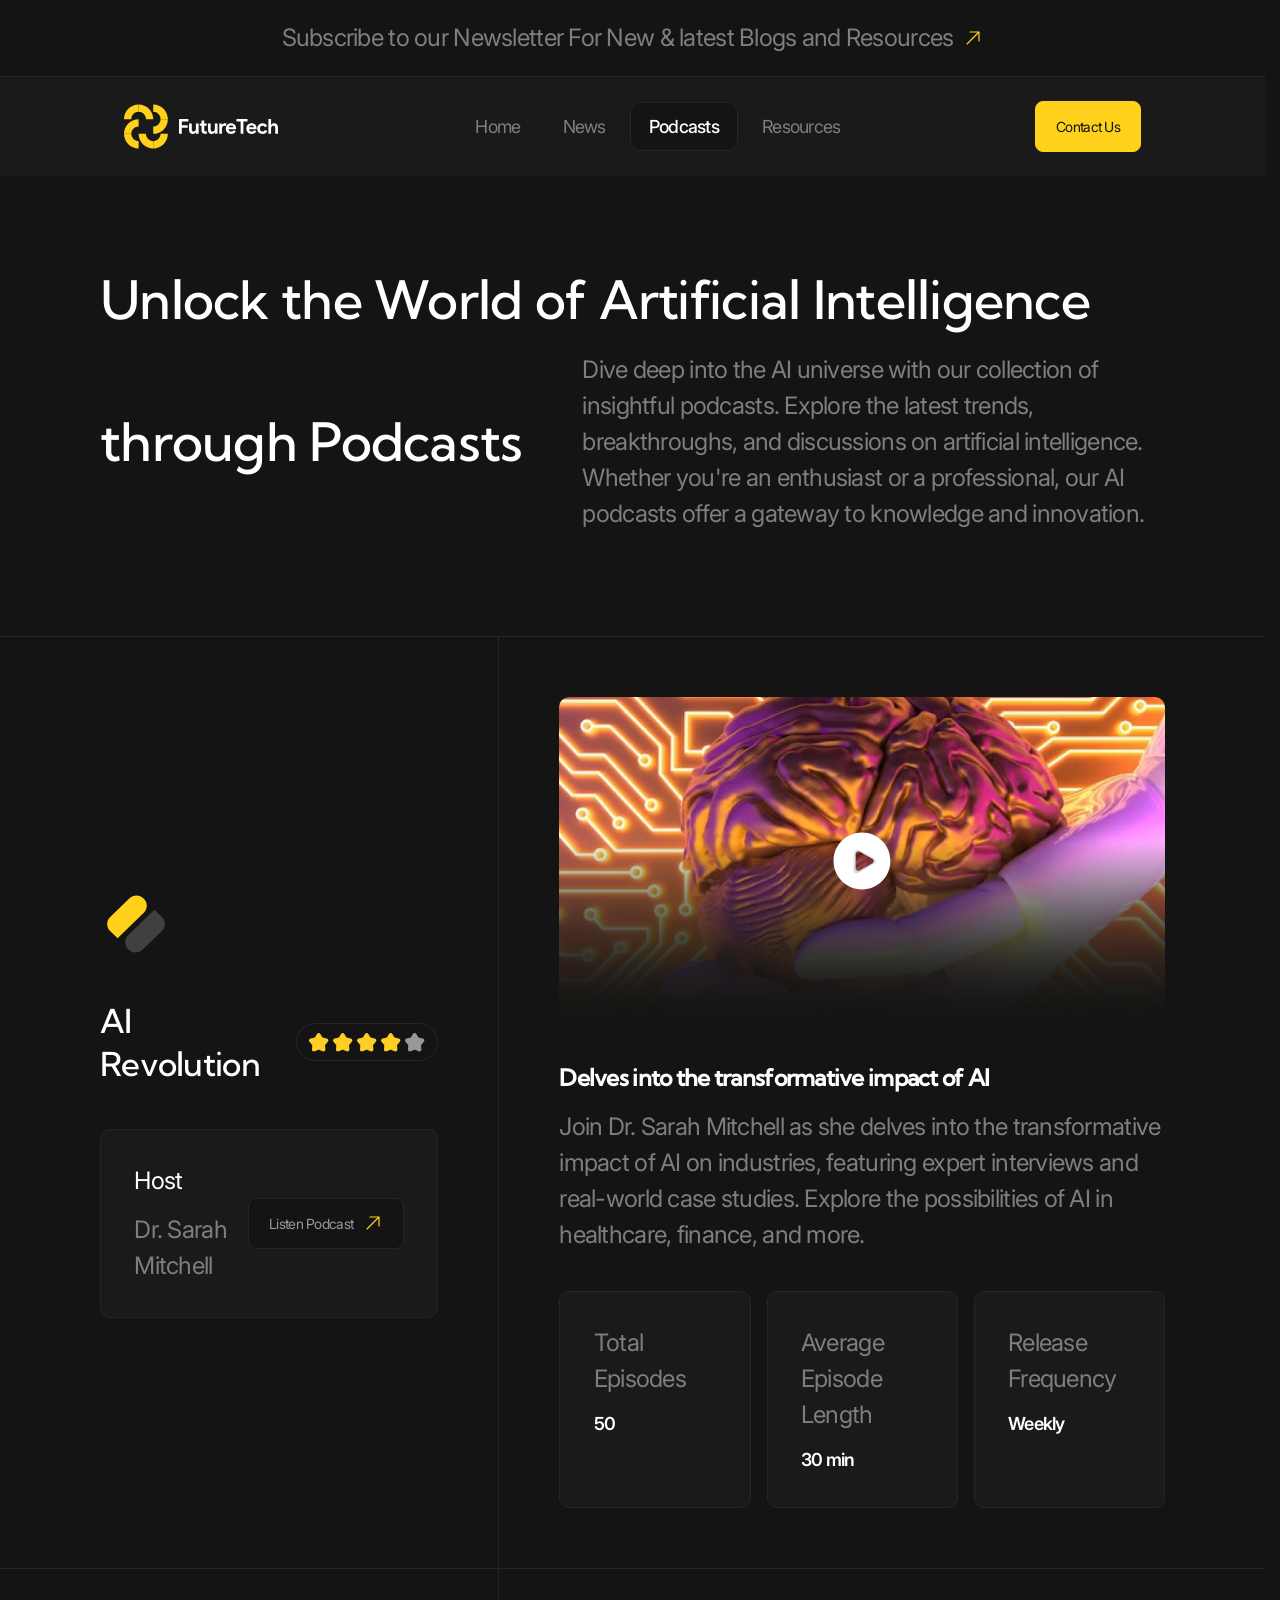
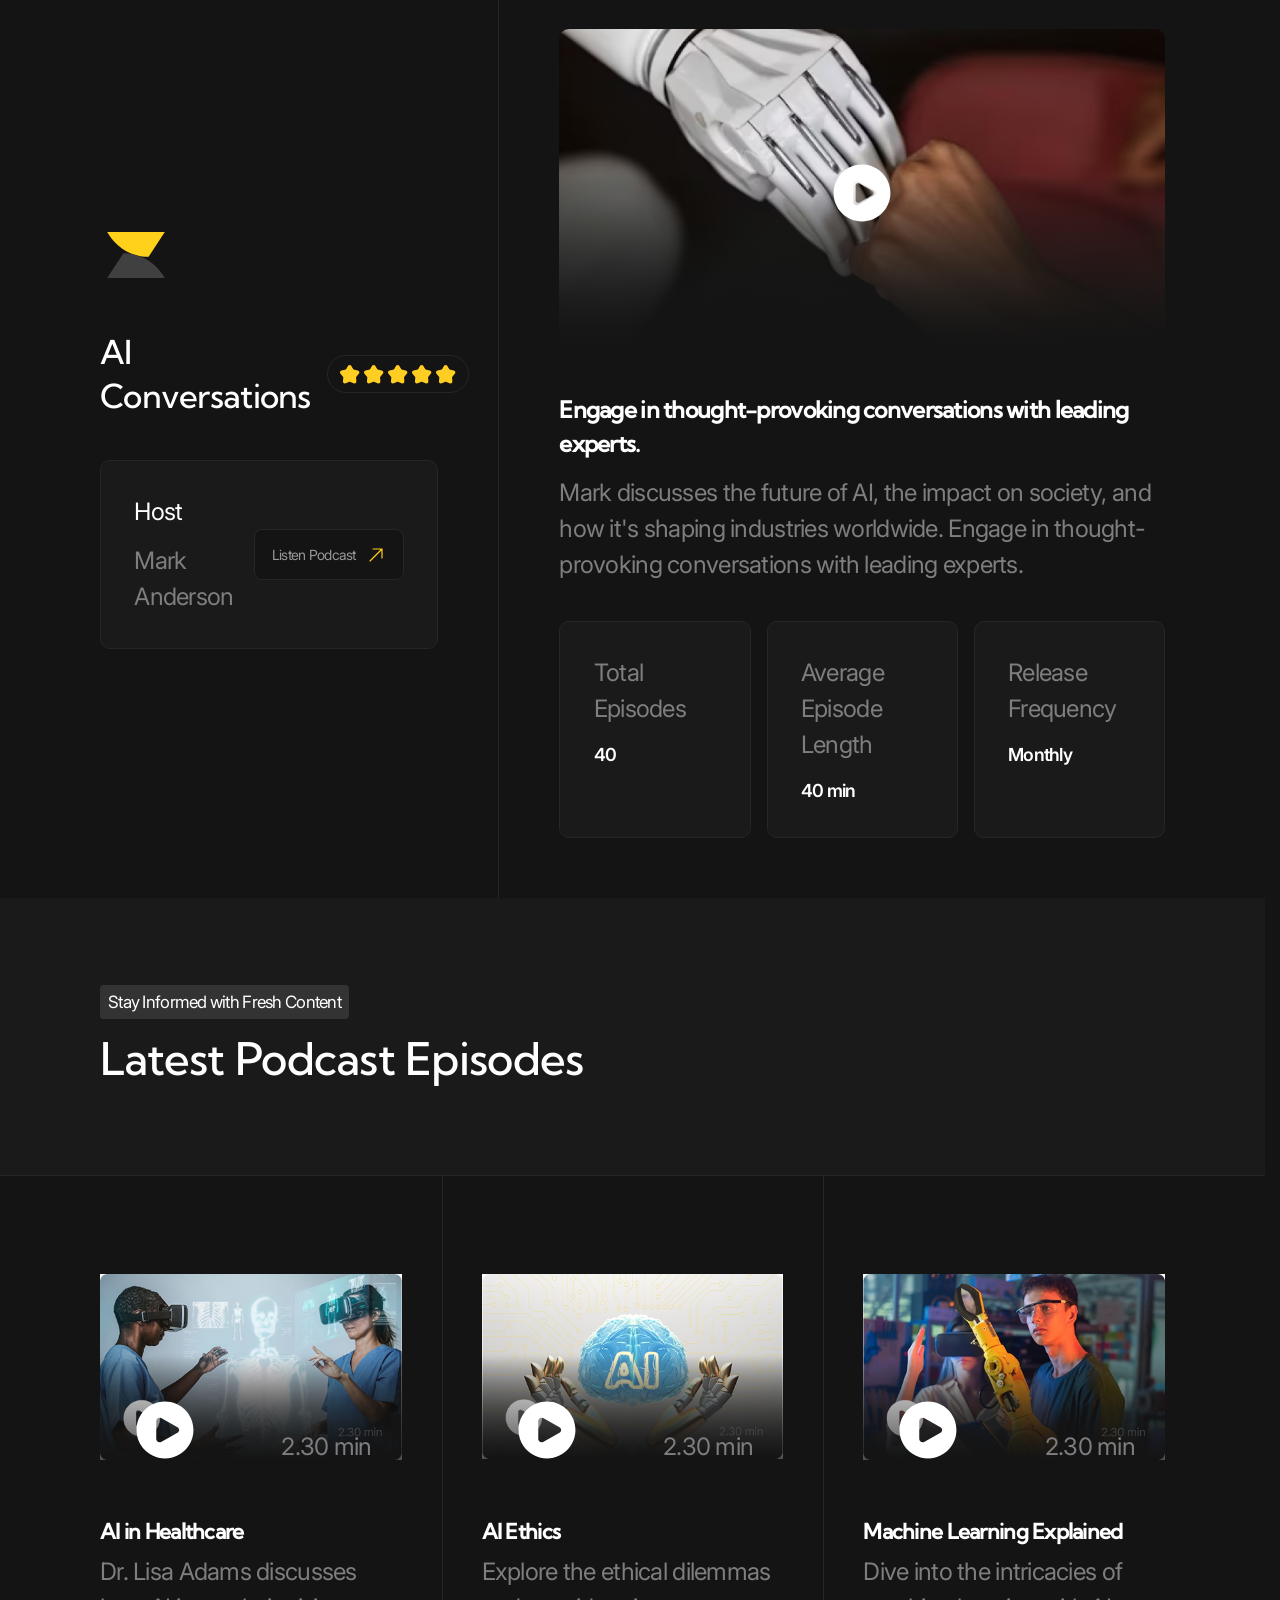
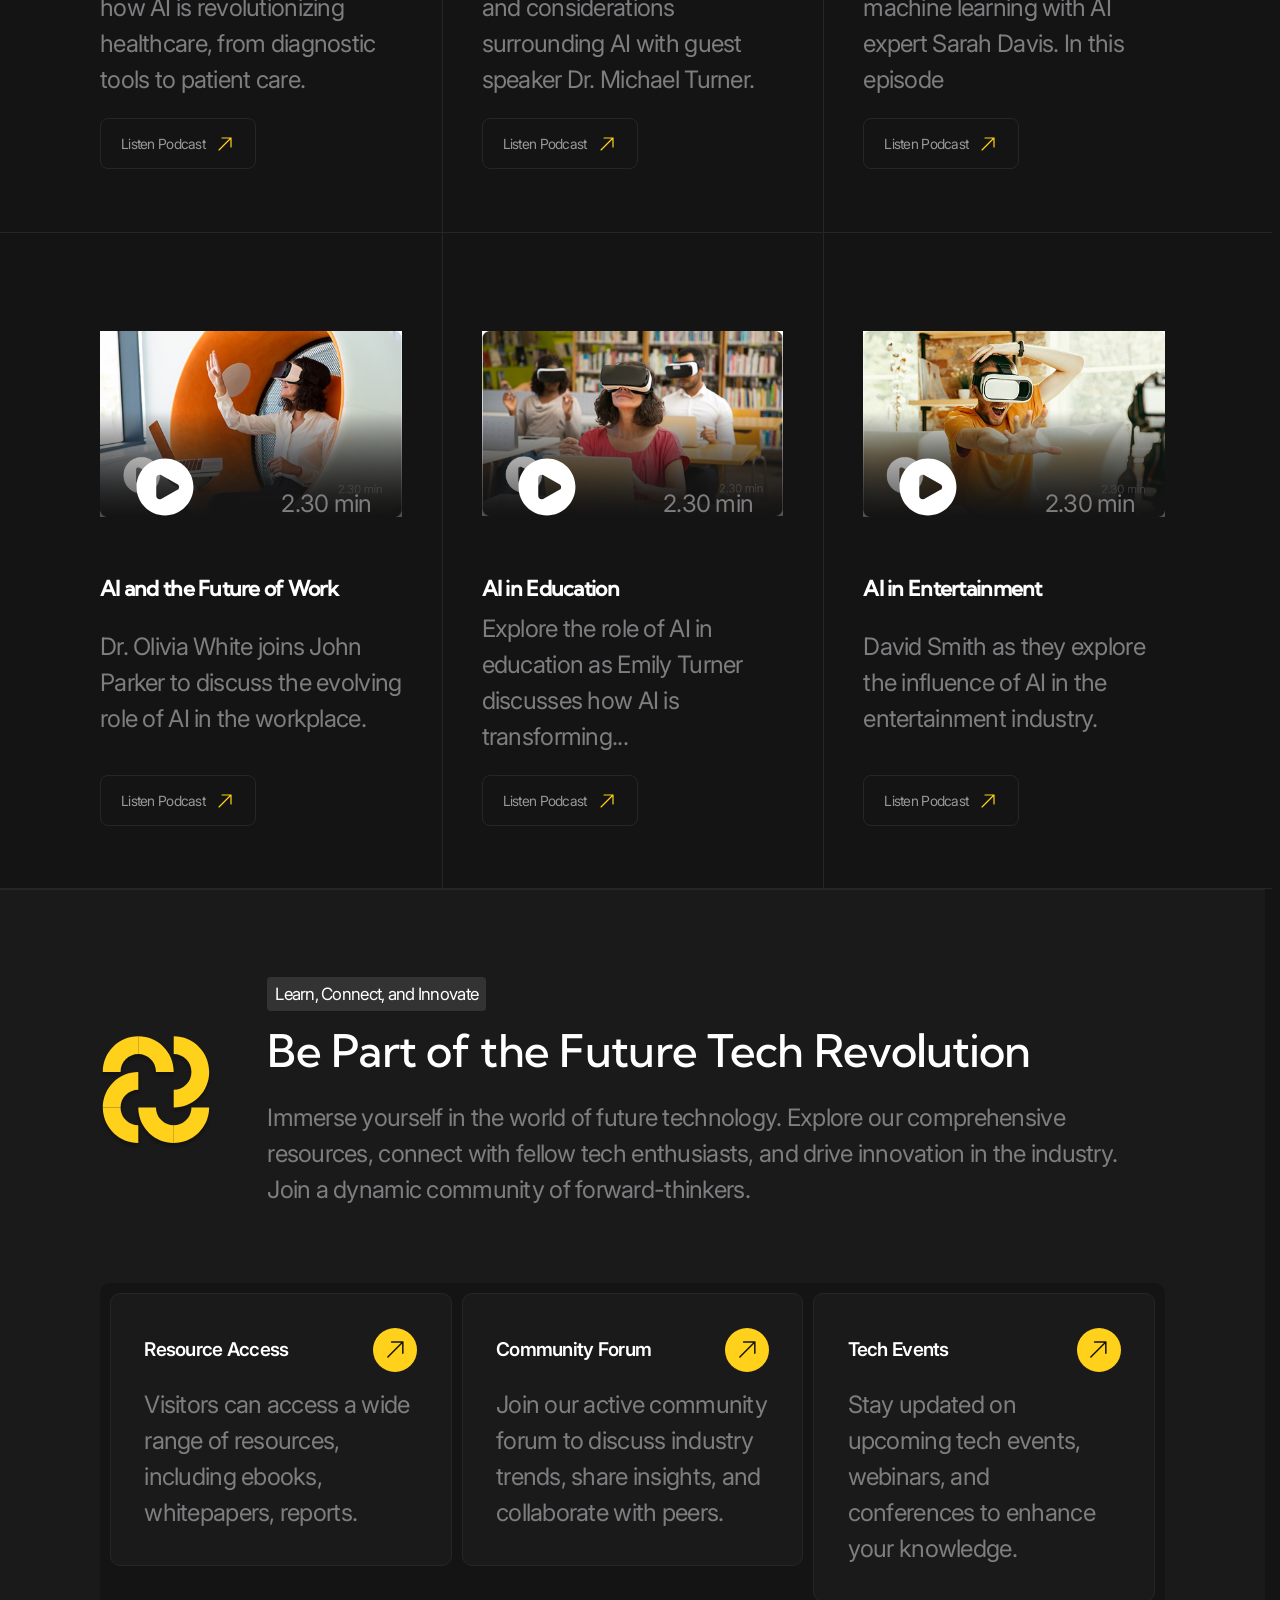
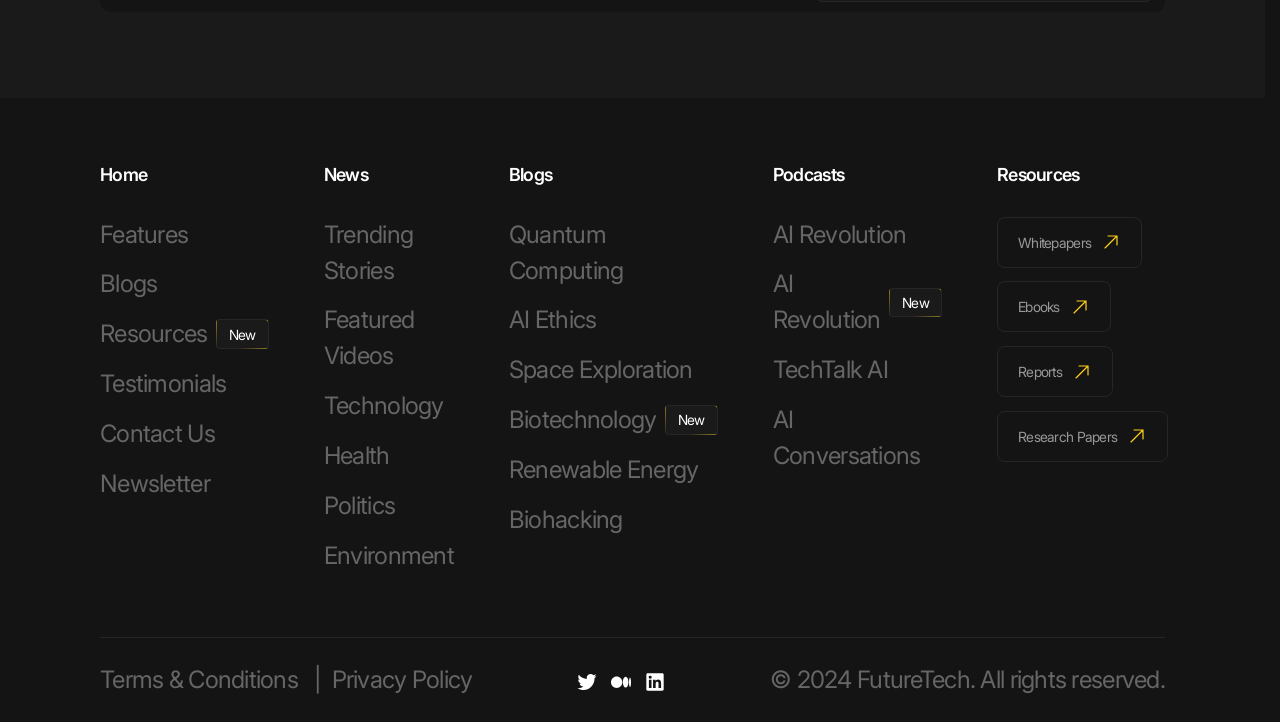
<file: podcasts.html>
<!DOCTYPE html>
<html lang="en">
  <head>
    <meta charset="UTF-8" />
    <meta
      name="viewport"
      content="width=device-width, user-scalable=no, initial-scale=1.0, maximum-scale=1.0, minimum-scale=1.0"
    />
    <title>Future Tech | Podcasts</title>
    <link rel="stylesheet" href="./styles/main.css" />
    <script src="./scripts/main.js" type="module" defer></script>
  </head>
  <body>
    <header class="header" data-js-header>
      <div class="header__promo">
        <div class="header__promo-inner container">
          <a href="#" class="header__promo-link">
            <span class="icon icon--yellow-arrow"
              >Subscribe to our Newsletter For New & latest Blogs and
              Resources</span
            >
          </a>
        </div>
      </div>
      <div class="header__body">
        <div class="header__body-inner container">
          <a href="#" class="header__logo logo" aria-label="Home" title="Home">
            <img
              src="./images/logo1.svg"
              alt=""
              class="logo__image"
              width="179"
              height="50"
            />
          </a>
          <div class="header__overlay" data-js-header-overlay>
            <nav class="header__menu">
              <ul class="header__menu-list">
                <li class="header__menu-item">
                  <a href="./index.html" class="header__menu-link">Home</a>
                </li>
                <li class="header__menu-item">
                  <a href="./news.html" class="header__menu-link">News</a>
                </li>
                <li class="header__menu-item">
                  <a href="./podcasts.html" class="header__menu-link is-active"
                    >Podcasts</a
                  >
                </li>
                <li class="header__menu-item">
                  <a href="./resources.html" class="header__menu-link"
                    >Resources</a
                  >
                </li>
              </ul>
            </nav>
            <a
              href="./contacts.html"
              class="header__contact-us-link button button--accent"
              >Contact Us</a
            >
          </div>
          <button
            type="button"
            class="header__burger-button burger-button visible-mobile"
            aria-label="Open menu"
            title="Open menu"
            data-js-header-burger-button
          >
            <span class="burger-button__line"></span>
            <span class="burger-button__line"></span>
            <span class="burger-button__line"></span>
          </button>
        </div>
      </div>
    </header>

    <main>
      <section class="hero-alt" aria-labelledby="podcasts-title">
        <header class="hero-alt__header">
          <div class="hero-alt__header-inner container">
            <h1 id="podcasts-title" class="hero-alt__title">
              Unlock the World of Artificial Intelligence
              <span class="hero-alt__title-hidden-part">through Podcasts</span>
            </h1>
            <p class="hero-alt__subtitle h1 hidden-mobile" aria-hidden="true">
              through Podcasts
            </p>
            <p class="hero-alt__descrtiption">
              Dive deep into the AI universe with our collection of insightful
              podcasts. Explore the latest trends, breakthroughs, and
              discussions on artificial intelligence. Whether you're an
              enthusiast or a professional, our AI podcasts offer a gateway to
              knowledge and innovation.
            </p>
          </div>
        </header>
        <div class="hero-alt__body">
          <ul class="list">
            <li class="list__item">
              <div class="card container">
                <div class="card__preview">
                  <div class="card__preview-main">
                    <img
                      class="card__preview-icon"
                      src="./images/podcasts/icon-1.svg"
                      alt=""
                      width="80"
                      height="80"
                    />
                    <div class="card__preview-info">
                      <h2 class="card__preview-title h3">AI Revolution</h2>
                      <div
                        class="card__rating-view rating-view"
                        aria-label="Rating 5 star"
                        title="Rating 5 star"
                      >
                        <div class="rating-view__star is-active"></div>
                        <div class="rating-view__star is-active"></div>
                        <div class="rating-view__star is-active"></div>
                        <div class="rating-view__star is-active"></div>
                        <div class="rating-view__star"></div>
                      </div>
                    </div>
                  </div>
                  <div class="card__preview-extra">
                    <div class="card__cell tile">
                      <h3 class="card__cell-subtitle">Host</h3>
                      <p class="card__cell-description">Dr. Sarah Mitchell</p>
                      <a href="#" class="card__cell-link button">
                        <span class="icon icon--yellow-arrow"
                          >Listen Podcast</span
                        >
                      </a>
                    </div>
                  </div>
                </div>
                <div class="card__body">
                  <div class="card__grid card__grid--3-cols">
                    <div class="card__cell card__cell--wide">
                      <div class="video-player" data-js-video-player>
                        <video
                          src="./videos/example.mp4"
                          class="video-player__video"
                          width="917"
                          height="412"
                          poster="./images/podcasts/poster-1.jpg"
                          data-js-video-player-video
                        ></video>
                        <div
                          class="video-player__panel video-player__panel--center is-active"
                          data-js-video-player-panel
                        >
                          <button
                            type="button"
                            class="video-player__play-button"
                            aria-label="play-video"
                            title="play-video"
                            data-js-video-player-play-button
                          >
                            <svg
                              width="70"
                              height="70"
                              viewBox="0 0 70 70"
                              fill="none"
                              xmlns="http://www.w3.org/2000/svg"
                            >
                              <path
                                fill-rule="evenodd"
                                clip-rule="evenodd"
                                d="M6.5625 35C6.5625 19.2944 19.2944 6.5625 35 6.5625C50.7056 6.5625 63.4375 19.2944 63.4375 35C63.4375 50.7056 50.7056 63.4375 35 63.4375C19.2944 63.4375 6.5625 50.7056 6.5625 35ZM47.4663 32.1318C49.7167 33.382 49.7167 36.6183 47.4663 37.8685L31.1248 46.9471C28.9377 48.1621 26.25 46.5807 26.25 44.0788V25.9215C26.25 23.4196 28.9377 21.8381 31.1248 23.0531L47.4663 32.1318Z"
                                fill="white"
                              />
                            </svg>
                          </button>
                        </div>
                      </div>
                    </div>
                    <div class="card__cell card__cell--wide">
                      <h3 class="card__cell-title h4">
                        Delves into the transformative impact of AI
                      </h3>
                      <p class="card__cell-description">
                        Join Dr. Sarah Mitchell as she delves into the
                        transformative impact of AI on industries, featuring
                        expert interviews and real-world case studies. Explore
                        the possibilities of AI in healthcare, finance, and
                        more.
                      </p>
                    </div>
                    <div class="card__cell tile">
                      <p class="card__cell-title">Total Episodes</p>
                      <p class="card__cell-description h6">50</p>
                    </div>
                    <div class="card__cell tile">
                      <p class="card__cell-title">Average Episode Length</p>
                      <p class="card__cell-description h6">30 min</p>
                    </div>
                    <div class="card__cell tile">
                      <p class="card__cell-title">Release Frequency</p>
                      <p class="card__cell-description h6">Weekly</p>
                    </div>
                  </div>
                </div>
              </div>
            </li>
            <li class="list__item">
              <div class="card container">
                <div class="card__preview">
                  <div class="card__preview-main">
                    <img
                      class="card__preview-icon"
                      src="./images/podcasts/icon-2.svg"
                      alt=""
                      width="80"
                      height="80"
                    />
                    <div class="card__preview-info">
                      <h2 class="card__preview-title h3">AI Conversations</h2>
                      <div
                        class="card__rating-view rating-view"
                        aria-label="Rating 5 star"
                        title="Rating 5 star"
                      >
                        <div class="rating-view__star is-active"></div>
                        <div class="rating-view__star is-active"></div>
                        <div class="rating-view__star is-active"></div>
                        <div class="rating-view__star is-active"></div>
                        <div class="rating-view__star is-active"></div>
                      </div>
                    </div>
                  </div>
                  <div class="card__preview-extra">
                    <div class="card__cell tile">
                      <h3 class="card__cell-subtitle">Host</h3>
                      <p class="card__cell-description">Mark Anderson</p>
                      <a href="#" class="card__cell-link button">
                        <span class="icon icon--yellow-arrow"
                          >Listen Podcast</span
                        >
                      </a>
                    </div>
                  </div>
                </div>
                <div class="card__body">
                  <div class="card__grid card__grid--3-cols">
                    <div class="card__cell card__cell--wide">
                      <div class="video-player" data-js-video-player>
                        <video
                          src="./videos/example.mp4"
                          class="video-player__video"
                          width="917"
                          height="412"
                          poster="./images/podcasts/poster-2.jpg"
                          data-js-video-player-video
                        ></video>
                        <div
                          class="video-player__panel video-player__panel--center is-active"
                          data-js-video-player-panel
                        >
                          <button
                            type="button"
                            class="video-player__play-button"
                            aria-label="play-video"
                            title="play-video"
                            data-js-video-player-play-button
                          >
                            <svg
                              width="70"
                              height="70"
                              viewBox="0 0 70 70"
                              fill="none"
                              xmlns="http://www.w3.org/2000/svg"
                            >
                              <path
                                fill-rule="evenodd"
                                clip-rule="evenodd"
                                d="M6.5625 35C6.5625 19.2944 19.2944 6.5625 35 6.5625C50.7056 6.5625 63.4375 19.2944 63.4375 35C63.4375 50.7056 50.7056 63.4375 35 63.4375C19.2944 63.4375 6.5625 50.7056 6.5625 35ZM47.4663 32.1318C49.7167 33.382 49.7167 36.6183 47.4663 37.8685L31.1248 46.9471C28.9377 48.1621 26.25 46.5807 26.25 44.0788V25.9215C26.25 23.4196 28.9377 21.8381 31.1248 23.0531L47.4663 32.1318Z"
                                fill="white"
                              />
                            </svg>
                          </button>
                        </div>
                      </div>
                    </div>
                    <div class="card__cell card__cell--wide">
                      <h3 class="card__cell-title h4">
                        Engage in thought-provoking conversations with leading experts.
                      </h3>
                      <p class="card__cell-description">
                        Mark discusses the future of AI, the impact on society, and how it's shaping industries worldwide. Engage in thought-provoking conversations with leading experts.
                      </p>
                    </div>
                    <div class="card__cell tile">
                      <p class="card__cell-title">Total Episodes</p>
                      <p class="card__cell-description h6">40</p>
                    </div>
                    <div class="card__cell tile">
                      <p class="card__cell-title">Average Episode Length</p>
                      <p class="card__cell-description h6">40 min</p>
                    </div>
                    <div class="card__cell tile">
                      <p class="card__cell-title">Release Frequency</p>
                      <p class="card__cell-description h6">Monthly</p>
                    </div>
                  </div>
                </div>
              </div>
            </li>
          </ul>
        </div>
      </section>

      <section class="section" aria-labelledby="podcasts-videos-title">
        <header class="section__header">
          <div class="section__header-inner container">
            <div class="section__header-info">
              <p class="section__subtitle tag">
                Stay Informed with Fresh Content
              </p>
              <h2 class="section__title" id="podcasts-videos-title">
                Latest Podcast Episodes
              </h2>
            </div>
          </div>
        </header>
        <div class="section__body">
          <ul class="bordered-grid bordered-grid--3-cols container">
            <li class="bordered-grid__item">
              <div class="video-card">
                <div
                  class="video-card__player video-player"
                  data-js-video-player
                >
                  <video
                    src="./videos/example.mp4"
                    class="video-player__video--small"
                    width="470"
                    height="290"
                    poster="./images/podcasts/mini-poster-1.jpg"
                    data-js-video-player-video
                  ></video>
                  <div
                    class="video-player__panel is-active"
                    data-js-video-player-panel
                  >
                    <button
                      type="button"
                      class="video-player__play-button"
                      aria-label="play-video"
                      title="play-video"
                      data-js-video-player-play-button
                    >
                      <svg
                        width="70"
                        height="70"
                        viewBox="0 0 70 70"
                        fill="none"
                        xmlns="http://www.w3.org/2000/svg"
                      >
                        <path
                          fill-rule="evenodd"
                          clip-rule="evenodd"
                          d="M6.5625 35C6.5625 19.2944 19.2944 6.5625 35 6.5625C50.7056 6.5625 63.4375 19.2944 63.4375 35C63.4375 50.7056 50.7056 63.4375 35 63.4375C19.2944 63.4375 6.5625 50.7056 6.5625 35ZM47.4663 32.1318C49.7167 33.382 49.7167 36.6183 47.4663 37.8685L31.1248 46.9471C28.9377 48.1621 26.25 46.5807 26.25 44.0788V25.9215C26.25 23.4196 28.9377 21.8381 31.1248 23.0531L47.4663 32.1318Z"
                          fill="white"
                        />
                      </svg>
                    </button>
                    <div class="video-player__duration">2.30 min</div>
                  </div>
                </div>
                <div class="video-card__body">
                  <h3 class="video-card__title h5">AI in Healthcare</h3>
                  <div class="video-card__description">
                    <p>
                      Dr. Lisa Adams discusses how AI is revolutionizing
                      healthcare, from diagnostic tools to patient care.
                    </p>
                  </div>
                </div>
                <a href="#" class="video-card__link button">
                  <span class="icon icon--yellow-arrow">Listen Podcast</span>
                </a>
              </div>
            </li>
            <li class="bordered-grid__item">
              <div class="video-card">
                <div
                  class="video-card__player video-player"
                  data-js-video-player
                >
                  <video
                    src="./videos/example.mp4"
                    class="video-player__video--small"
                    width="470"
                    height="290"
                    poster="./images/podcasts/mini-poster-2.jpg"
                    data-js-video-player-video
                  ></video>
                  <div
                    class="video-player__panel is-active"
                    data-js-video-player-panel
                  >
                    <button
                      type="button"
                      class="video-player__play-button"
                      aria-label="play-video"
                      title="play-video"
                      data-js-video-player-play-button
                    >
                      <svg
                        width="70"
                        height="70"
                        viewBox="0 0 70 70"
                        fill="none"
                        xmlns="http://www.w3.org/2000/svg"
                      >
                        <path
                          fill-rule="evenodd"
                          clip-rule="evenodd"
                          d="M6.5625 35C6.5625 19.2944 19.2944 6.5625 35 6.5625C50.7056 6.5625 63.4375 19.2944 63.4375 35C63.4375 50.7056 50.7056 63.4375 35 63.4375C19.2944 63.4375 6.5625 50.7056 6.5625 35ZM47.4663 32.1318C49.7167 33.382 49.7167 36.6183 47.4663 37.8685L31.1248 46.9471C28.9377 48.1621 26.25 46.5807 26.25 44.0788V25.9215C26.25 23.4196 28.9377 21.8381 31.1248 23.0531L47.4663 32.1318Z"
                          fill="white"
                        />
                      </svg>
                    </button>
                    <div class="video-player__duration">2.30 min</div>
                  </div>
                </div>
                <div class="video-card__body">
                  <h3 class="video-card__title h5">AI Ethics</h3>
                  <div class="video-card__description">
                    <p>
                      Explore the ethical dilemmas and considerations
                      surrounding AI with guest speaker Dr. Michael Turner.
                    </p>
                  </div>
                </div>
                <a href="#" class="video-card__link button">
                  <span class="icon icon--yellow-arrow">Listen Podcast</span>
                </a>
              </div>
            </li>
            <li class="bordered-grid__item">
              <div class="video-card">
                <div
                  class="video-card__player video-player"
                  data-js-video-player
                >
                  <video
                    src="./videos/example.mp4"
                    class="video-player__video--small"
                    width="470"
                    height="290"
                    poster="./images/podcasts/mini-poster-3.jpg"
                    data-js-video-player-video
                  ></video>
                  <div
                    class="video-player__panel is-active"
                    data-js-video-player-panel
                  >
                    <button
                      type="button"
                      class="video-player__play-button"
                      aria-label="play-video"
                      title="play-video"
                      data-js-video-player-play-button
                    >
                      <svg
                        width="70"
                        height="70"
                        viewBox="0 0 70 70"
                        fill="none"
                        xmlns="http://www.w3.org/2000/svg"
                      >
                        <path
                          fill-rule="evenodd"
                          clip-rule="evenodd"
                          d="M6.5625 35C6.5625 19.2944 19.2944 6.5625 35 6.5625C50.7056 6.5625 63.4375 19.2944 63.4375 35C63.4375 50.7056 50.7056 63.4375 35 63.4375C19.2944 63.4375 6.5625 50.7056 6.5625 35ZM47.4663 32.1318C49.7167 33.382 49.7167 36.6183 47.4663 37.8685L31.1248 46.9471C28.9377 48.1621 26.25 46.5807 26.25 44.0788V25.9215C26.25 23.4196 28.9377 21.8381 31.1248 23.0531L47.4663 32.1318Z"
                          fill="white"
                        />
                      </svg>
                    </button>
                    <div class="video-player__duration">2.30 min</div>
                  </div>
                </div>
                <div class="video-card__body">
                  <h3 class="video-card__title h5">
                    Machine Learning Explained
                  </h3>
                  <div class="video-card__description">
                    <p>
                      Dive into the intricacies of machine learning with AI
                      expert Sarah Davis. In this episode
                    </p>
                  </div>
                </div>
                <a href="#" class="video-card__link button">
                  <span class="icon icon--yellow-arrow">Listen Podcast</span>
                </a>
              </div>
            </li>
            <li class="bordered-grid__item">
              <div class="video-card">
                <div
                  class="video-card__player video-player"
                  data-js-video-player
                >
                  <video
                    src="./videos/example.mp4"
                    class="video-player__video--small"
                    width="470"
                    height="290"
                    poster="./images/podcasts/mini-poster-4.jpg"
                    data-js-video-player-video
                  ></video>
                  <div
                    class="video-player__panel is-active"
                    data-js-video-player-panel
                  >
                    <button
                      type="button"
                      class="video-player__play-button"
                      aria-label="play-video"
                      title="play-video"
                      data-js-video-player-play-button
                    >
                      <svg
                        width="70"
                        height="70"
                        viewBox="0 0 70 70"
                        fill="none"
                        xmlns="http://www.w3.org/2000/svg"
                      >
                        <path
                          fill-rule="evenodd"
                          clip-rule="evenodd"
                          d="M6.5625 35C6.5625 19.2944 19.2944 6.5625 35 6.5625C50.7056 6.5625 63.4375 19.2944 63.4375 35C63.4375 50.7056 50.7056 63.4375 35 63.4375C19.2944 63.4375 6.5625 50.7056 6.5625 35ZM47.4663 32.1318C49.7167 33.382 49.7167 36.6183 47.4663 37.8685L31.1248 46.9471C28.9377 48.1621 26.25 46.5807 26.25 44.0788V25.9215C26.25 23.4196 28.9377 21.8381 31.1248 23.0531L47.4663 32.1318Z"
                          fill="white"
                        />
                      </svg>
                    </button>
                    <div class="video-player__duration">2.30 min</div>
                  </div>
                </div>
                <div class="video-card__body">
                  <h3 class="video-card__title h5">
                    AI and the Future of Work
                  </h3>
                  <div class="video-card__description">
                    <p>
                      Dr. Olivia White joins John Parker to discuss the evolving
                      role of AI in the workplace.
                    </p>
                  </div>
                </div>
                <a href="#" class="video-card__link button">
                  <span class="icon icon--yellow-arrow">Listen Podcast</span>
                </a>
              </div>
            </li>
            <li class="bordered-grid__item">
              <div class="video-card">
                <div
                  class="video-card__player video-player"
                  data-js-video-player
                >
                  <video
                    src="./videos/example.mp4"
                    class="video-player__video--small"
                    width="470"
                    height="290"
                    poster="./images/podcasts/mini-poster-5.jpg"
                    data-js-video-player-video
                  ></video>
                  <div
                    class="video-player__panel is-active"
                    data-js-video-player-panel
                  >
                    <button
                      type="button"
                      class="video-player__play-button"
                      aria-label="play-video"
                      title="play-video"
                      data-js-video-player-play-button
                    >
                      <svg
                        width="70"
                        height="70"
                        viewBox="0 0 70 70"
                        fill="none"
                        xmlns="http://www.w3.org/2000/svg"
                      >
                        <path
                          fill-rule="evenodd"
                          clip-rule="evenodd"
                          d="M6.5625 35C6.5625 19.2944 19.2944 6.5625 35 6.5625C50.7056 6.5625 63.4375 19.2944 63.4375 35C63.4375 50.7056 50.7056 63.4375 35 63.4375C19.2944 63.4375 6.5625 50.7056 6.5625 35ZM47.4663 32.1318C49.7167 33.382 49.7167 36.6183 47.4663 37.8685L31.1248 46.9471C28.9377 48.1621 26.25 46.5807 26.25 44.0788V25.9215C26.25 23.4196 28.9377 21.8381 31.1248 23.0531L47.4663 32.1318Z"
                          fill="white"
                        />
                      </svg>
                    </button>
                    <div class="video-player__duration">2.30 min</div>
                  </div>
                </div>
                <div class="video-card__body">
                  <h3 class="video-card__title h5">AI in Education</h3>
                  <div class="video-card__description">
                    <p>
                      Explore the role of AI in education as Emily Turner
                      discusses how AI is transforming...
                    </p>
                  </div>
                </div>
                <a href="#" class="video-card__link button">
                  <span class="icon icon--yellow-arrow">Listen Podcast</span>
                </a>
              </div>
            </li>
            <li class="bordered-grid__item">
              <div class="video-card">
                <div
                  class="video-card__player video-player"
                  data-js-video-player
                >
                  <video
                    src="./videos/example.mp4"
                    class="video-player__video--small"
                    width="470"
                    height="290"
                    poster="./images/podcasts/mini-poster-6.jpg"
                    data-js-video-player-video
                  ></video>
                  <div
                    class="video-player__panel is-active"
                    data-js-video-player-panel
                  >
                    <button
                      type="button"
                      class="video-player__play-button"
                      aria-label="play-video"
                      title="play-video"
                      data-js-video-player-play-button
                    >
                      <svg
                        width="70"
                        height="70"
                        viewBox="0 0 70 70"
                        fill="none"
                        xmlns="http://www.w3.org/2000/svg"
                      >
                        <path
                          fill-rule="evenodd"
                          clip-rule="evenodd"
                          d="M6.5625 35C6.5625 19.2944 19.2944 6.5625 35 6.5625C50.7056 6.5625 63.4375 19.2944 63.4375 35C63.4375 50.7056 50.7056 63.4375 35 63.4375C19.2944 63.4375 6.5625 50.7056 6.5625 35ZM47.4663 32.1318C49.7167 33.382 49.7167 36.6183 47.4663 37.8685L31.1248 46.9471C28.9377 48.1621 26.25 46.5807 26.25 44.0788V25.9215C26.25 23.4196 28.9377 21.8381 31.1248 23.0531L47.4663 32.1318Z"
                          fill="white"
                        />
                      </svg>
                    </button>
                    <div class="video-player__duration">2.30 min</div>
                  </div>
                </div>
                <div class="video-card__body">
                  <h3 class="video-card__title h5">AI in Entertainment</h3>
                  <div class="video-card__description">
                    <p>
                      David Smith as they explore the influence of AI in the
                      entertainment industry.
                    </p>
                  </div>
                </div>
                <a href="#" class="video-card__link button">
                  <span class="icon icon--yellow-arrow">Listen Podcast</span>
                </a>
              </div>
            </li>
          </ul>
        </div>
      </section>

      <section class="about" aria-labelledby="about-title">
        <div class="about__inner container">
          <header class="about__header">
            <img
              width="150"
              height="150"
              src="./images/about/icon.svg"
              alt=""
              class="about__icon"
            />
            <div class="about__info">
              <p class="about__subtitle tag">Learn, Connect, and Innovate</p>
              <h2 class="about__title" id="about-title">
                Be Part of the Future Tech Revolution
              </h2>
            </div>
            <div class="about__description">
              <p>
                Immerse yourself in the world of future technology. Explore our
                comprehensive resources, connect with fellow tech enthusiasts,
                and drive innovation in the industry. Join a dynamic community
                of forward-thinkers.
              </p>
            </div>
          </header>
          <ul class="about__list">
            <li class="about__item">
              <a href="" class="about-card tile">
                <h3 class="about-card__title circle-icon">Resource Access</h3>
                <div class="about-card__description">
                  <p>
                    Visitors can access a wide range of resources, including
                    ebooks, whitepapers, reports.
                  </p>
                </div>
              </a>
            </li>
            <li class="about__item">
              <a href="" class="about-card tile">
                <h3 class="about-card__title circle-icon">Community Forum</h3>
                <div class="about-card__description">
                  <p>
                    Join our active community forum to discuss industry trends,
                    share insights, and collaborate with peers.
                  </p>
                </div>
              </a>
            </li>
            <li class="about__item">
              <a href="" class="about-card tile">
                <h3 class="about-card__title circle-icon">Tech Events</h3>
                <div class="about-card__description">
                  <p>
                    Stay updated on upcoming tech events, webinars, and
                    conferences to enhance your knowledge.
                  </p>
                </div>
              </a>
            </li>
          </ul>
        </div>
      </section>
    </main>

    <footer class="footer">
      <div class="footer__inner container">
        <div class="footer__body">
          <nav class="footer__menu">
            <div class="footer__menu-column">
              <a href="#" class="footer__menu-main-link h6">Home</a>
              <ul class="footer__menu-list">
                <li class="footer__menu-item">
                  <a href="#" class="footer__menu-link">Features</a>
                </li>
                <li class="footer__menu-item">
                  <a href="#" class="footer__menu-link">Blogs</a>
                </li>
                <li class="footer__menu-item">
                  <a href="#" class="footer__menu-link">Resources</a>
                  <span class="badge">New</span>
                </li>
                <li class="footer__menu-item">
                  <a href="#" class="footer__menu-link">Testimonials</a>
                </li>
                <li class="footer__menu-item">
                  <a href="#" class="footer__menu-link">Contact Us</a>
                </li>
                <li class="footer__menu-item">
                  <a href="#" class="footer__menu-link">Newsletter</a>
                </li>
              </ul>
            </div>
            <div class="footer__menu-column">
              <a href="#" class="footer__menu-main-link h6">News</a>
              <ul class="footer__menu-list">
                <li class="footer__menu-item">
                  <a href="#" class="footer__menu-link">Trending Stories</a>
                </li>
                <li class="footer__menu-item">
                  <a href="#" class="footer__menu-link">Featured Videos</a>
                </li>
                <li class="footer__menu-item">
                  <a href="#" class="footer__menu-link">Technology</a>
                </li>
                <li class="footer__menu-item">
                  <a href="#" class="footer__menu-link">Health</a>
                </li>
                <li class="footer__menu-item">
                  <a href="#" class="footer__menu-link">Politics</a>
                </li>
                <li class="footer__menu-item">
                  <a href="#" class="footer__menu-link">Environment</a>
                </li>
              </ul>
            </div>
            <div class="footer__menu-column">
              <a href="#" class="footer__menu-main-link h6">Blogs</a>
              <ul class="footer__menu-list">
                <li class="footer__menu-item">
                  <a href="#" class="footer__menu-link">Quantum Computing</a>
                </li>
                <li class="footer__menu-item">
                  <a href="#" class="footer__menu-link">AI Ethics</a>
                </li>
                <li class="footer__menu-item">
                  <a href="#" class="footer__menu-link">Space Exploration</a>
                </li>
                <li class="footer__menu-item">
                  <a href="#" class="footer__menu-link">Biotechnology</a>
                  <span class="badge">New</span>
                </li>
                <li class="footer__menu-item">
                  <a href="#" class="footer__menu-link">Renewable Energy</a>
                </li>
                <li class="footer__menu-item">
                  <a href="#" class="footer__menu-link">Biohacking</a>
                </li>
              </ul>
            </div>
            <div class="footer__menu-column">
              <a href="#" class="footer__menu-main-link h6">Podcasts</a>
              <ul class="footer__menu-list">
                <li class="footer__menu-item">
                  <a href="#" class="footer__menu-link">AI Revolution</a>
                </li>
                <li class="footer__menu-item">
                  <a href="#" class="footer__menu-link">AI Revolution</a>
                  <span class="badge">New</span>
                </li>
                <li class="footer__menu-item">
                  <a href="#" class="footer__menu-link">TechTalk AI</a>
                </li>
                <li class="footer__menu-item">
                  <a href="#" class="footer__menu-link">AI Conversations</a>
                </li>
              </ul>
            </div>
            <div class="footer__menu-column">
              <a href="#" class="footer__menu-main-link h6">Resources</a>
              <ul class="footer__menu-list">
                <li class="footer__menu-item">
                  <a href="#" class="footer__menu-link button">
                    <span class="icon icon--yellow-arrow">Whitepapers</span>
                  </a>
                </li>
                <li class="footer__menu-item">
                  <a href="#" class="footer__menu-link button">
                    <span class="icon icon--yellow-arrow">Ebooks</span>
                  </a>
                </li>
                <li class="footer__menu-item">
                  <a href="#" class="footer__menu-link button">
                    <span class="icon icon--yellow-arrow">Reports</span>
                  </a>
                </li>
                <li class="footer__menu-item">
                  <a href="#" class="footer__menu-link button">
                    <span class="icon icon--yellow-arrow">Research Papers</span>
                  </a>
                </li>
              </ul>
            </div>
          </nav>
        </div>
        <div class="footer__extra">
          <div class="footer__extra-menu">
            <ul class="footer__extra-menu-list">
              <li class="footer__extra-menu-item">
                <a href="#" class="footer__extra-menu-link"
                  >Terms & Conditions</a
                >
              </li>
              <li class="footer__extra-menu-item">
                <a href="#" class="footer__extra-menu-link">Privacy Policy</a>
              </li>
            </ul>
          </div>
          <div class="footer__soc1als soc1als">
            <ul class="soc1als__list">
              <li class="soc1als__item">
                <a
                  target="_blank"
                  href="#"
                  class="soc1als__link"
                  aria-label="Twitter"
                  title="Twitter"
                >
                  <svg
                    width="24"
                    height="24"
                    viewBox="0 0 24 24"
                    fill="none"
                    xmlns="http://www.w3.org/2000/svg"
                  >
                    <path
                      d="M21.0571 7.18114C21.0664 7.39235 21.0664 7.59395 21.0664 7.80515C21.0756 14.2084 16.3712 21.6004 7.76793 21.6004C5.23048 21.6004 2.73933 20.842 0.600098 19.4212C0.970528 19.4692 1.34096 19.4884 1.71139 19.4884C3.81358 19.4884 5.86021 18.7588 7.51789 17.4052C5.51756 17.3668 3.75802 16.0132 3.14681 14.0356C3.85063 14.1796 4.57296 14.1508 5.25826 13.9492C3.08198 13.5076 1.51691 11.5204 1.50765 9.20675C1.50765 9.18755 1.50765 9.16835 1.50765 9.14915C2.15591 9.52355 2.88751 9.73475 3.62837 9.75395C1.58174 8.33315 0.942746 5.50114 2.18369 3.28353C4.5637 6.31714 8.06427 8.15075 11.8241 8.35235C11.4445 6.67234 11.9631 4.90594 13.1762 3.71553C15.0561 1.88193 18.0196 1.97793 19.7977 3.92673C20.8441 3.71553 21.8535 3.31233 22.7704 2.74593C22.4185 3.86913 21.6869 4.81954 20.7145 5.42434C21.6406 5.30914 22.5481 5.04994 23.4001 4.66594C22.7704 5.64514 21.9739 6.48994 21.0571 7.18114Z"
                      fill="white"
                    />
                  </svg>
                </a>
              </li>
              <li class="soc1als__item">
                <a
                  target="_blank"
                  href="#"
                  class="soc1als__link"
                  aria-label="Medium"
                  title="Medium"
                >
                  <svg
                    width="24"
                    height="24"
                    viewBox="0 0 24 24"
                    fill="none"
                    xmlns="http://www.w3.org/2000/svg"
                  >
                    <path
                      d="M13.5374 12.2281C13.5374 15.9988 10.5069 19.0556 6.76883 19.0556C3.03073 19.0556 0 15.9981 0 12.2281C0 8.45806 3.0305 5.40039 6.76883 5.40039C10.5072 5.40039 13.5374 8.45737 13.5374 12.2281Z"
                      fill="white"
                    />
                    <path
                      d="M20.9627 12.2285C20.9627 15.7778 19.4474 18.6563 17.5783 18.6563C15.7091 18.6563 14.1938 15.7778 14.1938 12.2285C14.1938 8.67922 15.7089 5.80078 17.578 5.80078C19.4472 5.80078 20.9625 8.67829 20.9625 12.2285"
                      fill="white"
                    />
                    <path
                      d="M24 12.228C24 15.4073 23.4672 17.9862 22.8097 17.9862C22.1522 17.9862 21.6196 15.408 21.6196 12.228C21.6196 9.04797 22.1525 6.46973 22.8097 6.46973C23.467 6.46973 24 9.04774 24 12.228Z"
                      fill="white"
                    />
                  </svg>
                </a>
              </li>
              <li class="soc1als__item">
                <a
                  target="_blank"
                  href="#"
                  class="soc1als__link"
                  aria-label="LinkedIn"
                  title="LinkedIn"
                >
                  <svg
                    width="24"
                    height="24"
                    viewBox="0 0 24 24"
                    fill="none"
                    xmlns="http://www.w3.org/2000/svg"
                  >
                    <path
                      d="M20.8647 1.59961H3.13554C2.72832 1.59961 2.33777 1.76138 2.04982 2.04933C1.76187 2.33728 1.6001 2.72783 1.6001 3.13505V20.8642C1.6001 21.2714 1.76187 21.6619 2.04982 21.9499C2.33777 22.2378 2.72832 22.3996 3.13554 22.3996H20.8647C21.2719 22.3996 21.6624 22.2378 21.9504 21.9499C22.2383 21.6619 22.4001 21.2714 22.4001 20.8642V3.13505C22.4001 2.72783 22.2383 2.33728 21.9504 2.04933C21.6624 1.76138 21.2719 1.59961 20.8647 1.59961ZM7.79965 19.3186H4.67243V9.38516H7.79965V19.3186ZM6.23388 8.00861C5.87915 8.00661 5.53296 7.89958 5.239 7.70102C4.94504 7.50246 4.71649 7.22127 4.58219 6.89294C4.44789 6.56461 4.41386 6.20386 4.48439 5.8562C4.55492 5.50855 4.72686 5.18958 4.9785 4.93955C5.23014 4.68952 5.5502 4.51964 5.8983 4.45134C6.2464 4.38304 6.60693 4.41939 6.93439 4.5558C7.26185 4.6922 7.54156 4.92255 7.73823 5.21778C7.9349 5.51301 8.03971 5.85988 8.03943 6.21461C8.04278 6.45211 7.99827 6.68784 7.90857 6.90777C7.81887 7.1277 7.68582 7.32732 7.51733 7.49473C7.34884 7.66215 7.14837 7.79392 6.92787 7.88221C6.70736 7.97049 6.47134 8.01348 6.23388 8.00861ZM19.3263 19.3273H16.2005V13.9005C16.2005 12.3001 15.5202 11.8061 14.642 11.8061C13.7147 11.8061 12.8047 12.5052 12.8047 13.9409V19.3273H9.67743V9.39239H12.6848V10.7689H12.7252C13.0271 10.1579 14.0844 9.11361 15.6979 9.11361C17.4428 9.11361 19.3278 10.1493 19.3278 13.1826L19.3263 19.3273Z"
                      fill="white"
                    />
                  </svg>
                </a>
              </li>
            </ul>
          </div>
          <p class="footer__copyright">
            © <time datetime="2024">2024</time> FutureTech. All rights reserved.
          </p>
        </div>
      </div>
    </footer>
  </body>
</html>
</file>
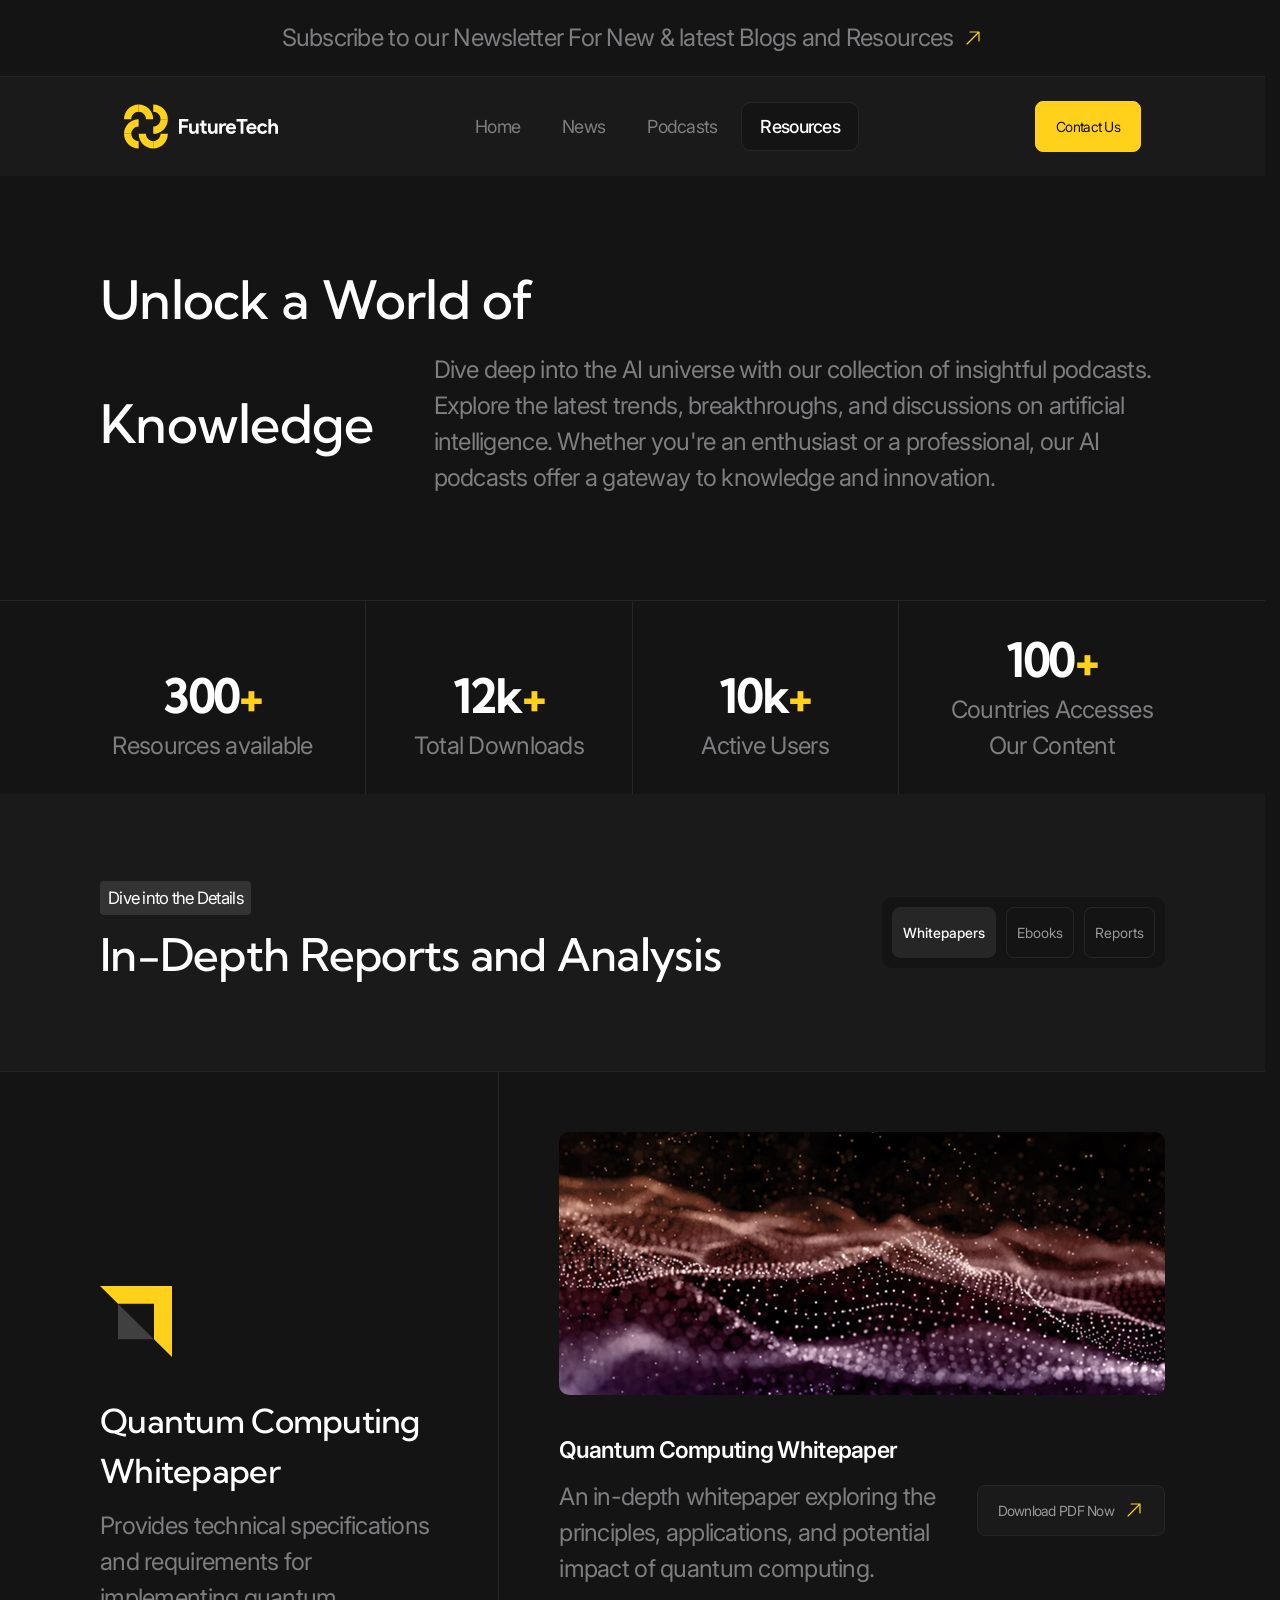
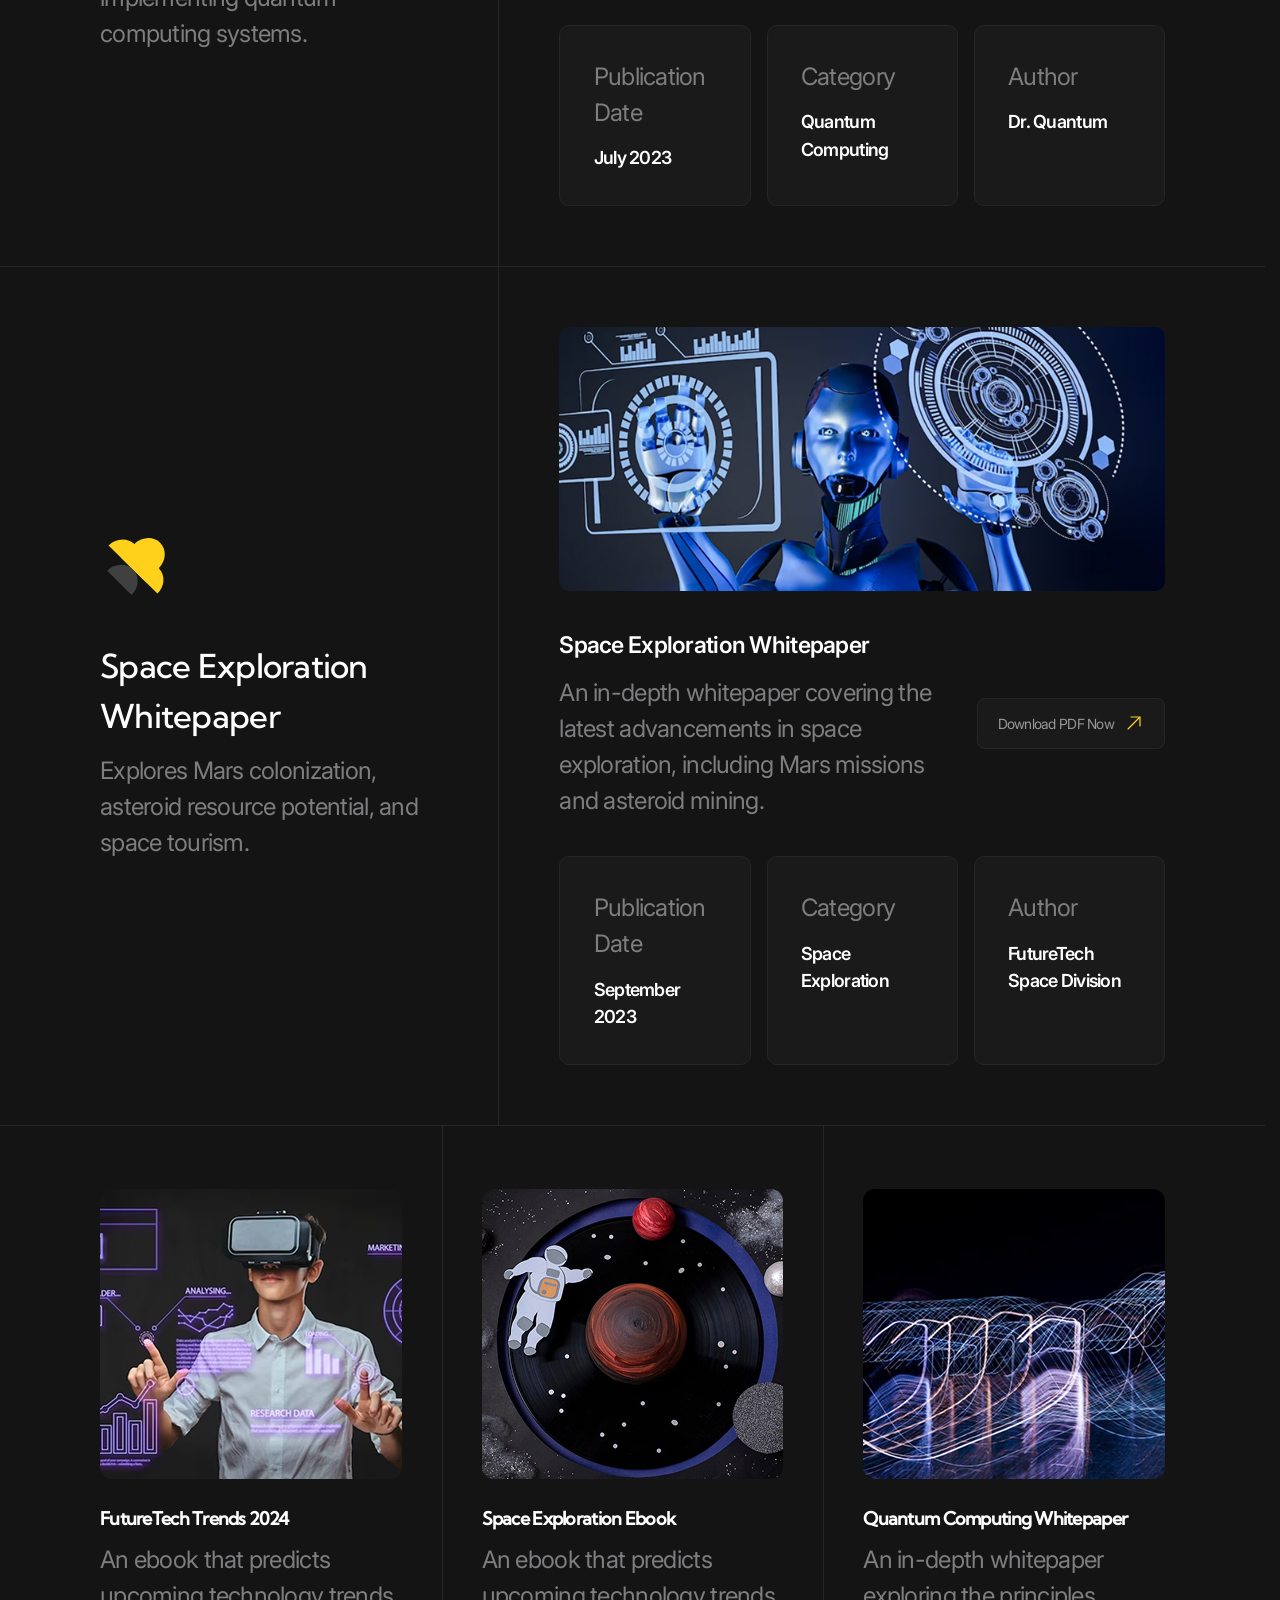
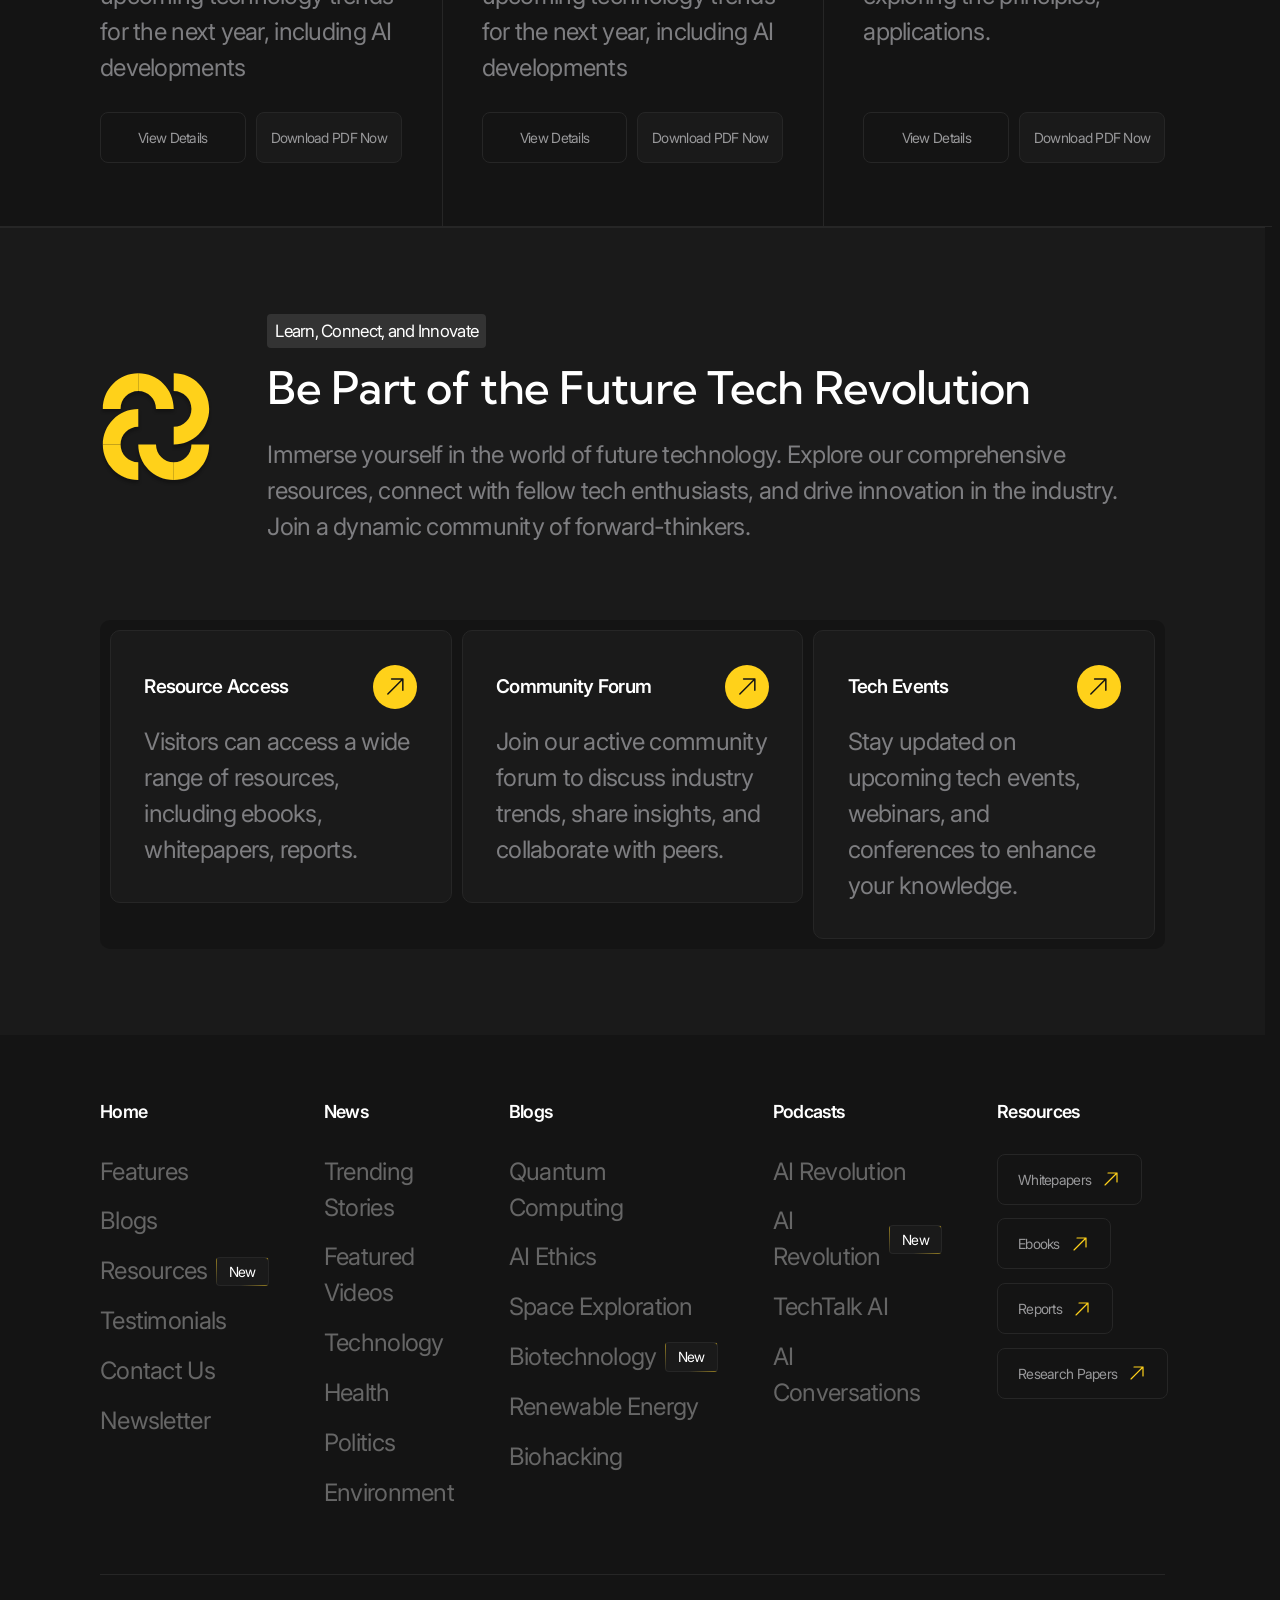
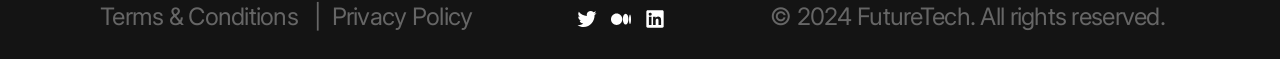
<file: resources.html>
<!DOCTYPE html>
<html lang="en">
  <head>
    <meta charset="UTF-8" />
    <meta
      name="viewport"
      content="width=device-width, user-scalable=no, initial-scale=1.0, maximum-scale=1.0, minimum-scale=1.0"
    />
    <title>Future Tech | Resources</title>
    <link rel="stylesheet" href="./styles/main.css" />
    <script src="./scripts/main.js" type="module" defer></script>
  </head>
  <body>
    <header class="header" data-js-header>
      <div class="header__promo">
        <div class="header__promo-inner container">
          <a href="#" class="header__promo-link">
            <span class="icon icon--yellow-arrow"
              >Subscribe to our Newsletter For New & latest Blogs and
              Resources</span
            >
          </a>
        </div>
      </div>
      <div class="header__body">
        <div class="header__body-inner container">
          <a href="#" class="header__logo logo" aria-label="Home" title="Home">
            <img
              src="./images/logo1.svg"
              alt=""
              class="logo__image"
              width="179"
              height="50"
            />
          </a>
          <div class="header__overlay" data-js-header-overlay>
            <nav class="header__menu">
              <ul class="header__menu-list">
                <li class="header__menu-item">
                  <a href="./index.html" class="header__menu-link">Home</a>
                </li>
                <li class="header__menu-item">
                  <a href="./news.html" class="header__menu-link">News</a>
                </li>
                <li class="header__menu-item">
                  <a href="./podcasts.html" class="header__menu-link"
                    >Podcasts</a
                  >
                </li>
                <li class="header__menu-item">
                  <a href="./resources.html" class="header__menu-link is-active"
                    >Resources</a
                  >
                </li>
              </ul>
            </nav>
            <a
              href="./contacts.html"
              class="header__contact-us-link button button--accent"
              >Contact Us</a
            >
          </div>
          <button
            type="button"
            class="header__burger-button burger-button visible-mobile"
            aria-label="Open menu"
            title="Open menu"
            data-js-header-burger-button
          >
            <span class="burger-button__line"></span>
            <span class="burger-button__line"></span>
            <span class="burger-button__line"></span>
          </button>
        </div>
      </div>
    </header>

    <main>
      <section class="hero-alt" aria-labelledby="resources-title">
        <header class="hero-alt__header">
          <div class="hero-alt__header-inner container">
            <h1 id="resources-title" class="hero-alt__title">
              Unlock a World of
              <span class="hero-alt__title-hidden-part">Knowledge</span>
            </h1>
            <p class="hero-alt__subtitle h1 hidden-mobile" aria-hidden="true">
              Knowledge
            </p>
            <p class="hero-alt__descrtiption">
              Dive deep into the AI universe with our collection of insightful
              podcasts. Explore the latest trends, breakthroughs, and
              discussions on artificial intelligence. Whether you're an
              enthusiast or a professional, our AI podcasts offer a gateway to
              knowledge and innovation.
            </p>
          </div>
        </header>
        <div class="hero-alt__body">
          <div class="metrics metrics--4-cols container">
            <dl class="metrics__list">
              <div class="metrics__item">
                <dt class="metrics__key">Resources available</dt>
                <dd class="metrics__value h2">
                  300<span class="metrics__sign">+</span>
                </dd>
              </div>
              <div class="metrics__item">
                <dt class="metrics__key">Total Downloads</dt>
                <dd class="metrics__value h2">
                  12k<span class="metrics__sign">+</span>
                </dd>
              </div>
              <div class="metrics__item">
                <dt class="metrics__key">Active Users</dt>
                <dd class="metrics__value h2">
                  10k<span class="metrics__sign">+</span>
                </dd>
              </div>
              <div class="metrics__item">
                <dt class="metrics__key">Countries Accesses Our Content</dt>
                <dd class="metrics__value h2">
                  100<span class="metrics__sign">+</span>
                </dd>
              </div>
            </dl>
          </div>
        </div>
      </section>

      <section
        class="section tabs"
        aria-labelledby="reports-title"
        data-js-tabs
      >
        <header class="section__header">
          <div class="section__header-inner container">
            <div class="section__header-info">
              <p class="section__subtitle tag">Dive into the Details</p>
              <h2 class="section__title" id="reports-title">
                In-Depth Reports and Analysis
              </h2>
            </div>
            <div class="section__actions">
              <div
                class="tabs__buttons tabs__buttons--compact"
                role="tablist"
                aria-labelledby="reports-title"
              >
                <button
                  id="tab-1"
                  class="tabs__button is-active"
                  type="button"
                  role="tab"
                  aria-controls="tabpanel-1"
                  data-js-tabs-button
                  aria-selected="false"
                >
                  Whitepapers
                </button>
                <button
                  id="tab-2"
                  class="tabs__button"
                  type="button"
                  role="tab"
                  aria-controls="tabpanel-2"
                  data-js-tabs-button
                  aria-selected="true"
                  tabindex="-1"
                >
                  Ebooks
                </button>
                <button
                  id="tab-3"
                  class="tabs__button"
                  type="button"
                  role="tab"
                  aria-controls="tabpanel-3"
                  data-js-tabs-button
                  aria-selected="false"
                  tabindex="-1"
                >
                  Reports
                </button>
              </div>
            </div>
          </div>
        </header>
        <div class="section__body">
          <div class="tabs__body">
            <div
              class="tabs__content is-active"
              id="tabpanel-1"
              aria-labelledby="tab-1"
              tabindex="0"
              data-js-tabs-content
            >
              <ul class="list">
                <li class="list__item">
                  <div class="card container">
                    <div class="card__preview">
                      <div class="card__preview-main">
                        <img
                          class="card__preview-icon"
                          src="./images/reports/1.svg"
                          alt=""
                          width="80"
                          height="80"
                        />
                        <div class="card__preview-info">
                          <h3 class="card__preview-title">
                            Quantum Computing Whitepaper
                          </h3>
                          <div class="card__preview-description">
                            <p>
                              Provides technical specifications and requirements
                              for implementing quantum computing systems.
                            </p>
                          </div>
                        </div>
                      </div>
                    </div>
                    <div class="card__body">
                      <div class="card__grid card__grid--3-cols-alt">
                        <div class="card__cell card__cell--wide">
                          <img
                            width="917"
                            height="332"
                            src="./images//reports/main-card.jpg"
                            alt=""
                            class="card__cell-image"
                          />
                        </div>
                        <div class="card__cell card__cell--wide">
                          <h4 class="card__cell-title">
                            Quantum Computing Whitepaper
                          </h4>
                          <p class="card__cell-description">
                            An in-depth whitepaper exploring the principles,
                            applications, and potential impact of quantum
                            computing.
                          </p>
                          <a
                            href="#"
                            class="card__cell-link button button--dark-gray"
                          >
                            <span class="icon icon--yellow-arrow"
                              >Download PDF Now</span
                            >
                          </a>
                        </div>
                        <div class="card__cell tile">
                          <p class="card__cell-title">Publication Date</p>
                          <p class="card__cell-description h6">
                            <time datetime="2023-07">July 2023</time>
                          </p>
                        </div>
                        <div class="card__cell tile">
                          <p class="card__cell-title">Category</p>
                          <p class="card__cell-description h6">
                            Quantum Computing
                          </p>
                        </div>
                        <div class="card__cell tile card__cell--wide-on-mobile-s">
                          <p class="card__cell-title">Author</p>
                          <p class="card__cell-description h6">Dr. Quantum</p>
                        </div>
                      </div>
                    </div>
                  </div>
                </li>
                <li class="list__item">
                  <div class="card container">
                    <div class="card__preview">
                      <div class="card__preview-main">
                        <img
                          class="card__preview-icon"
                          src="./images/reports/2.svg"
                          alt=""
                          width="80"
                          height="80"
                        />
                        <div class="card__preview-info">
                          <h3 class="card__preview-title">
                            Space Exploration Whitepaper
                          </h3>
                          <div class="card__preview-description">
                            <p>
                              Explores Mars colonization, asteroid resource potential, and space tourism.
                            </p>
                          </div>
                        </div>
                      </div>
                    </div>
                    <div class="card__body">
                      <div class="card__grid card__grid--3-cols-alt">
                        <div class="card__cell card__cell--wide">
                          <img
                            width="917"
                            height="332"
                            src="./images//reports/main-card-2.jpg"
                            alt=""
                            class="card__cell-image"
                          />
                        </div>
                        <div class="card__cell card__cell--wide">
                          <h4 class="card__cell-title">
                            Space Exploration Whitepaper
                          </h4>
                          <p class="card__cell-description">
                            An in-depth whitepaper covering the latest advancements in space exploration, including Mars missions and asteroid mining.
                          </p>
                          <a
                            href="#"
                            class="card__cell-link button button--dark-gray"
                          >
                            <span class="icon icon--yellow-arrow"
                              >Download PDF Now</span
                            >
                          </a>
                        </div>
                        <div class="card__cell tile">
                          <p class="card__cell-title">Publication Date</p>
                          <p class="card__cell-description h6">
                            <time datetime="2023-09">September 2023</time>
                          </p>
                        </div>
                        <div class="card__cell tile">
                          <p class="card__cell-title">Category</p>
                          <p class="card__cell-description h6">
                            Space Exploration
                          </p>
                        </div>
                        <div class="card__cell tile card__cell--wide-on-mobile-s">
                          <p class="card__cell-title">Author</p>
                          <p class="card__cell-description h6">FutureTech Space Division</p>
                        </div>
                      </div>
                    </div>
                  </div>
                </li>
              </ul>
              <ul class="bordered-grid bordered-grid--3-cols container">
                <li class="bordered-grid__item">
                  <div class="report-card">
                    <img width="470" height="290" alt="" class="report-card__image" src="./images/reports/report-card-1.jpg">
                    <div class="report-card__body">
                      <h3 class="report-card__title h6">FutureTech Trends 2024</h3>
                      <div class="report-card__description">
                        <p>An ebook that predicts upcoming technology trends for the next year, including AI developments</p>
                      </div>
                    </div>
                    <div class="report-card__actions">
                      <a href="#" class="report-card__details-link button">View Details</a>
                      <a href="#" download="" class="report-card__download-link button button--dark-gray">Download PDF Now</a>
                    </div>
                  </div>
                </li>
                <li class="bordered-grid__item">
                  <div class="report-card">
                    <img width="470" height="290" alt="" class="report-card__image" src="./images/reports/report-card-2.jpg">
                    <div class="report-card__body">
                      <h3 class="report-card__title h6">Space Exploration Ebook</h3>
                      <div class="report-card__description">
                        <p>An ebook that predicts upcoming technology trends for the next year, including AI developments</p>
                      </div>
                    </div>
                    <div class="report-card__actions">
                      <a href="#" class="report-card__details-link button">View Details</a>
                      <a href="#" download="" class="report-card__download-link button button--dark-gray">Download PDF Now</a>
                    </div>
                  </div>
                </li>
                <li class="bordered-grid__item">
                  <div class="report-card">
                    <img width="470" height="290" alt="" class="report-card__image" src="./images/reports/report-card-3.jpg">
                    <div class="report-card__body">
                      <h3 class="report-card__title h6">Quantum Computing Whitepaper</h3>
                      <div class="report-card__description">
                        <p>An in-depth whitepaper exploring the principles, applications.</p>
                      </div>
                    </div>
                    <div class="report-card__actions">
                      <a href="#" class="report-card__details-link button">View Details</a>
                      <a href="#" download="" class="report-card__download-link button button--dark-gray">Download PDF Now</a>
                    </div>
                  </div>
                </li>
              </ul>
            </div>
            <div
              class="tabs__content"
              id="tabpanel-2"
              aria-labelledby="tab-2"
              tabindex="0"
              data-js-tabs-content
            >
              Lorem ipsum dolor sit amet consectetur adipisicing elit. Porro,
              officia.
            </div>
            <div
              class="tabs__content"
              id="tabpanel-3"
              aria-labelledby="tab-3"
              tabindex="0"
              data-js-tabs-content
            >
              Lorem ipsum dolor sit amet consectetur adipisicing elit. Porro,
              officia.
            </div>
          </div>
        </div>
      </section>

      <section class="about" aria-labelledby="about-title">
        <div class="about__inner container">
          <header class="about__header">
            <img
              width="150"
              height="150"
              src="./images/about/icon.svg"
              alt=""
              class="about__icon"
            />
            <div class="about__info">
              <p class="about__subtitle tag">Learn, Connect, and Innovate</p>
              <h2 class="about__title" id="about-title">
                Be Part of the Future Tech Revolution
              </h2>
            </div>
            <div class="about__description">
              <p>
                Immerse yourself in the world of future technology. Explore our
                comprehensive resources, connect with fellow tech enthusiasts,
                and drive innovation in the industry. Join a dynamic community
                of forward-thinkers.
              </p>
            </div>
          </header>
          <ul class="about__list">
            <li class="about__item">
              <a href="" class="about-card tile">
                <h3 class="about-card__title circle-icon">Resource Access</h3>
                <div class="about-card__description">
                  <p>
                    Visitors can access a wide range of resources, including
                    ebooks, whitepapers, reports.
                  </p>
                </div>
              </a>
            </li>
            <li class="about__item">
              <a href="" class="about-card tile">
                <h3 class="about-card__title circle-icon">Community Forum</h3>
                <div class="about-card__description">
                  <p>
                    Join our active community forum to discuss industry trends,
                    share insights, and collaborate with peers.
                  </p>
                </div>
              </a>
            </li>
            <li class="about__item">
              <a href="" class="about-card tile">
                <h3 class="about-card__title circle-icon">Tech Events</h3>
                <div class="about-card__description">
                  <p>
                    Stay updated on upcoming tech events, webinars, and
                    conferences to enhance your knowledge.
                  </p>
                </div>
              </a>
            </li>
          </ul>
        </div>
      </section>
    </main>

    <footer class="footer">
      <div class="footer__inner container">
        <div class="footer__body">
          <nav class="footer__menu">
            <div class="footer__menu-column">
              <a href="#" class="footer__menu-main-link h6">Home</a>
              <ul class="footer__menu-list">
                <li class="footer__menu-item">
                  <a href="#" class="footer__menu-link">Features</a>
                </li>
                <li class="footer__menu-item">
                  <a href="#" class="footer__menu-link">Blogs</a>
                </li>
                <li class="footer__menu-item">
                  <a href="#" class="footer__menu-link">Resources</a>
                  <span class="badge">New</span>
                </li>
                <li class="footer__menu-item">
                  <a href="#" class="footer__menu-link">Testimonials</a>
                </li>
                <li class="footer__menu-item">
                  <a href="#" class="footer__menu-link">Contact Us</a>
                </li>
                <li class="footer__menu-item">
                  <a href="#" class="footer__menu-link">Newsletter</a>
                </li>
              </ul>
            </div>
            <div class="footer__menu-column">
              <a href="#" class="footer__menu-main-link h6">News</a>
              <ul class="footer__menu-list">
                <li class="footer__menu-item">
                  <a href="#" class="footer__menu-link">Trending Stories</a>
                </li>
                <li class="footer__menu-item">
                  <a href="#" class="footer__menu-link">Featured Videos</a>
                </li>
                <li class="footer__menu-item">
                  <a href="#" class="footer__menu-link">Technology</a>
                </li>
                <li class="footer__menu-item">
                  <a href="#" class="footer__menu-link">Health</a>
                </li>
                <li class="footer__menu-item">
                  <a href="#" class="footer__menu-link">Politics</a>
                </li>
                <li class="footer__menu-item">
                  <a href="#" class="footer__menu-link">Environment</a>
                </li>
              </ul>
            </div>
            <div class="footer__menu-column">
              <a href="#" class="footer__menu-main-link h6">Blogs</a>
              <ul class="footer__menu-list">
                <li class="footer__menu-item">
                  <a href="#" class="footer__menu-link">Quantum Computing</a>
                </li>
                <li class="footer__menu-item">
                  <a href="#" class="footer__menu-link">AI Ethics</a>
                </li>
                <li class="footer__menu-item">
                  <a href="#" class="footer__menu-link">Space Exploration</a>
                </li>
                <li class="footer__menu-item">
                  <a href="#" class="footer__menu-link">Biotechnology</a>
                  <span class="badge">New</span>
                </li>
                <li class="footer__menu-item">
                  <a href="#" class="footer__menu-link">Renewable Energy</a>
                </li>
                <li class="footer__menu-item">
                  <a href="#" class="footer__menu-link">Biohacking</a>
                </li>
              </ul>
            </div>
            <div class="footer__menu-column">
              <a href="#" class="footer__menu-main-link h6">Podcasts</a>
              <ul class="footer__menu-list">
                <li class="footer__menu-item">
                  <a href="#" class="footer__menu-link">AI Revolution</a>
                </li>
                <li class="footer__menu-item">
                  <a href="#" class="footer__menu-link">AI Revolution</a>
                  <span class="badge">New</span>
                </li>
                <li class="footer__menu-item">
                  <a href="#" class="footer__menu-link">TechTalk AI</a>
                </li>
                <li class="footer__menu-item">
                  <a href="#" class="footer__menu-link">AI Conversations</a>
                </li>
              </ul>
            </div>
            <div class="footer__menu-column">
              <a href="#" class="footer__menu-main-link h6">Resources</a>
              <ul class="footer__menu-list">
                <li class="footer__menu-item">
                  <a href="#" class="footer__menu-link button">
                    <span class="icon icon--yellow-arrow">Whitepapers</span>
                  </a>
                </li>
                <li class="footer__menu-item">
                  <a href="#" class="footer__menu-link button">
                    <span class="icon icon--yellow-arrow">Ebooks</span>
                  </a>
                </li>
                <li class="footer__menu-item">
                  <a href="#" class="footer__menu-link button">
                    <span class="icon icon--yellow-arrow">Reports</span>
                  </a>
                </li>
                <li class="footer__menu-item">
                  <a href="#" class="footer__menu-link button">
                    <span class="icon icon--yellow-arrow">Research Papers</span>
                  </a>
                </li>
              </ul>
            </div>
          </nav>
        </div>
        <div class="footer__extra">
          <div class="footer__extra-menu">
            <ul class="footer__extra-menu-list">
              <li class="footer__extra-menu-item">
                <a href="#" class="footer__extra-menu-link"
                  >Terms & Conditions</a
                >
              </li>
              <li class="footer__extra-menu-item">
                <a href="#" class="footer__extra-menu-link">Privacy Policy</a>
              </li>
            </ul>
          </div>
          <div class="footer__soc1als soc1als">
            <ul class="soc1als__list">
              <li class="soc1als__item">
                <a
                  target="_blank"
                  href="#"
                  class="soc1als__link"
                  aria-label="Twitter"
                  title="Twitter"
                >
                  <svg
                    width="24"
                    height="24"
                    viewBox="0 0 24 24"
                    fill="none"
                    xmlns="http://www.w3.org/2000/svg"
                  >
                    <path
                      d="M21.0571 7.18114C21.0664 7.39235 21.0664 7.59395 21.0664 7.80515C21.0756 14.2084 16.3712 21.6004 7.76793 21.6004C5.23048 21.6004 2.73933 20.842 0.600098 19.4212C0.970528 19.4692 1.34096 19.4884 1.71139 19.4884C3.81358 19.4884 5.86021 18.7588 7.51789 17.4052C5.51756 17.3668 3.75802 16.0132 3.14681 14.0356C3.85063 14.1796 4.57296 14.1508 5.25826 13.9492C3.08198 13.5076 1.51691 11.5204 1.50765 9.20675C1.50765 9.18755 1.50765 9.16835 1.50765 9.14915C2.15591 9.52355 2.88751 9.73475 3.62837 9.75395C1.58174 8.33315 0.942746 5.50114 2.18369 3.28353C4.5637 6.31714 8.06427 8.15075 11.8241 8.35235C11.4445 6.67234 11.9631 4.90594 13.1762 3.71553C15.0561 1.88193 18.0196 1.97793 19.7977 3.92673C20.8441 3.71553 21.8535 3.31233 22.7704 2.74593C22.4185 3.86913 21.6869 4.81954 20.7145 5.42434C21.6406 5.30914 22.5481 5.04994 23.4001 4.66594C22.7704 5.64514 21.9739 6.48994 21.0571 7.18114Z"
                      fill="white"
                    />
                  </svg>
                </a>
              </li>
              <li class="soc1als__item">
                <a
                  target="_blank"
                  href="#"
                  class="soc1als__link"
                  aria-label="Medium"
                  title="Medium"
                >
                  <svg
                    width="24"
                    height="24"
                    viewBox="0 0 24 24"
                    fill="none"
                    xmlns="http://www.w3.org/2000/svg"
                  >
                    <path
                      d="M13.5374 12.2281C13.5374 15.9988 10.5069 19.0556 6.76883 19.0556C3.03073 19.0556 0 15.9981 0 12.2281C0 8.45806 3.0305 5.40039 6.76883 5.40039C10.5072 5.40039 13.5374 8.45737 13.5374 12.2281Z"
                      fill="white"
                    />
                    <path
                      d="M20.9627 12.2285C20.9627 15.7778 19.4474 18.6563 17.5783 18.6563C15.7091 18.6563 14.1938 15.7778 14.1938 12.2285C14.1938 8.67922 15.7089 5.80078 17.578 5.80078C19.4472 5.80078 20.9625 8.67829 20.9625 12.2285"
                      fill="white"
                    />
                    <path
                      d="M24 12.228C24 15.4073 23.4672 17.9862 22.8097 17.9862C22.1522 17.9862 21.6196 15.408 21.6196 12.228C21.6196 9.04797 22.1525 6.46973 22.8097 6.46973C23.467 6.46973 24 9.04774 24 12.228Z"
                      fill="white"
                    />
                  </svg>
                </a>
              </li>
              <li class="soc1als__item">
                <a
                  target="_blank"
                  href="#"
                  class="soc1als__link"
                  aria-label="LinkedIn"
                  title="LinkedIn"
                >
                  <svg
                    width="24"
                    height="24"
                    viewBox="0 0 24 24"
                    fill="none"
                    xmlns="http://www.w3.org/2000/svg"
                  >
                    <path
                      d="M20.8647 1.59961H3.13554C2.72832 1.59961 2.33777 1.76138 2.04982 2.04933C1.76187 2.33728 1.6001 2.72783 1.6001 3.13505V20.8642C1.6001 21.2714 1.76187 21.6619 2.04982 21.9499C2.33777 22.2378 2.72832 22.3996 3.13554 22.3996H20.8647C21.2719 22.3996 21.6624 22.2378 21.9504 21.9499C22.2383 21.6619 22.4001 21.2714 22.4001 20.8642V3.13505C22.4001 2.72783 22.2383 2.33728 21.9504 2.04933C21.6624 1.76138 21.2719 1.59961 20.8647 1.59961ZM7.79965 19.3186H4.67243V9.38516H7.79965V19.3186ZM6.23388 8.00861C5.87915 8.00661 5.53296 7.89958 5.239 7.70102C4.94504 7.50246 4.71649 7.22127 4.58219 6.89294C4.44789 6.56461 4.41386 6.20386 4.48439 5.8562C4.55492 5.50855 4.72686 5.18958 4.9785 4.93955C5.23014 4.68952 5.5502 4.51964 5.8983 4.45134C6.2464 4.38304 6.60693 4.41939 6.93439 4.5558C7.26185 4.6922 7.54156 4.92255 7.73823 5.21778C7.9349 5.51301 8.03971 5.85988 8.03943 6.21461C8.04278 6.45211 7.99827 6.68784 7.90857 6.90777C7.81887 7.1277 7.68582 7.32732 7.51733 7.49473C7.34884 7.66215 7.14837 7.79392 6.92787 7.88221C6.70736 7.97049 6.47134 8.01348 6.23388 8.00861ZM19.3263 19.3273H16.2005V13.9005C16.2005 12.3001 15.5202 11.8061 14.642 11.8061C13.7147 11.8061 12.8047 12.5052 12.8047 13.9409V19.3273H9.67743V9.39239H12.6848V10.7689H12.7252C13.0271 10.1579 14.0844 9.11361 15.6979 9.11361C17.4428 9.11361 19.3278 10.1493 19.3278 13.1826L19.3263 19.3273Z"
                      fill="white"
                    />
                  </svg>
                </a>
              </li>
            </ul>
          </div>
          <p class="footer__copyright">
            © <time datetime="2024">2024</time> FutureTech. All rights reserved.
          </p>
        </div>
      </div>
    </footer>
  </body>
</html>
</file>
<file: styles/main.css>
@charset "UTF-8";
/**
  Нормализация блочной модели
 */
*,
::before,
::after {
  box-sizing: border-box;
}

/**
  Убираем внутренние отступы слева тегам списков,
  у которых есть атрибут class
 */
:where(ul, ol):where([class]) {
  padding-left: 0;
}

/**
  Убираем внешние отступы body и двум другим тегам,
  у которых есть атрибут class
 */
body,
:where(blockquote, figure):where([class]) {
  margin: 0;
}

/**
  Убираем внешние отступы вертикали нужным тегам,
  у которых есть атрибут class
 */
:where(h1,
h2,
h3,
h4,
h5,
h6,
p,
ul,
ol,
dl):where([class]) {
  margin-block: 0;
}

:where(dd[class]) {
  margin-left: 0;
}

:where(fieldset[class]) {
  margin-left: 0;
  padding: 0;
  border: none;
}

/**
  Убираем стандартный маркер маркированному списку,
  у которого есть атрибут class
 */
:where(ul[class]) {
  list-style: none;
}

:where(address[class]) {
  font-style: normal;
}

/**
  Обнуляем вертикальные внешние отступы параграфа,
  объявляем локальную переменную для внешнего отступа вниз,
  чтобы избежать взаимодействие с более сложным селектором
 */
p {
  --paragraphMarginBottom: 24px;
  margin-block: 0;
}

/**
  Внешний отступ вниз для параграфа без атрибута class,
  который расположен не последним среди своих соседних элементов
 */
p:where(:not([class]):not(:last-child)) {
  margin-bottom: var(--paragraphMarginBottom);
}

/**
  Упрощаем работу с изображениями и видео
 */
img,
video {
  display: block;
  max-width: 100%;
  height: auto;
}

/**
  Наследуем свойства шрифт для полей ввода
 */
input,
textarea,
select,
button {
  font: inherit;
}

html {
  /**
    Пригодится в большинстве ситуаций
    (когда, например, нужно будет "прижать" футер к низу сайта)
   */
  height: 100%;
  /**
    Убираем скачок интерфейса по горизонтали
    при появлении / исчезновении скроллбара
   */
  scrollbar-gutter: stable;
}

/**
  Плавный скролл
 */
html,
:has(:target) {
  scroll-behavior: smooth;
}

body {
  /**
    Пригодится в большинстве ситуаций
    (когда, например, нужно будет "прижать" футер к низу сайта)
   */
  min-height: 100%;
  /**
    Унифицированный интерлиньяж
   */
  line-height: 1.5;
}

/**
  Нормализация высоты элемента ссылки при его инспектировании в DevTools
 */
a:where([class]) {
  display: inline-flex;
}

/**
  Курсор-рука при наведении на элемент
 */
button,
label {
  cursor: pointer;
}

/**
  Приводим к единому цвету svg-элементы
  (за исключением тех, у которых уже указан
  атрибут fill со значением 'none' или начинается с 'url')
 */
:where([fill]:not([fill=none],
[fill^=url])) {
  fill: currentColor;
}

/**
  Приводим к единому цвету svg-элементы
  (за исключением тех, у которых уже указан
  атрибут stroke со значением 'none')
 */
:where([stroke]:not([stroke=none],
[stroke^=url])) {
  stroke: currentColor;
}

/**
  Чиним баг задержки смены цвета при взаимодействии с svg-элементами
 */
svg * {
  transition-property: fill, stroke;
}

/**
  Приведение рамок таблиц в классический 'collapse' вид
 */
:where(table) {
  border-collapse: collapse;
  border-color: currentColor;
}

/**
  Удаляем все анимации и переходы для людей,
  которые предпочитают их не использовать
 */
@media (prefers-reduced-motion: reduce) {
  *,
  ::before,
  ::after {
    animation-duration: 0.01ms !important;
    animation-iteration-count: 1 !important;
    transition-duration: 0.01ms !important;
    scroll-behavior: auto !important;
  }
}
@font-face {
  font-family: "Kumbh Sans";
  src: url("../fonts/KumbhSans-Regular.woff2") format("woff2");
  font-weight: 400;
  font-style: normal;
  font-display: swap;
}
@font-face {
  font-family: "Kumbh Sans";
  src: url("../fonts/KumbhSans-Medium.woff2") format("woff2");
  font-weight: 500;
  font-style: normal;
  font-display: swap;
}
@font-face {
  font-family: "Inter";
  src: url("../fonts/Inter-Regular.woff2") format("woff2");
  font-weight: 400;
  font-style: normal;
  font-display: swap;
}
@font-face {
  font-family: "Inter";
  src: url("../fonts/Inter-Medium.woff2") format("woff2");
  font-weight: 500;
  font-style: normal;
  font-display: swap;
}
@font-face {
  font-family: "Inter";
  src: url("../fonts/Inter-SemiBold.woff2") format("woff2");
  font-weight: 600;
  font-style: normal;
  font-display: swap;
}
@font-face {
  font-family: "Inter";
  src: url("../fonts/Inter-Bold.woff2") format("woff2");
  font-weight: 700;
  font-style: normal;
  font-display: swap;
}
:root {
  --color-light: #fff;
  --color-dark: #141414;
  --color-dark-10: #1a1a1a;
  --color-dark-15: #262626;
  --color-dark-20: #333333;
  --color-dark-40: #666666;
  --color-gray-50: #7e7e81;
  --color-gray-60: #98989a;
  --color-accent: #ffd11a;
  --color-red: #ff5500;
  --gradient: linear-gradient(
    45deg,
    var(--color-dark-15) 64%,
    var(--color-accent) 136%
  );
  --border: 0.0625rem solid var(--color-dark-15);
  --shadow: 0 0 0 0.1875rem #191919;
  --font-family-base: "Inter", sans-serif;
  --font-family-accent: "Kumbh Sans", sans-serif;
  --container-width: 100rem;
  --container-padding-x: 1rem;
  --transition-duration: 0.2s;
}
@media (width <= 90.06125rem) {
  :root {
    --container-width: 80rem;
  }
}

.cotainer {
  max-width: calc(var(--container-width) + var(--container-padding-x) * 2);
  margin-inline: auto;
  padding-inline: var(--container-padding-x);
}

.visually-hidden {
  position: absolute !important;
  width: 1px !important;
  height: 1px !important;
  margin: -1px !important;
  border: 0 !important;
  padding: 0 !important;
  white-space: nowrap !important;
  clip-path: inset(100%) !important;
  clip: rect(0 0 0 0) !important;
  overflow: hidden !important;
}

@media (width <= 47.99875rem) {
  .hidden-mobile {
    display: none !important;
  }
}

@media (width > 47.99875rem) {
  .visible-mobile {
    display: none !important;
  }
}

.full-vw-line {
  position: relative;
}
.full-vw-line::before, .full-vw-line::after {
  position: absolute;
  width: calc((100vw - var(--container-width)) / 2);
  height: 0.0625rem;
  background-color: var(--color-dark-15);
}
.full-vw-line--top::before {
  content: "";
  bottom: 100%;
}
.full-vw-line--bottom::after {
  content: "";
  top: 100%;
}
.full-vw-line--left::before, .full-vw-line--left::after {
  right: 100%;
}
.full-vw-line--right::before, .full-vw-line--right::after {
  left: 100%;
}

.circle-icon {
  --circleSize: 3.25rem;
  --circleMarginLeft: 1.25rem;
  position: relative;
  min-height: var(--circleSize);
  padding-right: calc(var(--circleSize) + var(--circleMarginLeft));
}
@media (width <= 90.06125rem) {
  .circle-icon {
    --circleSize: 2.75rem;
    --circleMarginLeft: 0.875rem;
  }
}
@media (width <= 47.99875rem) {
  .circle-icon {
    --circleSize: 2.5rem;
  }
}
.circle-icon::after {
  width: var(--circleSize);
  height: var(--circleSize);
  position: absolute;
  top: 50%;
  translate: 0 -50%;
  content: "";
  right: 0;
  background: url("../icons/arrow-top-right_black.svg") center no-repeat var(--color-accent);
  border-radius: 50%;
}

html.is-lock {
  overflow: hidden;
}

body {
  font-size: clamp(1.5rem, 1.5955882353rem + -0.3921568627vw, 1.125rem);
  display: flex;
  flex-direction: column;
  font-family: var(--font-family-base);
  letter-spacing: -0.03em;
  color: var(--color-gray-50);
  background-color: var(--color-dark);
}

main {
  flex-grow: 1;
}

.container {
  padding-left: 6.25rem;
  padding-right: 6.25rem;
}
@media (width <= 47.99875rem) {
  .container {
    padding-left: 1.875rem;
    padding-right: 1rem;
  }
}

h1,
.h1,
h2,
.h2,
h3,
.h3,
h4,
.h4,
h5,
.h5,
h6,
.h6 {
  color: var(--color-light);
  font-weight: 500;
}

h1,
.h1,
h2,
.h2,
h3,
.h3 {
  font-family: var(--font-family-accent);
}

h4,
.h4,
h5,
.h5,
h6,
.h6 {
  font-weight: 600;
}

h1,
.h1 {
  font-size: clamp(1.875rem, 1.237745098rem + 2.614379085vw, 4.375rem);
  line-height: 1.2;
}

h2,
.h2 {
  font-size: clamp(1.75rem, 1.2720588235rem + 1.9607843137vw, 3.625rem);
  line-height: 1.3;
}

h3,
.h3 {
  font-size: clamp(1.5rem, 1.2450980392rem + 1.045751634vw, 2.5rem);
}

h4,
.h4 {
  font-size: clamp(1.125rem, 0.9975490196rem + 0.522875817vw, 1.625rem);
}

h5,
.h5 {
  font-size: clamp(1.125rem, 1.0294117647rem + 0.3921568627vw, 1.5rem);
}

h6,
.h6 {
  font-size: clamp(1rem, 0.9362745098rem + 0.2614379085vw, 1.25rem);
}

a,
button,
label,
input,
textarea,
select,
svg * {
  transition-duration: var(--transition-duration);
}

a {
  color: inherit;
}
@media (any-hover: hover) {
  a:hover {
    color: var(--color-accent);
  }
}
@media (any-hover: none) {
  a:active {
    color: var(--color-accent);
  }
}
a[class] {
  text-decoration: none;
}

:focus-visible {
  outline: 0.125rem dashed var(--color-light);
  outline-offset: 0.25rem;
  transition-duration: 0s !important;
}

a[aria-label],
button[aria-label] {
  position: relative;
}
a[aria-label]::before,
button[aria-label]::before {
  position: absolute;
  top: 50%;
  left: 50%;
  translate: -50% -50%;
  width: 2.75rem;
  height: 2.75rem;
  content: "";
}

.expandable-content {
  --initialMaxHeight: 31.25rem;
  position: relative;
  overflow-y: hidden;
}
.expandable-content.is-expanded::before,
.expandable-content.is-expanded .expandable-content__button {
  opacity: 0;
  visibility: hidden;
}
.expandable-content:not(.is-expanded) {
  max-height: var(--initialMaxHeight);
}
.expandable-content::before {
  content: "";
  position: absolute;
  bottom: 0;
  left: 0;
  width: 100%;
  height: 30%;
  background-image: linear-gradient(180deg, rgba(20, 20, 20, 0) 0%, #141414 77.38%);
  pointer-events: none;
  transition-duration: var(--transition-duration);
}
.expandable-content__button {
  position: absolute;
  left: 50%;
  translate: -50%;
  bottom: 4.25rem;
}

.icon {
  display: inline-flex;
  align-items: center;
  column-gap: 0.625rem;
}
.icon::after {
  --size: 1.5rem;
  width: var(--size);
  height: var(--size);
  content: "";
  flex-shrink: 0;
  background-position: center;
  background-size: contain;
  background-repeat: no-repeat;
}
@media (width <= 90.06125rem) {
  .icon::after {
    --size: 1.25rem;
  }
}
.icon--yellow-arrow::after {
  background-image: url("../icons/arrow-top-right_yellow.svg");
}
.icon--yellow-eye::after {
  background-image: url("../icons/eye_yellow.svg");
}
.icon--gray-arrow-down::after {
  background-image: url("../icons/arrow-down_gray.svg");
}

.logo {
  max-width: clamp(7.875rem, 7.0306372549rem + 3.4640522876vw, 11.1875rem);
}

.button {
  display: inline-flex;
  justify-content: center;
  padding: 1.125rem 1.5rem;
  font-size: 1.125rem;
  color: var(--color-gray-60);
  white-space: nowrap;
  background-color: var(--color-dark);
  border: var(--border);
  border-radius: 0.75rem;
  min-width: 8.5625rem;
}
@media (width <= 90.06125rem) {
  .button {
    min-width: 6.4375rem;
    padding: 0.875rem 1.25rem;
    font-size: 0.875rem;
    border-radius: 0.5rem;
  }
}
@media (any-hover: hover) {
  .button:hover {
    color: var(--color-accent);
    background-color: var(--color-dark-10);
    border-color: var(--color-accent);
  }
}
@media (any-hover: none) {
  .button:active {
    color: var(--color-accent);
    background-color: var(--color-dark-10);
    border-color: var(--color-accent);
  }
}
.button--accent {
  background-color: var(--color-accent);
  border-color: var(--color-accent);
  color: var(--color-dark);
  border-radius: 0.5rem;
}
.button--dark-gray {
  background-color: var(--color-dark-10);
}

.burger-button {
  width: 2.125rem;
  height: 2.125rem;
  display: inline-flex;
  flex-direction: column;
  justify-content: space-between;
  padding: 0.53125rem 0.265625rem;
  color: var(--color-light);
  background-color: transparent;
  border: none;
}
@media (any-hover: hover) {
  .burger-button:hover {
    color: var(--color-accent);
  }
}
@media (any-hover: none) {
  .burger-button:active {
    color: var(--color-accent);
  }
}
.burger-button.is-active .burger-button__line:first-child {
  rotate: 45deg;
  transform-origin: 0;
  translate: 0.25em -0.1em;
}
.burger-button.is-active .burger-button__line:nth-child(2) {
  rotate: -45deg;
}
.burger-button.is-active .burger-button__line:last-child {
  width: 0;
}
.burger-button__line {
  width: 100%;
  height: 0.125rem;
  background-color: currentColor;
  border-radius: 1rem;
  transition-duration: var(--transition-duration);
}
.burger-button__line:last-child {
  align-self: end;
  width: 55%;
}

.header {
  position: sticky;
  z-index: 100;
  top: 0;
  animation-name: scrolling-header;
  animation-fill-mode: both;
  animation-timeline: scroll();
  animation-range: 6.25rem 12.5rem;
}
@keyframes scrolling-header {
  to {
    box-shadow: 0 0 1rem 0 var(--color-dark-40);
  }
}
.header__promo {
  padding-block: 1.25rem;
  text-align: center;
  border-bottom: var(--border);
  background-color: var(--color-dark);
}
@media (width <= 63.99875rem) {
  .header__promo {
    font-size: 0.875rem;
  }
}
@media (width <= 47.99875rem) {
  .header__promo {
    padding-block: 0.875rem;
    font-size: 0.875rem;
  }
}
@media (width <= 30.06125rem) {
  .header__promo {
    font-size: 0.75rem;
  }
}
@media (width <= 30.06125rem) {
  .header__promo-link .icon {
    column-gap: 0.3125rem;
  }
}
.header__body {
  padding: 1.5rem;
  background-color: var(--color-dark-10);
}
@media (width <= 47.99875rem) {
  .header__body {
    padding-block: 1.25rem;
  }
}
.header__body-inner {
  display: flex;
  justify-content: space-between;
  align-items: center;
  column-gap: 1rem;
}
@media (width > 47.99875rem) {
  .header__overlay {
    display: contents;
  }
}
@media (width <= 47.99875rem) {
  .header__overlay {
    position: fixed;
    inset: 0;
    display: flex;
    flex-direction: column;
    justify-content: center;
    row-gap: 3rem;
    padding: 1rem;
    background-color: var(--color-dark-10);
    transition-duration: var(--transition-duration);
  }
  .header__overlay:not(.is-active) {
    opacity: 0;
    visibility: hidden;
    translate: 100%;
  }
}
@media (width <= 47.99875rem) {
  .header__menu {
    overflow-y: auto;
  }
}
.header__menu-list {
  display: flex;
  align-items: center;
  column-gap: 1rem;
}
@media (width <= 90.06125rem) {
  .header__menu-list {
    column-gap: 0.375rem;
  }
}
@media (width <= 47.99875rem) {
  .header__menu-list {
    flex-direction: column;
    row-gap: 1rem;
  }
}
.header__menu-link {
  padding: 0.875rem 1.5rem;
  color: var(--color-gray-50);
  font-size: 1.125rem;
}
@media (width <= 90.06125rem) {
  .header__menu-link {
    padding: 0.625rem 1.125rem;
  }
}
.header__menu-link.is-active {
  color: var(--color-light);
  font-weight: 500;
  background-color: var(--color-dark);
  border: var(--border);
  border-radius: 0.625rem;
  pointer-events: none;
}
@media (width <= 47.99875rem) {
  .header__contact-us-link {
    width: 100%;
    max-width: 18.75rem;
    align-self: center;
  }
}

.badge {
  display: inline-flex;
  padding: clamp(0.125rem, 0.0931372549rem + 0.1307189542vw, 0.25rem) clamp(0.625rem, 0.5612745098rem + 0.2614379085vw, 0.875rem);
  font-size: 1rem;
  color: var(--color-light);
  background: linear-gradient(var(--color-dark-10), var(--color-dark-10)) padding-box, var(--gradient);
  border: 0.0625rem solid transparent;
  border-radius: 0.375rem;
}
@media (width <= 90.06125rem) {
  .badge {
    font-size: 0.875rem;
    border-radius: 0.25rem;
  }
}

.soc1als--3-cols {
  width: 100%;
  max-width: 19.25rem;
}
.soc1als--3-cols .soc1als__list {
  display: grid;
  grid-template-columns: repeat(3, 1fr);
  row-gap: 0.625rem;
}
@media (width <= 90.06125rem) {
  .soc1als--3-cols .soc1als__list {
    column-gap: 0.625rem;
  }
}
.soc1als--3-cols .soc1als__link {
  display: flex;
  justify-content: center;
  align-items: center;
  height: 3.75rem;
  width: 100%;
  background-color: var(--color-dark-10);
  border: var(--border);
  border-radius: 0.375rem;
}
@media (width <= 90.06125rem) {
  .soc1als--3-cols .soc1als__link {
    height: 3rem;
  }
}
.soc1als__list {
  display: flex;
  column-gap: 1.25rem;
}
@media (width <= 90.06125rem) {
  .soc1als__list {
    column-gap: 0.875rem;
  }
}
.soc1als__item {
  display: flex;
}
.soc1als__link {
  --size: 1.5rem;
  width: var(--size);
  height: var(--size);
  color: var(--color-light);
}
@media (width <= 90.06125rem) {
  .soc1als__link {
    --size: 1.25rem;
  }
}

.footer {
  color: var(--color-dark-40);
}
.footer__body {
  padding-block: clamp(2.5rem, 1.862745098rem + 2.614379085vw, 5rem);
  border-bottom: var(--border);
}
.footer__menu {
  display: grid;
  grid-template-columns: repeat(5, 1fr);
  align-items: start;
  column-gap: clamp(1.25rem, 0.2941176471rem + 3.9215686275vw, 5rem);
}
@media (width <= 63.99875rem) {
  .footer__menu {
    grid-template-columns: repeat(2, 1fr);
    row-gap: 2.5rem;
  }
}
@media (width <= 47.99875rem) {
  .footer__menu {
    row-gap: 1.25rem;
  }
}
.footer__menu-column {
  display: grid;
  row-gap: clamp(1rem, 0.681372549rem + 1.3071895425vw, 2.25rem);
}
@media (width <= 63.99875rem) {
  .footer__menu-column:last-child {
    grid-column: -1/1;
  }
  .footer__menu-column:last-child .footer__menu-list {
    flex-direction: row;
    flex-wrap: wrap;
    gap: 0.75rem;
  }
}
.footer__menu-list {
  display: flex;
  flex-direction: column;
  row-gap: clamp(0.5rem, 0.3406862745rem + 0.6535947712vw, 1.125rem);
}
.footer__menu-item {
  display: flex;
  align-items: center;
  column-gap: 0.5rem;
}
.footer__extra {
  display: flex;
  justify-content: space-between;
  align-items: center;
  column-gap: 1rem;
  padding-block: 2.5rem;
}
@media (width <= 90.06125rem) {
  .footer__extra {
    padding-block: 1.5rem;
  }
}
@media (width <= 47.99875rem) {
  .footer__extra {
    flex-direction: column;
    row-gap: 1.25rem;
  }
}
.footer__extra-menu-list {
  display: flex;
}
.footer__extra-menu-item:not(:last-child)::after {
  content: "|";
  margin-inline: 0.6875rem;
}
@media (width <= 47.99875rem) {
  .footer__soc1als {
    order: -1;
  }
}

.metrics {
  --columns: 3;
}
.metrics--4-cols {
  --columns: 4;
  text-align: center;
}
@media (width > 63.99875rem) {
  .metrics--4-cols .metrics__item:nth-child(4n) {
    padding-right: 0;
  }
}
@media (width <= 63.99875rem) {
  .metrics--4-cols {
    --columns: 2;
    padding-inline: 0;
  }
  .metrics--4-cols .metrics__item {
    border-bottom: var(--border);
  }
  .metrics--4-cols .metrics__item:nth-child(odd) {
    padding-left: var(--container-padding-x);
  }
  .metrics--4-cols .metrics__item:nth-child(even) {
    padding-right: var(--container-padding-x);
    border-right: none;
  }
}
.metrics__list {
  display: grid;
  grid-template-columns: repeat(var(--columns), 1fr);
}
.metrics__item {
  display: flex;
  flex-direction: column-reverse;
  row-gap: 0.625rem;
  padding: 3.125rem;
}
@media (width <= 90.06125rem) {
  .metrics__item {
    padding: 1.875rem 2.5rem;
    row-gap: 0.125rem;
  }
}
@media (width <= 63.99875rem) {
  .metrics__item {
    row-gap: 0rem;
    padding: 1.25rem;
  }
}
.metrics__item:first-child {
  padding-left: 0;
}
.metrics__item:not(:last-child) {
  border-right: var(--border);
}
.metrics__value {
  font-weight: 600;
}
.metrics__sign {
  color: var(--color-accent);
}

.team {
  --personImageSize: 3.75rem;
  display: flex;
  padding: 0.625rem;
  background-color: var(--color-dark-10);
  border-radius: 6.25rem;
}
@media (width <= 90.06125rem) {
  .team {
    --personImageSize: 3.125rem;
    padding: 0.5rem;
  }
}
@media (width <= 63.99875rem) {
  .team {
    --personImageSize: 2.5rem;
  }
}
.team__person {
  width: var(--personImageSize);
  background-color: var(--color-dark-15);
  border-radius: 50%;
  border: 0.125rem solid var(--color-dark-40);
}
@media (width <= 90.06125rem) {
  .team__person {
    border-width: 0.0625rem;
  }
}
.team__person:not(:first-child) {
  margin-left: calc(var(--personImageSize) / 4 * -1);
}

.resources-preview {
  display: flex;
  flex-direction: column;
  justify-content: end;
  align-items: start;
  row-gap: 1.875rem;
}
@media (width <= 90.06125rem) {
  .resources-preview {
    row-gap: 1.25rem;
  }
}
.resources-preview__body {
  display: grid;
  row-gap: 0.875rem;
}
@media (width <= 90.06125rem) {
  .resources-preview__body {
    row-gap: 0.375rem;
  }
}
@media (width <= 30.06125rem) {
  .resources-preview__button {
    width: 100%;
  }
}

.advantage-card {
  display: grid;
  row-gap: 1.875rem;
}
@media (width <= 90.06125rem) {
  .advantage-card {
    row-gap: 1.25rem;
  }
}
@media (width <= 47.99875rem) {
  .advantage-card {
    row-gap: 0.875rem;
  }
}
@media (width <= 90.06125rem) {
  .advantage-card__image {
    width: 2.5rem;
  }
}
@media (width <= 47.99875rem) {
  .advantage-card__image {
    width: 1.875rem;
  }
}
.advantage-card__link {
  display: grid;
  row-gap: 0.25rem;
}
@media (width <= 90.06125rem) {
  .advantage-card__link {
    row-gap: 0.125rem;
  }
}
.advantage-card__details {
  font-size: clamp(0.875rem, 0.7794117647rem + 0.3921568627vw, 1.25rem);
  font-family: var(--font-family-accent);
}

@media (width > 63.99875rem) {
  .hero__main {
    display: grid;
    grid-template-columns: 60% auto;
    grid-template-areas: "body resources-preview" "metrics resources-preview";
  }
}
.hero__body {
  grid-area: body;
  padding-top: 9.375rem;
  padding-right: 3.125rem;
  padding-bottom: 6.25rem;
}
@media (width <= 90.06125rem) {
  .hero__body {
    padding-top: 6.25rem;
    padding-right: 2.5rem;
  }
}
@media (width <= 63.99875rem) {
  .hero__body {
    padding-right: 0;
    padding-top: 2.5rem;
    padding-bottom: 1.875rem;
  }
}
.hero__subtitle {
  font-size: clamp(1.125rem, 0.9338235294rem + 0.7843137255vw, 1.875rem);
  font-family: var(--font-family-accent);
  font-weight: 500;
  color: var(--color-dark-40);
}
.hero__subtitle:not(:last-child) {
  margin-bottom: 1.875rem;
}
@media (width <= 47.99875rem) {
  .hero__subtitle:not(:last-child) {
    margin-bottom: 0.875rem;
  }
}
.hero__title:not(:last-child) {
  margin-bottom: 1.25rem;
}
@media (width <= 47.99875rem) {
  .hero__title:not(:last-child) {
    margin-bottom: 0.625rem;
  }
}
.hero__metrics {
  grid-area: metrics;
}
@media (width > 63.99875rem) {
  .hero__metrics {
    border-top: var(--border);
  }
}
@media (width <= 63.99875rem) {
  .hero__metrics::before {
    width: 100vw;
    right: calc(var(--container-padding-x) * -1);
  }
}
.hero__resources-preview {
  grid-area: resources-preview;
  padding-left: 5rem;
  padding-bottom: 5rem;
  background: url("../images/resources-preview/bg.png") 0 0/cover no-repeat;
}
@media (width <= 90.06125rem) {
  .hero__resources-preview {
    padding-left: 3.125rem;
    padding-bottom: 3.125rem;
  }
}
@media (width > 63.99875rem) {
  .hero__resources-preview {
    border-left: var(--border);
  }
}
@media (width <= 63.99875rem) {
  .hero__resources-preview {
    width: 100vw;
    margin-left: calc(var(--container-padding-x) * -1);
    padding: 6.25rem 2.5rem;
    background: url("../images/resources-preview/bg_tablet.png") 0 0 no-repeat;
    background-size: contain;
  }
}
.hero__advantages {
  border-block: var(--border);
}
@media (width > 63.99875rem) {
  .hero__advantages-list {
    display: grid;
    grid-template-columns: repeat(3, 1fr);
  }
}
.hero__advantages-item {
  --paddingX: 5rem;
  padding-block: 3.125rem;
}
@media (width <= 90.06125rem) {
  .hero__advantages-item {
    --paddingX: 3.125rem;
    padding-block: 2.5rem;
  }
}
@media (width > 63.99875rem) {
  .hero__advantages-item:not(:first-child) {
    padding-left: var(--paddingX);
  }
  .hero__advantages-item:not(:last-child) {
    padding-right: var(--paddingX);
    border-right: var(--border);
  }
}
@media (width <= 63.99875rem) {
  .hero__advantages-item {
    padding-block: 1.875rem;
  }
  .hero__advantages-item:not(:last-child) {
    border-bottom: var(--border);
  }
}

.tag {
  font-size: clamp(0.875rem, 0.7794117647rem + 0.3921568627vw, 1.25rem);
  padding: 0.375rem 0.625rem;
  background-color: var(--color-dark-20);
  color: var(--color-light);
  border-radius: 0.25rem;
}
@media (width <= 90.06125rem) {
  .tag {
    padding: 0.25rem 0.5rem;
  }
}

.section__header {
  padding-block: clamp(2.5rem, 1.2254901961rem + 5.2287581699vw, 7.5rem);
  background-color: var(--color-dark-10);
}
.section__header-inner:has(.section__actions) {
  display: grid;
  align-items: center;
  column-gap: 1rem;
}
@media (width > 47.99875rem) {
  .section__header-inner:has(.section__actions) {
    grid-template-columns: 1fr auto;
  }
}
@media (width <= 47.99875rem) {
  .section__header-inner:has(.section__actions) {
    row-gap: 1.875rem;
  }
}
.section__header-info {
  display: grid;
  align-items: start;
  row-gap: 1rem;
}
@media (width <= 90.06125rem) {
  .section__header-info {
    row-gap: 0.625rem;
  }
}
.section__subtitle {
  justify-self: start;
}
.section__body {
  border-block: var(--border);
}
.section__actions, .section__link {
  width: 100%;
}
.section__link {
  max-width: 22.5rem;
}

.list:not(:last-child), .list__item:not(:last-child) {
  border-bottom: var(--border);
}

.tile {
  padding: clamp(1.5rem, 1.2450980392rem + 1.045751634vw, 2.5rem);
  background-color: var(--color-dark-10);
  border: var(--border);
  border-radius: 0.75rem;
}
@media (width <= 90.06125rem) {
  .tile {
    border-radius: 0.625rem;
  }
}

@media (width > 63.99875rem) {
  .card {
    display: grid;
    grid-template-columns: 37.5% auto;
  }
}
.card__preview, .card__body {
  padding: 5rem;
}
@media (width <= 90.06125rem) {
  .card__preview, .card__body {
    padding: 3.75rem;
  }
}
.card__preview {
  display: flex;
  flex-direction: column;
  justify-content: center;
  row-gap: clamp(1.25rem, 0.612745098rem + 2.614379085vw, 3.75rem);
  padding-left: 0;
}
@media (width > 63.99875rem) {
  .card__preview {
    border-right: var(--border);
  }
}
@media (width <= 63.99875rem) {
  .card__preview {
    padding-right: 0;
    padding-block: 3.125rem;
    border-bottom: var(--border);
  }
}
.card__preview-main {
  display: grid;
  row-gap: clamp(1.5rem, 1.0857843137rem + 1.6993464052vw, 3.125rem);
}
@media (width <= 63.99875rem) {
  .card__preview-main {
    justify-content: start;
  }
}
.card__preview-icon {
  width: clamp(3.75rem, 3.431372549rem + 1.3071895425vw, 5rem);
}
.card__preview-info {
  display: grid;
  row-gap: clamp(0.375rem, 0.2156862745rem + 0.6535947712vw, 1rem);
}
.card__preview-info:has(.card__rating-view) {
  display: flex;
  justify-content: space-between;
  align-items: center;
  column-gap: 1rem;
}
.card__body {
  padding-right: 0;
}
@media (width <= 63.99875rem) {
  .card__body {
    padding: 1.875rem 0;
  }
}
.card__grid {
  display: grid;
}
.card__grid--2-cols {
  gap: clamp(0.625rem, 0.306372549rem + 1.3071895425vw, 1.875rem);
}
@media (width <= 47.99875rem) {
  .card__grid--2-cols {
    grid-template-columns: 1fr;
  }
}
.card__grid--2-cols-alt {
  gap: 1.875rem 1.25rem;
}
@media (width <= 90.06125rem) {
  .card__grid--2-cols-alt {
    gap: 1.5rem 1rem;
  }
}
@media (width > 47.99875rem) {
  .card__grid--2-cols-alt {
    grid-template-columns: repeat(2, 1fr);
  }
}
.card__grid--3-cols {
  gap: clamp(1.25rem, 0.7720588235rem + 1.9607843137vw, 3.125rem) 1.25rem;
}
@media (width <= 90.06125rem) {
  .card__grid--3-cols {
    column-gap: 1rem;
  }
}
@media (width > 47.99875rem) {
  .card__grid--3-cols {
    grid-template-columns: repeat(3, 1fr);
  }
}
.card__grid--3-cols-alt {
  grid-template-columns: repeat(3, 1fr);
  gap: clamp(1.25rem, 0.7720588235rem + 1.9607843137vw, 3.125rem) 1.25rem;
}
@media (width <= 90.06125rem) {
  .card__grid--3-cols-alt {
    column-gap: 1rem;
  }
}
@media (width <= 30.06125rem) {
  .card__grid--3-cols-alt {
    grid-template-columns: repeat(2, 1fr);
  }
}
.card__cell {
  display: flex;
  flex-direction: column;
  justify-content: start;
  row-gap: clamp(0.25rem, -0.0049019608rem + 1.045751634vw, 1.25rem);
}
.card__cell:has(> *:only-child) {
  justify-content: center;
}
.card__cell:has(.card__cell-link) {
  display: grid;
  grid-template-columns: 1fr auto;
  grid-template-areas: "other link" "other link";
  align-items: center;
  column-gap: 1.25rem;
  row-gap: clamp(0.625rem, 0.5612745098rem + 0.2614379085vw, 0.875rem);
}
@media (width <= 30.06125rem) {
  .card__cell:not(.tile) {
    grid-template: initial;
  }
  .card__cell:not(.tile) .card__cell-link {
    grid-area: initial;
  }
}
@media (width <= 30.06125rem) {
  .card__cell.tile {
    padding: 1.25rem;
  }
}
.card__cell--wide {
  grid-column: -1/1;
}
@media (width <= 30.06125rem) {
  .card__cell--wide-on-mobile-s {
    grid-column: -1/1;
  }
}
.card__cell-image {
  width: 100%;
  height: clamp(10.5625rem, 7.9656862745rem + 10.6535947712vw, 20.75rem);
  object-fit: cover;
  border-radius: 0.75rem;
}
@media (width <= 90.06125rem) {
  .card__cell-image {
    border-radius: 0.625rem;
  }
}
.card__cell-subtitle {
  font: inherit;
}
.card__cell-link {
  grid-area: link;
}
@media (width <= 30.06125rem) {
  .card__cell-description {
    font-size: 0.875rem;
  }
}

.tabs__header {
  border-bottom: var(--border);
}
@media (width <= 63.99875rem) {
  .tabs__header {
    overflow-x: auto;
  }
}
.tabs__buttons {
  display: grid;
  grid-template-columns: repeat(6, 1fr);
  column-gap: 1.25rem;
  padding-block: clamp(1.25rem, 0.7720588235rem + 1.9607843137vw, 3.125rem);
}
@media (width <= 90.06125rem) {
  .tabs__buttons {
    column-gap: 0.875rem;
  }
}
@media (width <= 63.99875rem) {
  .tabs__buttons {
    width: max-content;
  }
}
.tabs__buttons--compact {
  display: inline-flex;
  padding: 0.625rem;
  column-gap: 0.625rem;
  background-color: var(--color-dark);
  border-radius: 0.625rem;
}
.tabs__buttons--compact .tabs__button {
  padding-block: 1.125rem;
}
.tabs__buttons--compact .tabs__button.is-active {
  background-color: var(--color-dark-15);
}
@media (width <= 90.06125rem) {
  .tabs__buttons--compact .tabs__button {
    padding-block: 0.875rem;
  }
}
.tabs__button {
  padding: clamp(1.125rem, 0.9338235294rem + 0.7843137255vw, 1.875rem) 0.625rem;
  color: var(--color-gray-60);
  background-color: transparent;
  border: var(--border);
  border-radius: 0.5rem;
  font-size: 1.125rem;
}
@media (width <= 90.06125rem) {
  .tabs__button {
    font-size: 0.875rem;
  }
}
@media (any-hover: hover) {
  .tabs__button:hover {
    color: var(--color-accent);
    border-color: var(--color-accent);
  }
}
@media (any-hover: none) {
  .tabs__button:active {
    color: var(--color-accent);
    border-color: var(--color-accent);
  }
}
.tabs__button.is-active {
  background-color: var(--color-dark-10);
  color: var(--color-light);
  font-weight: 500;
  pointer-events: none;
}
.tabs__content:not(.is-active) {
  display: none;
}
.tabs__content:focus-visible {
  outline-offset: -1rem;
}

.person-card {
  --imageSize: 5rem;
  display: flex;
  align-items: center;
  column-gap: clamp(0.5rem, 0.3725490196rem + 0.522875817vw, 1rem);
}
@media (width <= 90.06125rem) {
  .person-card {
    --imageSize: 3.75rem;
  }
}
.person-card__image {
  width: var(--imageSize);
  border-radius: 50%;
  background-color: var(--color-dark-15);
}
.person-card__body {
  display: grid;
}
@media (width > 90.06125rem) {
  .person-card__body {
    row-gap: 0.125rem;
  }
}
.person-card__name {
  color: var(--color-light);
  font-weight: 600;
  font-size: 1.25rem;
}
@media (width <= 90.06125rem) {
  .person-card__name {
    font-size: 1.125rem;
  }
}

.blog-actions__list {
  display: flex;
  column-gap: 0.625rem;
}
@media (width <= 90.06125rem) {
  .blog-actions__list {
    column-gap: 0.5rem;
  }
}
.blog-actions__button {
  display: inline-flex;
  align-items: center;
  column-gap: 0.25rem;
  padding: 0.5rem 1rem;
  font-family: var(--font-family-accent);
  font-size: 1.125rem;
  color: var(--color-gray-60);
  background-color: var(--color-dark-10);
  border: var(--border);
  border-radius: 6.25rem;
}
@media (width <= 90.06125rem) {
  .blog-actions__button {
    column-gap: 0.125rem;
    padding: 0.375rem 0.75rem;
    font-size: 0.875rem;
  }
}
.blog-actions__button.is-active svg * {
  fill: var(--color-red);
  stroke: var(--color-red);
}
.blog-actions__icon-wrapper {
  --size: 1.5rem;
  width: var(--size);
  height: var(--size);
  display: flex;
}
@media (width <= 90.06125rem) {
  .blog-actions__icon-wrapper {
    --size: 1.25rem;
  }
}
.blog-actions__icon-wrapper svg {
  width: 100%;
  height: 100%;
}
.blog-actions__icon-wrapper svg * {
  fill: transparent;
}

.blog-card {
  display: grid;
  grid-template-columns: 24% 1fr auto;
  column-gap: clamp(1.75rem, 1.3995098039rem + 1.4379084967vw, 3.125rem);
  padding-block: clamp(2.5rem, 1.862745098rem + 2.614379085vw, 5rem);
}
@media (width <= 63.99875rem) {
  .blog-card {
    grid-template-columns: 1fr auto;
    grid-template-areas: "author link" "body body";
    row-gap: 1.875rem;
  }
}
@media (width <= 63.99875rem) {
  .blog-card__author {
    grid-area: author;
  }
}
.blog-card__body {
  display: grid;
  row-gap: clamp(1.25rem, 1.0906862745rem + 0.6535947712vw, 1.875rem);
}
@media (width <= 63.99875rem) {
  .blog-card__body {
    grid-area: body;
  }
}
.blog-card__date {
  color: var(--color-gray-60);
  font-size: 1.125rem;
}
.blog-card__info {
  display: grid;
  row-gap: clamp(0.25rem, 0.1544117647rem + 0.3921568627vw, 0.625rem);
  font-size: 1rem;
}
.blog-card__link {
  align-self: center;
}
@media (width <= 63.99875rem) {
  .blog-card__link {
    grid-area: link;
  }
}

.download-info {
  display: inline-grid;
  grid-template-columns: 1fr auto;
  align-items: center;
  column-gap: 3.125rem;
}
@media (width <= 90.06125rem) {
  .download-info {
    column-gap: 1.875rem;
  }
}
.download-info__team {
  --personImageSize: 3.125rem;
  background-color: var(--color-dark);
  border-radius: 0.75rem;
}
@media (width <= 90.06125rem) {
  .download-info__team {
    --personImageSize: 2.5rem;
  }
}

.bordered-grid {
  --columns: 1;
  --itemPaddingY: clamp(2.5rem, 1.862745098rem + 2.614379085vw, 5rem);
  display: grid;
  grid-template-columns: repeat(var(--columns), 1fr);
}
.bordered-grid--2-cols {
  --columns: 2;
  --itemPaddingX: 5rem;
}
@media (width <= 90.06125rem) {
  .bordered-grid--2-cols {
    --itemPaddingX: 3.125rem;
  }
}
@media (width > 47.99875rem) {
  .bordered-grid--2-cols .bordered-grid__item:nth-child(odd) {
    padding-right: var(--itemPaddingX);
    border-right: var(--border);
  }
  .bordered-grid--2-cols .bordered-grid__item:nth-child(even) {
    position: relative;
    padding-left: var(--itemPaddingX);
  }
  .bordered-grid--2-cols .bordered-grid__item:nth-child(even)::before {
    content: "";
    position: absolute;
    left: auto;
    right: 100%;
    bottom: 0;
    translate: 50%;
    width: 100vw;
    height: 0.0625rem;
    background-color: var(--color-dark-15);
  }
}
@media (width <= 47.99875rem) {
  .bordered-grid--2-cols {
    --columns: 1;
  }
  .bordered-grid--2-cols .bordered-grid__item:not(:last-child) {
    border-bottom: var(--border);
  }
}
.bordered-grid--3-cols {
  --columns: 3;
  --itemPaddingX: 3.125rem;
  column-gap: calc(var(--itemPaddingX) * 2);
}
@media (width <= 90.06125rem) {
  .bordered-grid--3-cols {
    --itemPaddingX: 2.5rem;
  }
}
@media (width > 63.99875rem) {
  .bordered-grid--3-cols .bordered-grid__item {
    /**
          Элементы 1 и 2 колонки
          **/
    /**
        Элементы во 2 колонке
        **/
  }
  .bordered-grid--3-cols .bordered-grid__item:nth-child(3n-2), .bordered-grid--3-cols .bordered-grid__item:nth-child(3n-1) {
    position: relative;
  }
  .bordered-grid--3-cols .bordered-grid__item:nth-child(3n-2)::after, .bordered-grid--3-cols .bordered-grid__item:nth-child(3n-1)::after {
    content: "";
    position: absolute;
    top: 0;
    left: calc(100% + var(--itemPaddingX));
    width: 0.0625rem;
    height: 100%;
    background-color: var(--color-dark-15);
  }
  .bordered-grid--3-cols .bordered-grid__item:nth-child(3n-1) {
    position: relative;
  }
  .bordered-grid--3-cols .bordered-grid__item:nth-child(3n-1)::before {
    content: "";
    position: absolute;
    left: 50%;
    right: auto;
    bottom: 0;
    translate: -50%;
    width: 100vw;
    height: 0.0625rem;
    background-color: var(--color-dark-15);
  }
}
@media (width <= 63.99875rem) {
  .bordered-grid--3-cols {
    --columns: 1;
  }
  .bordered-grid--3-cols .bordered-grid__item:not(:last-child) {
    border-bottom: var(--border);
  }
}
.bordered-grid--4-cols {
  --columns: 4;
  --itemPaddingX: 3.125rem;
  column-gap: calc(var(--itemPaddingX) * 2);
}
@media (width <= 90.06125rem) {
  .bordered-grid--4-cols {
    --itemPaddingX: 1.875rem;
  }
}
@media (width <= 63.99875rem) {
  .bordered-grid--4-cols {
    --columns: 2;
  }
}
@media (width > 63.99875rem) {
  .bordered-grid--4-cols .bordered-grid__item:nth-child(4n-3), .bordered-grid--4-cols .bordered-grid__item:nth-child(4n-2), .bordered-grid--4-cols .bordered-grid__item:nth-child(4n-1) {
    position: relative;
  }
  .bordered-grid--4-cols .bordered-grid__item:nth-child(4n-3)::after, .bordered-grid--4-cols .bordered-grid__item:nth-child(4n-2)::after, .bordered-grid--4-cols .bordered-grid__item:nth-child(4n-1)::after {
    content: "";
    position: absolute;
    top: 0;
    left: calc(100% + var(--itemPaddingX));
    width: 0.0625rem;
    height: 100%;
    color: red;
  }
}
@media (width <= 47.99875rem) {
  .bordered-grid--2-cols, .bordered-grid--4-cols {
    --columns: 1;
  }
  .bordered-grid--2-cols .bordered-grid__item:not(:last-child), .bordered-grid--4-cols .bordered-grid__item:not(:last-child) {
    border-bottom: var(--border);
  }
}
.bordered-grid__item {
  padding-block: var(--itemPaddingY);
}

.rating-view {
  display: inline-flex;
  column-gap: 0.4375rem;
  padding: 0.625rem 1rem;
  background-color: var(--color-dark);
  border: var(--border);
  border-radius: 6.25rem;
  max-width: 31.25rem;
  margin-inline: auto;
}
@media (width <= 90.06125rem) {
  .rating-view {
    column-gap: 0.25rem;
    padding: 0.5rem 0.75rem;
  }
}
.rating-view__star {
  --size: 1.5rem;
  width: var(--size);
  height: var(--size);
  background: url("../icons/star_gray.svg") center/contain no-repeat;
}
.rating-view__star.is-active {
  background-image: url("../icons/star_yellow.svg");
}
@media (width <= 90.06125rem) {
  .rating-view__star {
    --size: 1.25rem;
  }
}

.review-card {
  display: flex;
  flex-direction: column;
  align-items: center;
  row-gap: 2.5rem;
}
@media (width <= 90.06125rem) {
  .review-card {
    row-gap: 1.875rem;
  }
}
.review-card__author {
  --imageSize: 3.75rem;
}
@media (width <= 90.06125rem) {
  .review-card__author {
    --imageSize: 3.125rem;
  }
}
.review-card__body {
  position: relative;
  padding: clamp(1.25rem, 1.0906862745rem + 0.6535947712vw, 1.875rem);
  padding-top: clamp(1.875rem, 1.556372549rem + 1.3071895425vw, 3.125rem);
  color: var(--color-light);
  text-align: center;
}
.review-card__rating-view {
  position: absolute;
  top: 50%;
  left: 50%;
  translate: -50% -50%;
  top: 0;
}

.about-card {
  display: flex;
  flex-direction: column;
  row-gap: clamp(0.625rem, 0.4656862745rem + 0.6535947712vw, 1.25rem);
}
.about-card__title {
  font-size: clamp(1rem, 0.9044117647rem + 0.3921568627vw, 1.375rem);
  display: flex;
  align-items: center;
  font-family: var(--font-family-base);
  font-weight: 600;
}

.about {
  padding-block: clamp(2.5rem, 1.2254901961rem + 5.2287581699vw, 7.5rem);
  background-color: var(--color-dark-10);
}
.about__inner {
  display: grid;
  row-gap: clamp(2.5rem, 1.5441176471rem + 3.9215686275vw, 6.25rem);
}
.about__header {
  display: grid;
  grid-template-columns: auto 1fr;
  grid-template-areas: "icon info" "icon description";
  align-items: center;
  gap: 1.875rem clamp(1.25rem, 0.2941176471rem + 3.9215686275vw, 5rem);
}
@media (width <= 90.06125rem) {
  .about__header {
    row-gap: 1.25rem;
  }
}
@media (width <= 47.99875rem) {
  .about__header {
    grid-template-areas: "icon subtitle" "title title" "description description";
    row-gap: 0.25rem;
  }
}
.about__icon {
  grid-area: icon;
  width: clamp(3.75rem, 2.3161764706rem + 5.8823529412vw, 9.375rem);
}
.about__info {
  display: grid;
  row-gap: 1rem;
}
@media (width <= 90.06125rem) {
  .about__info {
    row-gap: 0.625rem;
  }
}
@media (width <= 47.99875rem) {
  .about__info {
    display: contents;
  }
}
.about__subtitle {
  justify-self: start;
}
@media (width <= 47.99875rem) {
  .about__title {
    grid-area: title;
    margin-top: 1.25rem;
  }
}
.about__description {
  grid-area: description;
}
.about__list {
  display: grid;
  gap: 1.25rem;
  padding: 1.25rem;
  background-color: var(--color-dark);
  border-radius: 0.75rem;
}
@media (width <= 90.06125rem) {
  .about__list {
    gap: 0.625rem;
    padding: 0.625rem;
    border-radius: 0.625rem;
  }
}
@media (width > 47.99875rem) {
  .about__list {
    grid-template-columns: repeat(3, 1fr);
  }
}

.hero-alt__header {
  padding-top: clamp(2.5rem, 1.0661764706rem + 5.8823529412vw, 8.125rem);
  padding-bottom: clamp(2.5rem, 0.7475490196rem + 7.1895424837vw, 9.375rem);
  border-bottom: var(--border);
}
.hero-alt__header-inner {
  display: grid;
  align-items: center;
  gap: 1.25rem 5rem;
}
@media (width <= 90.06125rem) {
  .hero-alt__header-inner {
    column-gap: 3.75rem;
  }
}
@media (width > 47.99875rem) {
  .hero-alt__header-inner {
    grid-template-columns: auto 1fr;
  }
}
@media (width <= 47.99875rem) {
  .hero-alt__header-inner {
    row-gap: 0.875rem;
  }
}
.hero-alt__title {
  grid-column: -1/1;
}
@media (width > 47.99875rem) {
  .hero-alt__title-hidden-part {
    position: absolute !important;
    width: 1px !important;
    height: 1px !important;
    margin: -1px !important;
    border: 0 !important;
    padding: 0 !important;
    white-space: nowrap !important;
    clip-path: inset(100%) !important;
    clip: rect(0 0 0 0) !important;
    overflow: hidden !important;
  }
}

.summary--2-cols .summary__list {
  display: grid;
  grid-template-columns: repeat(2, 1fr);
  gap: 1.875rem 1.25rem;
}
@media (width <= 90.06125rem) {
  .summary--2-cols .summary__list {
    row-gap: 1.25rem;
  }
}
.summary--2-cols .summary__item--wide {
  grid-column: -1/1;
  row-gap: clamp(0.625rem, 0.5294117647rem + 0.3921568627vw, 1rem);
  margin-top: 1.25rem;
}
.summary__list {
  display: flex;
  column-gap: clamp(1.25rem, 0.7720588235rem + 1.9607843137vw, 3.125rem);
}
.summary__item {
  display: grid;
  row-gap: 0.25rem;
}
@media (width <= 90.06125rem) {
  .summary__item {
    row-gap: 0.125rem;
  }
}
.summary__value {
  color: var(--color-light);
}

.news-card {
  display: grid;
  row-gap: 1.25rem;
  height: 100%;
}
@media (width <= 90.06125rem) {
  .news-card {
    row-gap: 1rem;
  }
}
.news-card:has(.news-card__summary) {
  align-items: center;
  column-gap: 5rem;
  padding-block: clamp(2.5rem, 1.862745098rem + 2.614379085vw, 5rem);
}
@media (width <= 90.06125rem) {
  .news-card:has(.news-card__summary) {
    column-gap: 2.5rem;
  }
}
@media (width > 47.99875rem) {
  .news-card:has(.news-card__summary) {
    grid-template-columns: 32% 1fr;
    grid-template-areas: "image other" "image other" "image other";
  }
}
.news-card:has(.news-card__summary) .news-card__image {
  height: clamp(13.3125rem, 9.9031862745rem + 13.9869281046vw, 26.6875rem);
}
@media (width > 47.99875rem) {
  .news-card:has(.news-card__summary) .news-card__image {
    grid-area: image;
  }
}
.news-card:has(.news-card__summary) .news-card__title {
  font-size: clamp(1.25rem, 1.0588235294rem + 0.7843137255vw, 2rem);
  font-family: var(--font-family-base);
  font-weight: 600;
}
.news-card__image {
  width: 100%;
  height: 13.875rem;
  object-fit: cover;
  border-radius: 0.75rem;
}
@media (width <= 90.06125rem) {
  .news-card__image {
    height: 11.5625rem;
    border-radius: 0.625rem;
  }
}
.news-card__body {
  display: grid;
  row-gap: 0.625rem;
}
@media (width <= 90.06125rem) {
  .news-card__body {
    row-gap: 0.25rem;
  }
}
.news-card__controls {
  display: flex;
  justify-content: space-between;
  align-items: center;
  column-gap: 1rem;
}
@media (width <= 30.06125rem) {
  .news-card__link {
    min-width: 9.5625rem;
  }
}

.news {
  display: grid;
  row-gap: 5rem;
  padding-block: clamp(2.5rem, 1.862745098rem + 2.614379085vw, 5rem);
}
@media (width <= 90.06125rem) {
  .news {
    row-gap: 2.5rem;
  }
}
.news__header {
  display: flex;
  justify-content: space-between;
  align-items: center;
  column-gap: 1rem;
}
.news__list {
  display: grid;
  grid-template-columns: repeat(auto-fit, minmax(22.375rem, 1fr));
  gap: 1.875rem;
}

.video-player {
  position: relative;
}
.video-player__video {
  height: clamp(13.125rem, 9.9068627451rem + 13.2026143791vw, 25.75rem);
  width: 100%;
  object-fit: cover;
  border-radius: 0.75rem;
}
@media (width <= 90.06125rem) {
  .video-player__video {
    border-radius: 0.625rem;
  }
}
.video-player__video--small {
  height: clamp(13rem, 11.693627451rem + 5.3594771242vw, 18.125rem);
  border-radius: 0.75rem;
}
.video-player__panel {
  position: absolute;
  inset: 0;
  display: flex;
  justify-content: space-between;
  align-items: end;
  column-gap: 1rem;
  padding: 1.875rem;
  transition-duration: var(--transition-duration);
}
.video-player__panel--center {
  justify-content: center;
  align-items: center;
}
.video-player__panel:not(.is-active) {
  opacity: 0;
  visibility: hidden;
}
.video-player__panel::before {
  content: "";
  position: absolute;
  inset: 0;
  background-image: linear-gradient(180deg, rgba(20, 20, 20, 0) 44.27%, #141414 100%);
}
.video-player__panel * {
  position: relative;
}
.video-player__play-button {
  --size: {rem(70)};
  display: flex;
  justify-content: center;
  align-items: center;
  width: var(--size);
  height: var(--size);
  padding: 0;
  color: var(--color-light);
  background-color: transparent;
  border: none;
}
@media (width <= 90.06125rem) {
  .video-player__play-button {
    --size: {rem(50)};
  }
}
@media (any-hover: hover) {
  .video-player__play-button:hover {
    color: var(--color-accent);
  }
}
@media (any-hover: none) {
  .video-player__play-button:active {
    color: var(--color-accent);
  }
}

.video-card {
  display: flex;
  flex-direction: column;
  align-items: start;
  row-gap: 1.875rem;
  height: 100%;
}
@media (width <= 90.06125rem) {
  .video-card {
    row-gap: 1.25rem;
  }
}
.video-card__body {
  display: grid;
  row-gap: clamp(0.25rem, 0.1544117647rem + 0.3921568627vw, 0.625rem);
  flex-grow: 1;
}

.table-of-contents {
  padding: 1.25rem;
  color: var(--color-light);
  background-color: var(--color-dark-10);
  border-radius: 0.75rem;
}
@media (width <= 90.06125rem) {
  .table-of-contents {
    border-radius: 0.625rem;
  }
}
.table-of-contents__list {
  display: grid;
  row-gap: 1.25rem;
}
@media (width <= 90.06125rem) {
  .table-of-contents__list {
    row-gap: 1.25rem;
  }
}
.table-of-contents__item {
  list-style-type: disc;
  margin-left: 1.5em;
}

.blog-details__banner {
  display: flex;
  align-items: end;
  min-height: clamp(17.5625rem, 12.512254902rem + 20.7189542484vw, 37.375rem);
  padding-block: clamp(1.0625rem, 0.2977941176rem + 3.137254902vw, 4.0625rem);
  text-align: center;
  background: linear-gradient(180deg, rgba(20, 20, 20, 0) 0%, rgba(20, 20, 20, 0.88) 75.52%, #141414 100%), var(--bgImg) center/cover no-repeat;
}
.blog-details__title {
  font-size: clamp(1.75rem, 1.1764705882rem + 2.3529411765vw, 4rem);
  font-family: var(--font-family-base);
  font-weight: 600;
}
.blog-details__body {
  border-block: var(--border);
}
.blog-details__body h2:not(:first-child),
.blog-details__body h3:not(:first-child),
.blog-details__body h4:not(:first-child),
.blog-details__body h5:not(:first-child),
.blog-details__body h6:not(:first-child) {
  margin-top: 1.5em;
}
.blog-details__body h2:not(:last-child),
.blog-details__body h3:not(:last-child),
.blog-details__body h4:not(:last-child),
.blog-details__body h5:not(:last-child),
.blog-details__body h6:not(:last-child) {
  margin-bottom: 1em;
}
.blog-details__body-inner {
  grid-template-columns: 1fr 32.5rem;
  display: grid;
}
@media (width <= 63.99875rem) {
  .blog-details__body-inner {
    display: flex;
    flex-direction: column-reverse;
  }
}
@media (width > 63.99875rem) {
  .blog-details__content {
    border-right: var(--border);
  }
}
.blog-details__intro, .blog-details__main, .blog-details__actions, .blog-details__summary {
  padding: clamp(2.5rem, 1.862745098rem + 2.614379085vw, 5rem) 5rem;
}
@media (width <= 90.06125rem) {
  .blog-details__intro, .blog-details__main, .blog-details__actions, .blog-details__summary {
    padding-inline: 3.75rem;
  }
}
@media (width <= 63.99875rem) {
  .blog-details__intro, .blog-details__main, .blog-details__actions, .blog-details__summary {
    padding-inline: 0;
  }
}
@media (width <= 63.99875rem) {
  .blog-details__intro, .blog-details__actions, .blog-details__summary {
    position: relative;
  }
  .blog-details__intro::before, .blog-details__actions::before, .blog-details__summary::before {
    content: "";
    position: absolute;
    left: 50%;
    right: auto;
    bottom: 0;
    translate: -50%;
    width: 100vw;
    height: 0.0625rem;
    background-color: var(--color-dark-15);
  }
}
@media (width > 63.99875rem) {
  .blog-details__intro, .blog-details__actions {
    border-bottom: var(--border);
  }
}
.blog-details__actions {
  padding-block: clamp(1.25rem, 0.7720588235rem + 1.9607843137vw, 3.125rem);
}
.blog-details__main {
  --initialMaxHeight: 46.3125rem;
}
@media (width <= 90.06125rem) {
  .blog-details__main {
    --initialMaxHeight: 43.25rem;
  }
}
@media (width <= 47.99875rem) {
  .blog-details__main {
    --initialMaxHeight: 41.8125rem;
  }
}

.report-card {
  display: flex;
  flex-direction: column;
  row-gap: clamp(1.25rem, 1.0906862745rem + 0.6535947712vw, 1.875rem);
  height: 100%;
}
.report-card__image {
  width: 100%;
  height: 18.125rem;
  object-fit: cover;
  border-radius: 0.75rem;
}
@media (width <= 47.99875rem) {
  .report-card__image {
    height: 13.9375rem;
  }
}
.report-card__body {
  flex-grow: 1;
  display: flex;
  flex-direction: column;
  row-gap: 0.875rem;
}
@media (width <= 90.06125rem) {
  .report-card__body {
    row-gap: 0.625rem;
  }
}
.report-card__actions {
  display: grid;
  grid-template-columns: repeat(2, 1fr);
  column-gap: 1.25rem;
}
@media (width <= 90.06125rem) {
  .report-card__actions {
    column-gap: 0.625rem;
  }
}

.contacts-card {
  display: grid;
  row-gap: clamp(1.25rem, 0.7720588235rem + 1.9607843137vw, 3.125rem);
}
.contacts-card__body {
  display: flex;
  flex-direction: column;
  align-items: start;
  row-gap: 0.9375rem;
}
@media (width <= 90.06125rem) {
  .contacts-card__body {
    row-gap: 0.9375rem;
  }
}
@media (width <= 47.99875rem) {
  .contacts-card__body {
    padding-left: 3.125rem;
  }
}

.field {
  display: flex;
  flex-direction: column;
  align-items: start;
  row-gap: 1rem;
  font-size: 1.125rem;
  font-weight: 500;
  color: var(--color-light);
}
@media (width <= 90.06125rem) {
  .field {
    row-gap: 0.75rem;
    font-size: 1rem;
  }
}
.field__body {
  display: flex;
  column-gap: 1rem;
  width: 100%;
}
@media (width <= 90.06125rem) {
  .field__body {
    column-gap: 0.75rem;
  }
}
.field__required-star {
  color: var(--color-red);
}
.field__control {
  width: 100%;
  height: 4.1875rem;
  padding-inline: 1.25rem;
  color: var(--color-light);
  background-color: var(--color-dark-10);
  border: var(--border);
  border-radius: 0.5rem;
}
@media (width <= 90.06125rem) {
  .field__control {
    height: 3.3125rem;
    padding-inline: 1rem;
    border-radius: 0.375rem;
  }
}
@media (any-hover: hover) {
  .field__control:hover {
    border-color: var(--color-accent);
    box-shadow: var(--shadow);
  }
}
@media (any-hover: none) {
  .field__control:active {
    border-color: var(--color-accent);
    box-shadow: var(--shadow);
  }
}
.field__control::placeholder {
  color: var(--color-dark-40);
}
.field__control:user-invalid {
  border-color: var(--color-red);
}
.field textarea.field__control {
  resize: vertical;
  min-height: 10.1875rem;
  padding-block: 1.25rem;
}
@media (width <= 90.06125rem) {
  .field textarea.field__control {
    padding-block: 1rem;
  }
}
@media (width <= 47.99875rem) {
  .field textarea.field__control {
    min-height: 7.9375rem;
  }
}

.select__original-control {
  min-width: 6.25rem;
}
@media (width > 47.99875rem) {
  .select__original-control {
    position: absolute !important;
    width: 1px !important;
    height: 1px !important;
    margin: -1px !important;
    border: 0 !important;
    padding: 0 !important;
    white-space: nowrap !important;
    clip-path: inset(100%) !important;
    clip: rect(0 0 0 0) !important;
    overflow: hidden !important;
  }
}
.select__body {
  position: relative;
}
@media (width <= 47.99875rem) {
  .select__body {
    position: absolute !important;
    width: 1px !important;
    height: 1px !important;
    margin: -1px !important;
    border: 0 !important;
    padding: 0 !important;
    white-space: nowrap !important;
    clip-path: inset(100%) !important;
    clip: rect(0 0 0 0) !important;
    overflow: hidden !important;
  }
}
.select__button, .select__option {
  user-select: none;
  cursor: pointer;
}
.select__button *, .select__option * {
  pointer-events: none;
}
.select__button {
  display: flex;
  justify-content: space-between;
  align-items: center;
  column-gap: 0.375rem;
  transition-duration: var(--transition-duration);
}
@media (width <= 90.06125rem) {
  .select__button {
    column-gap: 0.25rem;
  }
}
.select__button.is-expanded::after {
  rotate: -180deg;
}
.select__button::after {
  --size: 1.5rem;
  width: var(--size);
  height: var(--size);
  content: "";
  background: url("../../icons/arrow-down-white.svg") center/contain no-repeat;
  transition-duration: var(--transition-duration);
}
@media (width <= 90.06125rem) {
  .select__button::after {
    --size: 1.25rem;
  }
}
.select__dropdown {
  position: absolute;
  top: calc(100% + 0.25rem);
  display: grid;
  row-gap: 0.25rem;
  min-width: 9.375rem;
  max-width: 18.75rem;
  max-height: 15.625rem;
  overflow-y: auto;
  padding: 0.25rem;
  background-color: var(--color-dark-10);
  border: var(--border);
  border-radius: 0.375rem;
  transition-duration: var(--transition-duration);
}
.select__dropdown.is-on-the-left-side {
  left: 0;
  transform-origin: 0 0;
}
.select__dropdown.is-on-the-right-side {
  right: 0;
  transform-origin: 100% 0;
}
.select__dropdown:not(.is-expanded) {
  opacity: 0;
  visibility: hidden;
  scale: 0;
}
.select__option {
  display: flex;
  justify-content: space-between;
  align-items: center;
  column-gap: 0.625rem;
  padding: 0.625rem;
  border: var(--border);
  border-radius: inherit;
}
@media (any-hover: hover) {
  .select__option:hover {
    color: var(--color-accent);
    background-color: var(--color-dark);
  }
}
@media (any-hover: none) {
  .select__option:active {
    color: var(--color-accent);
    background-color: var(--color-dark);
  }
}
.select__option.is-selected {
  color: var(--color-accent);
}
.select__option.is-selected::after {
  content: "✔";
}
.select__option.is-current {
  border-color: var(--color-accent);
}

.checkbox {
  display: inline-flex;
  align-items: center;
  column-gap: 0.625rem;
  color: var(--color-light);
}
@media (width <= 90.06125rem) {
  .checkbox {
    column-gap: 0.375rem;
  }
}
@media (any-hover: hover) {
  .checkbox:hover {
    color: var(--color-accent);
  }
  .checkbox:hover .checkbox__input {
    border-color: var(--color-accent);
  }
}
@media (any-hover: none) {
  .checkbox:active {
    color: var(--color-accent);
  }
  .checkbox:active .checkbox__input {
    border-color: var(--color-accent);
  }
}
.checkbox__input {
  --size: 1.75rem;
  width: var(--size);
  height: var(--size);
  display: flex;
  justify-content: center;
  align-items: center;
  appearance: none;
  margin: 0;
  border: 0.0625rem solid var(--color-dark-10);
  border-radius: 0.25rem;
}
@media (width <= 90.06125rem) {
  .checkbox__input {
    --size: 1.5rem;
  }
}
.checkbox__input:not(:checked)::after {
  opacity: 0;
  visibility: hidden;
}
.checkbox__input::after {
  content: "✔";
  color: var(--color-light);
  transition-duration: var(--transition-duration);
}

.feedback-form {
  display: grid;
  gap: clamp(1.25rem, 0.7720588235rem + 1.9607843137vw, 3.125rem) 3.125rem;
}
@media (width > 30.06125rem) {
  .feedback-form {
    grid-template-columns: repeat(2, 1fr);
  }
}
.feedback-form__cell--wide {
  grid-column: -1/1;
}
.feedback-form__actions {
  display: flex;
  justify-content: space-between;
  align-items: center;
  column-gap: 1rem;
}
@media (width <= 30.06125rem) {
  .feedback-form__actions {
    flex-direction: column;
    align-items: stretch;
    row-gap: 1.25rem;
  }
}

.accordion-group {
  display: grid;
  row-gap: clamp(1.25rem, 1.0906862745rem + 0.6535947712vw, 1.875rem);
}

.contacts__header {
  border-bottom: var(--border);
}

.accordion__details[open] .accordion__title::before, .accordion__details[open] .accordion__title::after {
  background-color: var(--color-light);
}
.accordion__details[open] .accordion__title::after {
  rotate: 0deg;
}
.accordion__details[open] + .accordion__content {
  grid-template-rows: 1fr;
}
.accordion__summary {
  color: var(--color-light);
  list-style: none;
}
@media (any-hover: hover) {
  .accordion__summary:hover {
    color: var(--color-accent);
  }
}
@media (any-hover: none) {
  .accordion__summary:active {
    color: var(--color-accent);
  }
}
.accordion__summary::-webkit-details-marker {
  display: none;
}
.accordion__title {
  position: relative;
  padding-right: 3.125rem;
  color: inherit;
  cursor: pointer;
  transition-duration: var(--transition-duration);
}
.accordion__title::before, .accordion__title::after {
  position: absolute;
  top: 50%;
  translate: 0 -50%;
  content: "";
  right: 0;
  width: 1rem;
  height: 0.125rem;
  background-color: var(--color-accent);
  border-radius: 1rem;
  transition-duration: var(--transition-duration);
}
.accordion__title::after {
  rotate: 90deg;
}
.accordion__content {
  display: grid;
  grid-template-rows: 0fr;
  transition-duration: 0.3s;
}
.accordion__content-inner {
  overflow: hidden;
}
.accordion__content-body {
  --offsetTop: clamp(1rem, 0.8725490196rem + 0.522875817vw, 1.5rem);
  padding-top: var(--offsetTop);
  margin-top: var(--offsetTop);
  border-top: var(--border);
}

/*# sourceMappingURL=main.css.map */
</file>
